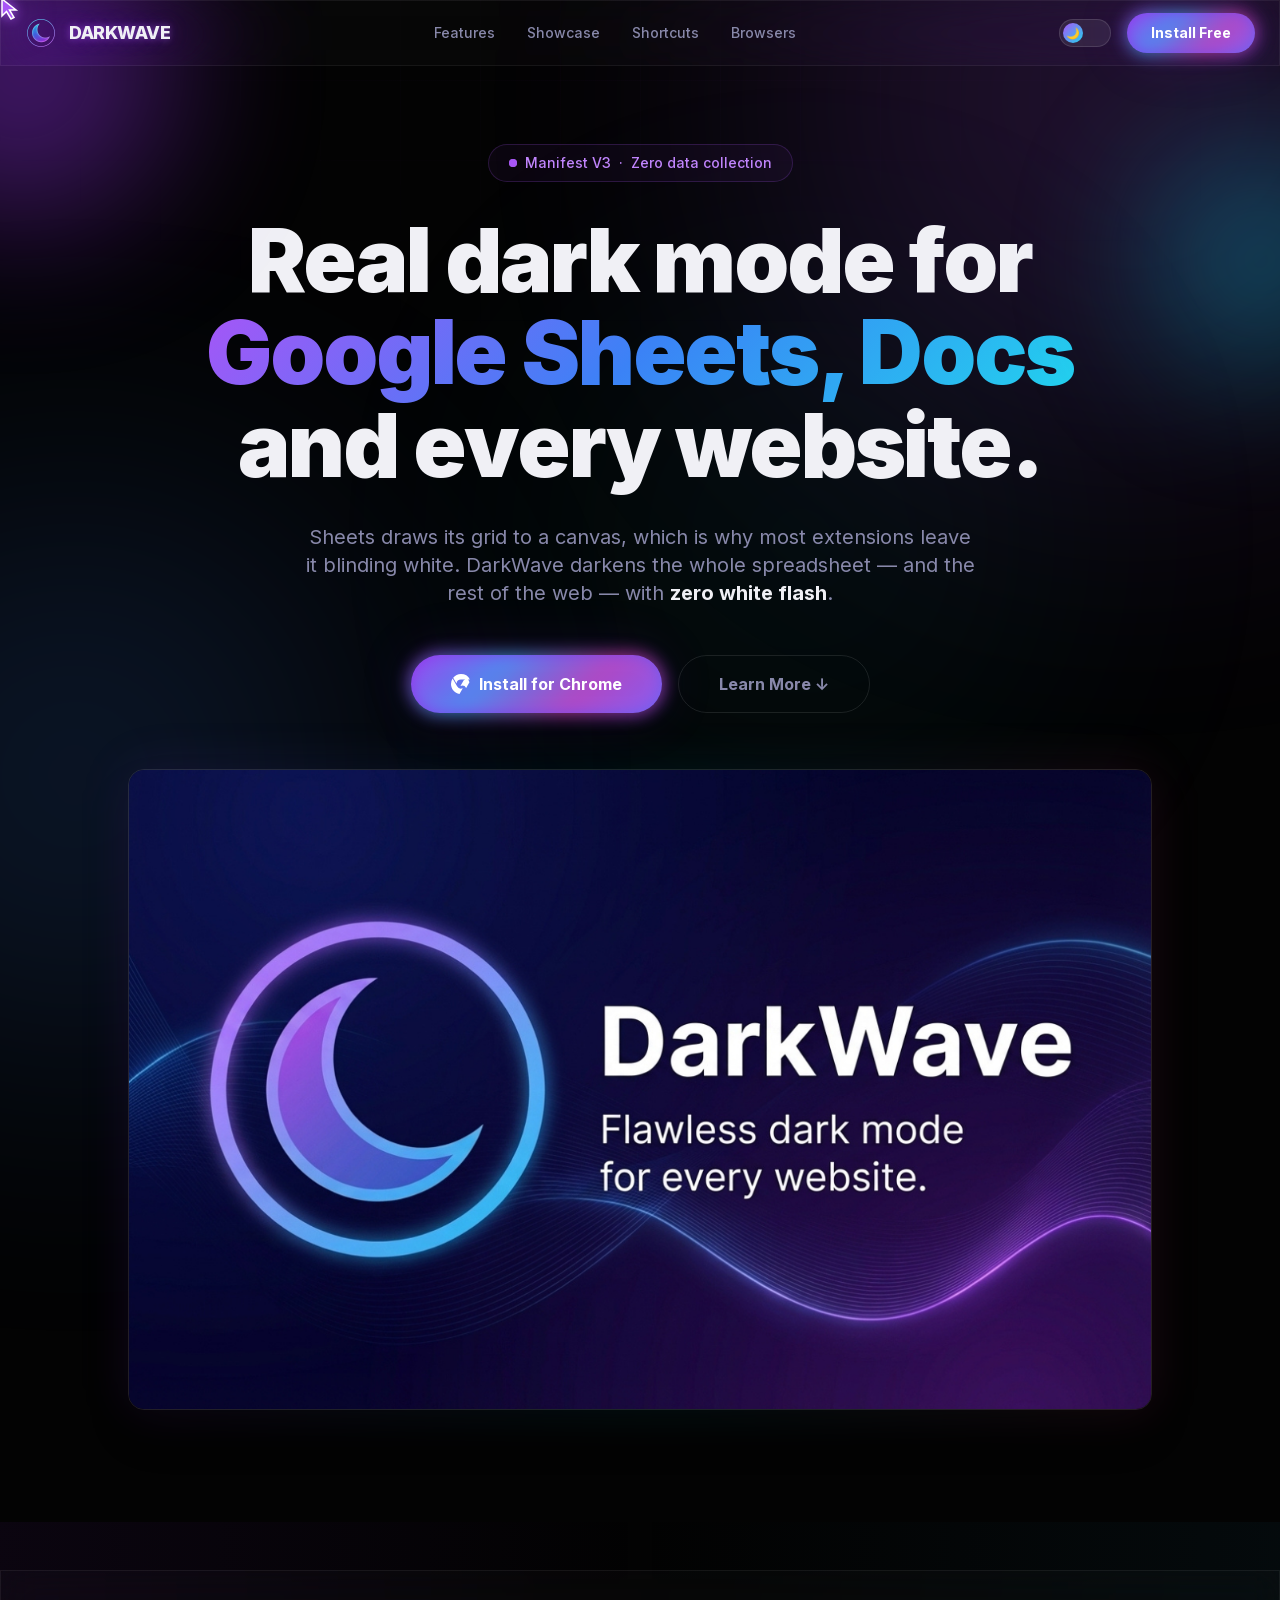
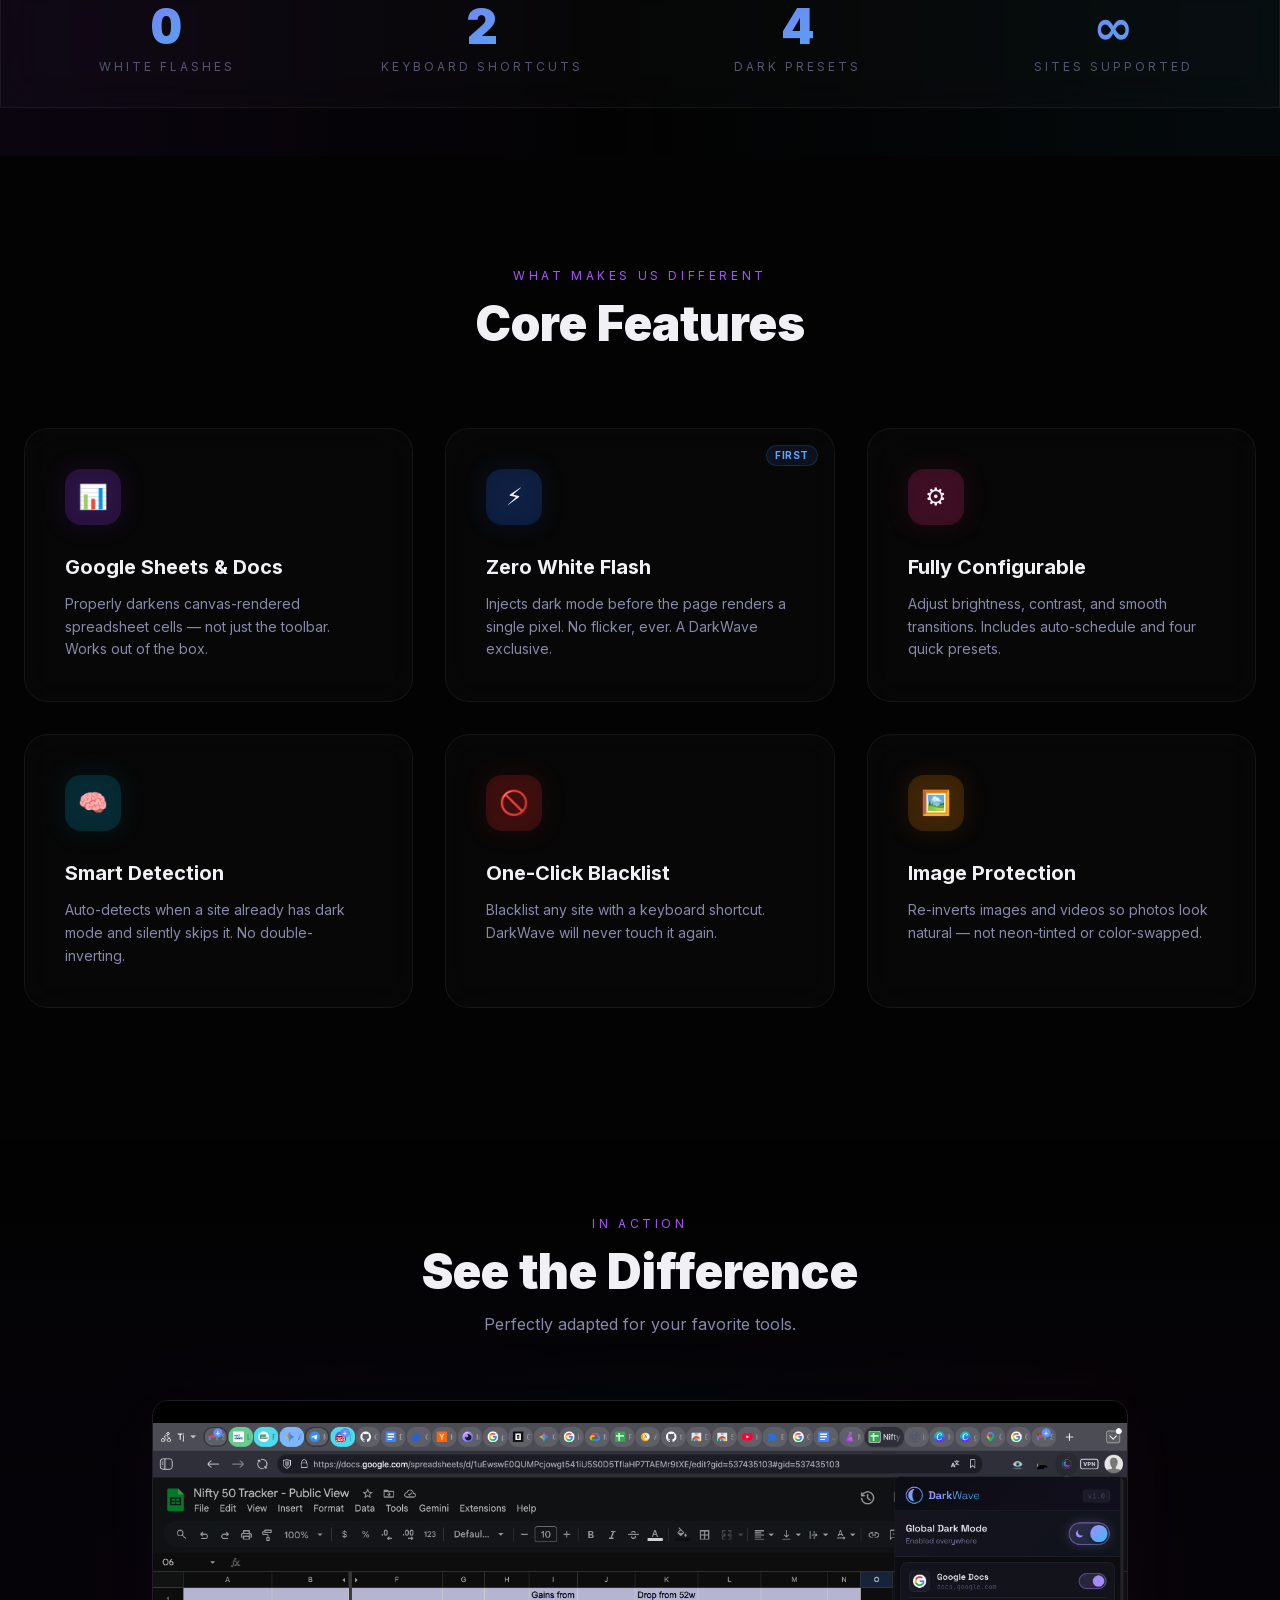
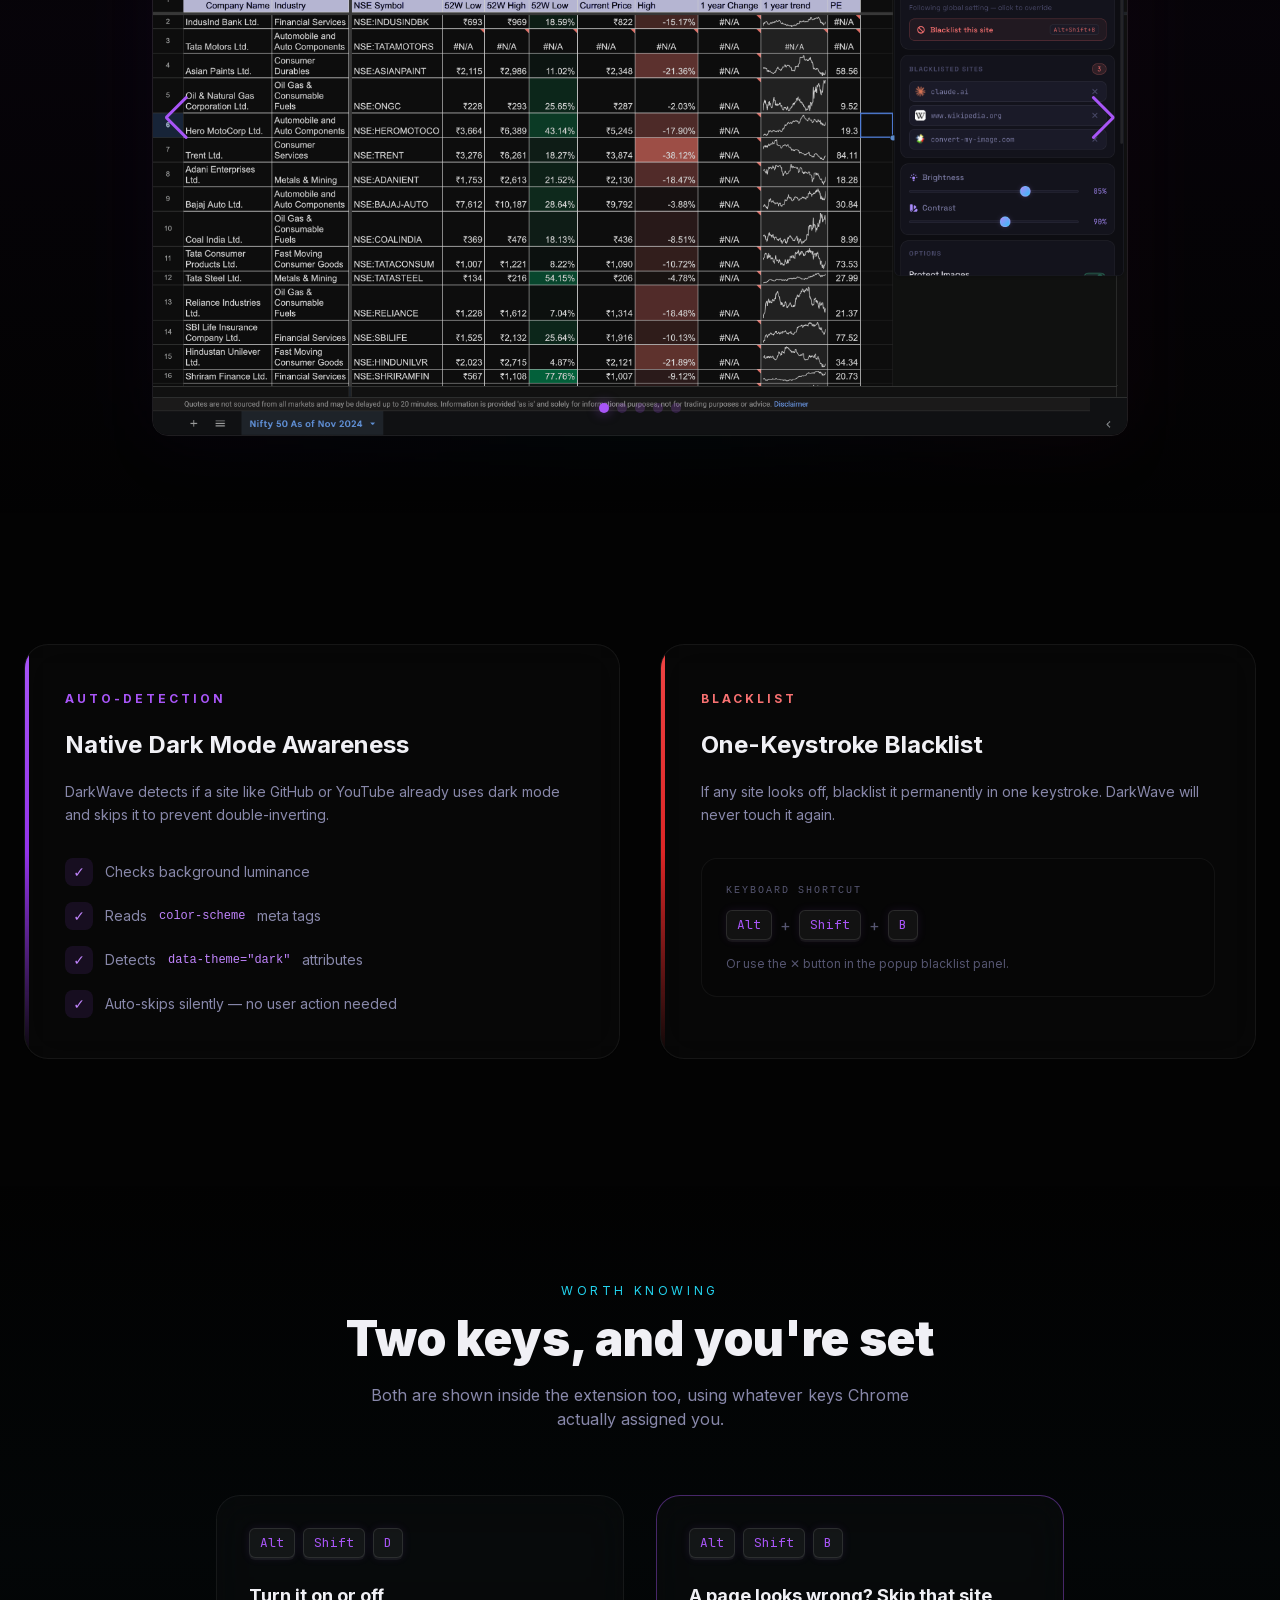
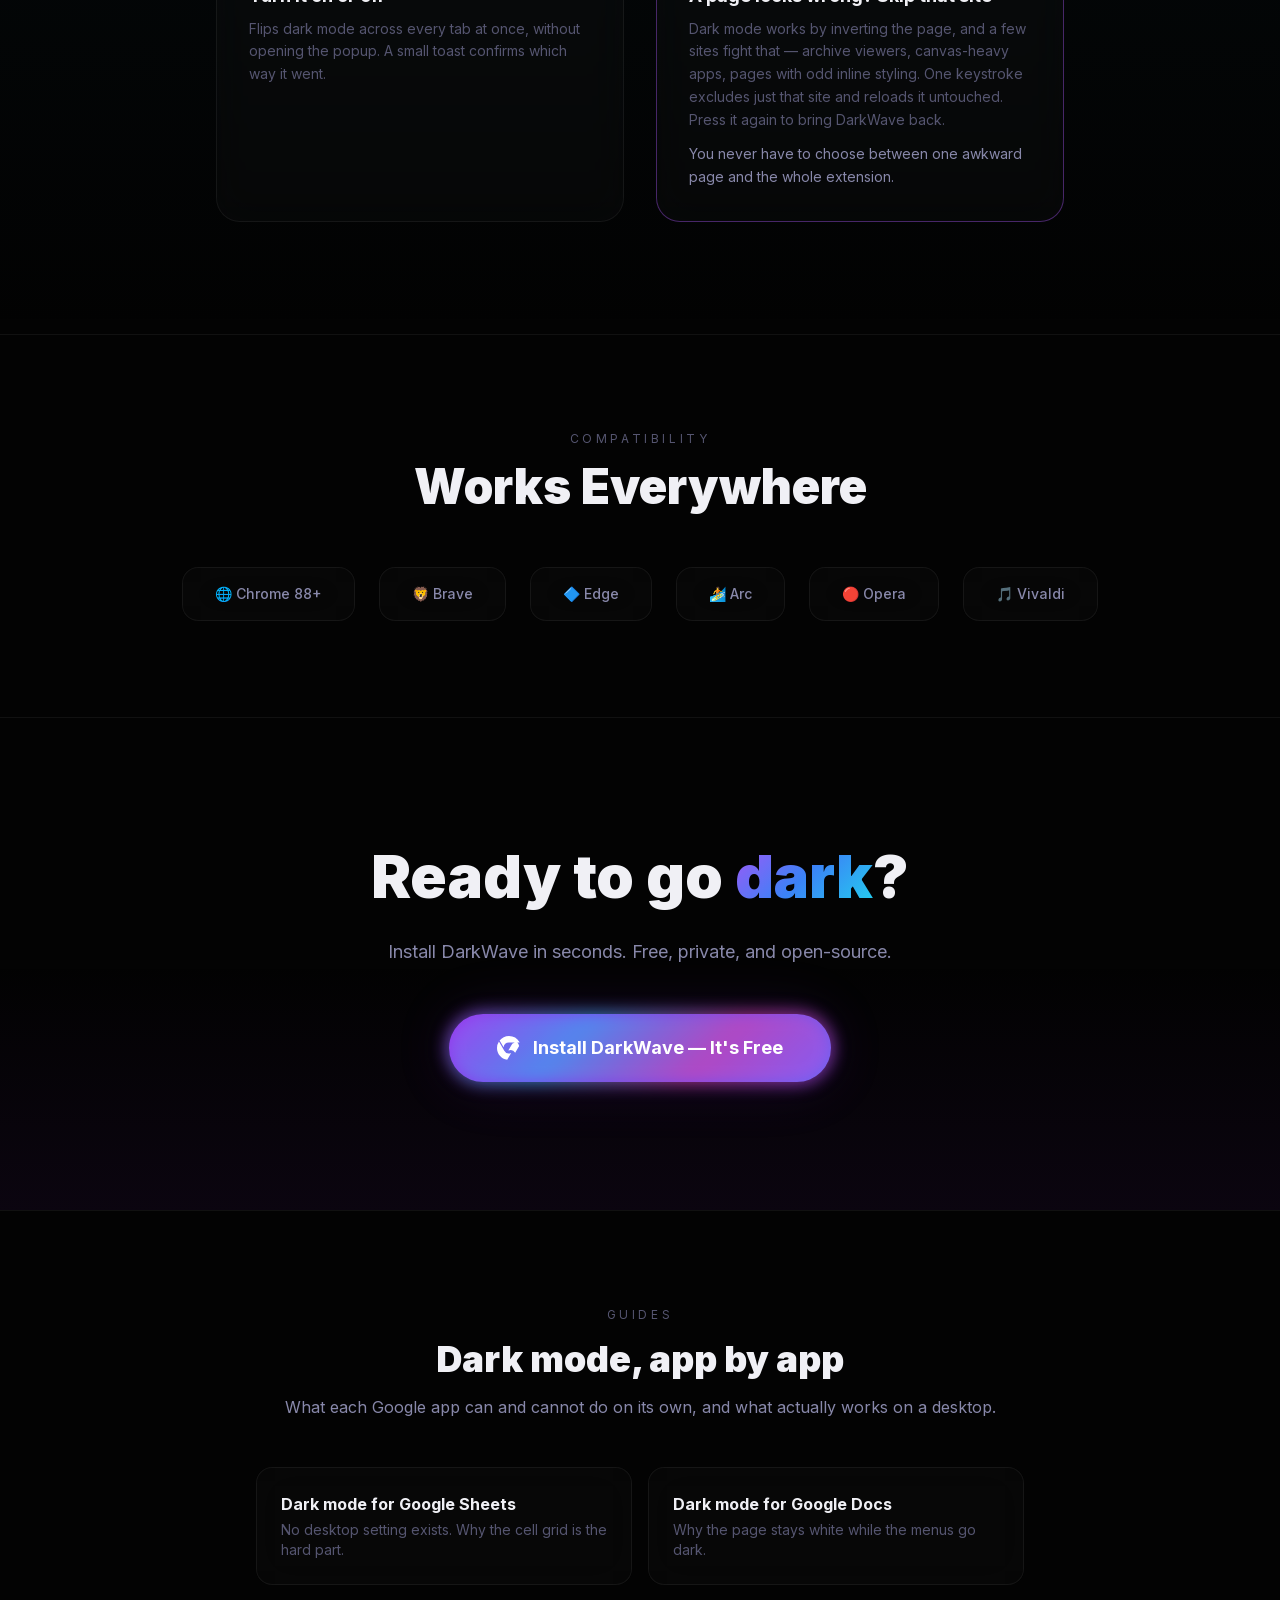
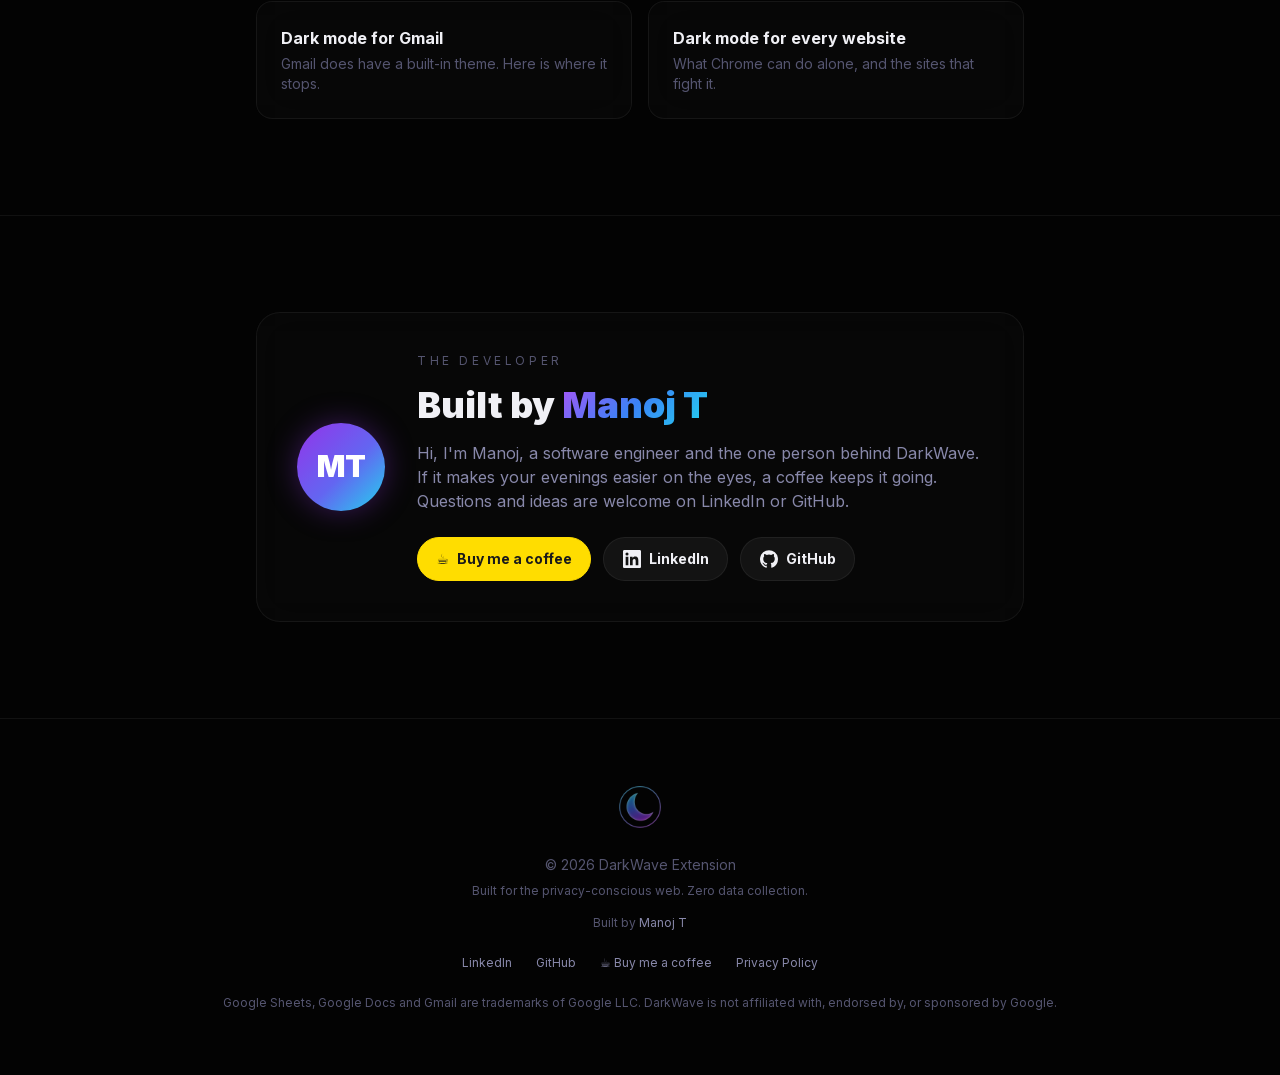
<file: index.html>
<!DOCTYPE html>
<html lang="en" data-theme="dark">
<head>
    <meta charset="UTF-8">
    <meta name="viewport" content="width=device-width, initial-scale=1.0, maximum-scale=1.0, user-scalable=no">
    <title>Dark Mode for Google Sheets &amp; Docs — DarkWave Extension</title>
    <meta name="description" content="Free dark mode for Google Sheets, Google Docs and every website. Darkens the whole spreadsheet grid, skips already-dark sites, never flashes white." />
    <link rel="canonical" href="https://tjmanoj.github.io/darkwave/" />

    <!-- Open Graph / Twitter — controls how the link renders when shared -->
    <meta property="og:type" content="website" />
    <meta property="og:url" content="https://tjmanoj.github.io/darkwave/" />
    <meta property="og:title" content="Dark Mode for Google Sheets &amp; Docs — DarkWave" />
    <meta property="og:description" content="True dark mode for Google Sheets, Google Docs and every website. Darkens the whole spreadsheet grid, skips already-dark sites, no white flash." />
    <meta property="og:image" content="https://tjmanoj.github.io/darkwave/images/hero-banner.png" />
    <meta property="og:image:alt" content="Google Sheets shown in dark mode with DarkWave" />
    <meta property="og:site_name" content="DarkWave" />
    <meta name="twitter:card" content="summary_large_image" />
    <meta name="twitter:title" content="Dark Mode for Google Sheets &amp; Docs — DarkWave" />
    <meta name="twitter:description" content="True dark mode for Google Sheets, Google Docs and every website. No white flash." />
    <meta name="twitter:image" content="https://tjmanoj.github.io/darkwave/images/hero-banner.png" />

    <link rel="icon" type="image/png" href="favicon/favicon-96x96.png" sizes="96x96" />
    <link rel="icon" type="image/svg+xml" href="favicon/favicon.svg" />
    <link rel="shortcut icon" href="favicon/favicon.ico" />
    <link rel="apple-touch-icon" sizes="180x180" href="favicon/apple-touch-icon.png" />
    <link rel="manifest" href="favicon/site.webmanifest" />
    <!-- All assets are local. This page previously pulled ~623 KB from three
         third-party hosts before it could render, the worst of it being
         cdn.tailwindcss.com: 407 KB of JavaScript that is not a stylesheet at
         all but an in-browser CSS compiler, generating the page's styles at
         load time. Tailwind's own documentation says that build is for
         development only. It was render-blocking, so until it downloaded AND
         executed there were no styles at all.

         css/tailwind.css is the same utilities compiled ahead of time by the
         Tailwind CLI scanning this file — 18 KB, ~4 KB gzipped, visually
         identical. Regenerate it after adding or removing classes:

           npx tailwindcss@3 -i input.css -o css/tailwind.css --minify \
             --content index.html

         Keep this link BEFORE the inline <style> below, which is written to
         override Tailwind and must stay later in the cascade. -->
    <link rel="stylesheet" href="css/tailwind.css" />
    <link rel="stylesheet" href="vendor/swiper-bundle.min.css" />

    <style>
        /* Bundled variable fonts — one file each covers the whole weight range.
           Replaces the Google Fonts stylesheet, which cost a third-party
           round-trip before first paint and leaked every visitor's IP. */
        @font-face {
            font-family: 'Inter';
            font-style: normal;
            font-weight: 100 900;
            font-display: swap;
            src: url('fonts/inter-latin.woff2') format('woff2');
        }
        @font-face {
            font-family: 'JetBrains Mono';
            font-style: normal;
            font-weight: 400 500;
            font-display: swap;
            src: url('fonts/jetbrains-mono-latin.woff2') format('woff2');
        }

        :root {
            --bg-primary: #030303;
            --bg-secondary: #0a0a0f;
            --bg-card: rgba(255,255,255,0.02);
            --bg-card-hover: rgba(255,255,255,0.05);
            --text-primary: #f0f0f5;
            --text-secondary: #8888aa;
            --text-muted: #555570;
            --border: rgba(255,255,255,0.06);
            --border-hover: rgba(168,85,247,0.4);
            --purple: #a855f7;
            --purple-glow: rgba(168,85,247,0.5);
            --blue: #3b82f6;
            --cyan: #22d3ee;
            --pink: #ec4899;
            --neon-glow: 0 0 15px var(--purple-glow), 0 0 60px rgba(168,85,247,0.15);
        }

        [data-theme="light"] {
            --bg-primary: #f8f8fc;
            --bg-secondary: #efeffa;
            --bg-card: rgba(0,0,0,0.02);
            --bg-card-hover: rgba(0,0,0,0.05);
            --text-primary: #111118;
            --text-secondary: #555570;
            --text-muted: #8888aa;
            --border: rgba(0,0,0,0.08);
            --border-hover: rgba(168,85,247,0.5);
        }

        * { margin: 0; padding: 0; box-sizing: border-box; }

        body {
            font-family: 'Inter', system-ui, sans-serif;
            background: var(--bg-primary);
            color: var(--text-primary);
            overflow-x: hidden;
            transition: background 0.6s ease, color 0.5s ease;
        }

        /* ─── Animated grid background ───────────────────────────── */
        .grid-bg {
            position: fixed;
            inset: 0;
            z-index: 0;
            background-image:
                linear-gradient(rgba(168,85,247,0.02) 1px, transparent 1px),
                linear-gradient(90deg, rgba(168,85,247,0.02) 1px, transparent 1px);
            background-size: 80px 80px;
            mask-image: radial-gradient(ellipse 60% 40% at 50% 0%, black 20%, transparent 100%);
            -webkit-mask-image: radial-gradient(ellipse 60% 40% at 50% 0%, black 20%, transparent 100%);
        }
        [data-theme="light"] .grid-bg { opacity: 0.4; }

        /* ─── Animated aurora blobs ──────────────────────────────── */
        .aurora {
            position: fixed;
            border-radius: 50%;
            filter: blur(140px);
            opacity: 0.18;
            z-index: 0;
            pointer-events: none;
        }
        .aurora-1 { width: 700px; height: 700px; background: var(--purple); top: -250px; right: -200px; }
        .aurora-2 { width: 550px; height: 550px; background: var(--blue); bottom: -150px; left: -200px; }
        .aurora-3 { width: 450px; height: 450px; background: var(--cyan); top: 35%; left: 45%; opacity: 0.08; }
        [data-theme="light"] .aurora { opacity: 0.08; }


        /* ─── Glass morphism ─────────────────────────────────────── */
        .glass {
            background: var(--bg-card);
            backdrop-filter: blur(20px) saturate(1.2);
            -webkit-backdrop-filter: blur(20px) saturate(1.2);
            border: 1px solid var(--border);
            transition: all 0.4s cubic-bezier(0.25, 0.8, 0.25, 1);
        }
        .glass:hover {
            background: var(--bg-card-hover);
            border-color: var(--border-hover);
            box-shadow: var(--neon-glow);
            transform: translateY(-4px);
        }

        /* ─── Neon text ──────────────────────────────────────────── */
        .neon-text {
            text-shadow:
                0 0 7px rgba(168,85,247,0.6),
                0 0 20px rgba(168,85,247,0.3),
                0 0 60px rgba(168,85,247,0.15);
        }
        [data-theme="light"] .neon-text {
            text-shadow: none;
            color: var(--purple);
        }

        /* ─── Gradient text ──────────────────────────────────────── */
        .gradient-text {
            background: linear-gradient(135deg, #a855f7 0%, #3b82f6 50%, #22d3ee 100%);
            -webkit-background-clip: text;
            background-clip: text;
            -webkit-text-fill-color: transparent;
            background-size: 100% 100%;
        }

        /* ─── Neon underline ─────────────────────────────────────── */
        .neon-link {
            position: relative;
            color: var(--text-secondary);
            transition: color 0.3s;
        }
        .neon-link::after {
            content: '';
            position: absolute;
            bottom: -4px;
            left: 0;
            width: 0;
            height: 2px;
            background: linear-gradient(90deg, var(--purple), var(--cyan));
            border-radius: 2px;
            transition: width 0.4s cubic-bezier(0.25, 0.8, 0.25, 1);
            box-shadow: 0 0 8px var(--purple-glow);
        }
        .neon-link:hover { color: var(--purple); }
        .neon-link:hover::after { width: 100%; }

        /* ─── Install button ─────────────────────────────────────── */
        .install-btn {
            position: relative;
            background: linear-gradient(135deg, #9333ea, #7c3aed, #6366f1);
            background-size: 100% 100%;
            box-shadow: 0 0 20px rgba(147,51,234,0.4), 0 0 60px rgba(147,51,234,0.15);
            transition: all 0.3s;
        }
        .install-btn:hover {
            transform: translateY(-2px) scale(1.03);
            box-shadow: 0 0 30px rgba(147,51,234,0.6), 0 0 80px rgba(147,51,234,0.25);
        }
        .install-btn::before {
            content: '';
            position: absolute;
            inset: -2px;
            border-radius: inherit;
            background: linear-gradient(135deg, var(--purple), var(--cyan), var(--pink), var(--purple));
            background-size: 100% 100%;
            z-index: -1;
            filter: blur(8px);
            opacity: 0.5;
        }

        /* ─── Theme toggle ───────────────────────────────────────── */
        .theme-toggle {
            width: 52px;
            height: 28px;
            border-radius: 28px;
            background: rgba(255,255,255,0.08);
            border: 1px solid rgba(255,255,255,0.12);
            cursor: pointer;
            position: relative;
            transition: all 0.4s;
            flex-shrink: 0;
        }
        .theme-toggle .knob {
            position: absolute;
            top: 3px;
            left: 3px;
            width: 20px;
            height: 20px;
            border-radius: 50%;
            background: linear-gradient(135deg, var(--purple), var(--cyan));
            transition: all 0.4s cubic-bezier(0.68, -0.55, 0.27, 1.55);
            display: flex;
            align-items: center;
            justify-content: center;
            font-size: 11px;
        }
        [data-theme="light"] .theme-toggle { background: rgba(0,0,0,0.06); border-color: rgba(0,0,0,0.12); }
        [data-theme="light"] .theme-toggle .knob {
            transform: translateX(24px);
            background: linear-gradient(135deg, #f59e0b, #f97316);
        }

        /* ─── Stat counter animation ─────────────────────────────── */
        .stat-value {
            font-variant-numeric: tabular-nums;
            background: linear-gradient(135deg, var(--purple), var(--cyan));
            -webkit-background-clip: text;
            background-clip: text;
            -webkit-text-fill-color: transparent;
        }

        /* ─── Feature cards special ──────────────────────────────── */
        .feature-card {
            position: relative;
            overflow: hidden;
        }
        .feature-card::before {
            content: '';
            position: absolute;
            top: 0; left: 0;
            width: 100%; height: 100%;
            background: radial-gradient(circle at var(--mouse-x, 50%) var(--mouse-y, 50%), rgba(168,85,247,0.08) 0%, transparent 60%);
            pointer-events: none;
            transition: opacity 0.3s;
            opacity: 0;
        }
        .feature-card:hover::before { opacity: 1; }

        /* ─── Glow icon containers ───────────────────────────────── */
        .glow-icon {
            position: relative;
        }
        .glow-icon::after {
            content: '';
            position: absolute;
            inset: -4px;
            border-radius: inherit;
            background: inherit;
            filter: blur(12px);
            opacity: 0.4;
            z-index: -1;
        }

        /* ─── Keyboard keys ──────────────────────────────────────── */
        kbd {
            background: rgba(255,255,255,0.05);
            border: 1px solid rgba(255,255,255,0.1);
            padding: 4px 10px;
            border-radius: 6px;
            font-family: 'JetBrains Mono', monospace;
            font-size: 0.8em;
            color: var(--purple);
            box-shadow: 0 2px 0 rgba(255,255,255,0.05), 0 0 10px rgba(168,85,247,0.1);
            transition: all 0.3s;
        }
        kbd:hover {
            box-shadow: 0 2px 0 rgba(255,255,255,0.1), 0 0 20px rgba(168,85,247,0.3);
            transform: translateY(-1px);
            border-color: var(--purple);
        }
        [data-theme="light"] kbd {
            background: rgba(0,0,0,0.04);
            border-color: rgba(0,0,0,0.1);
            box-shadow: 0 2px 0 rgba(0,0,0,0.05);
        }

        /* ─── Swiper overrides ───────────────────────────────────── */
        .swiper-pagination-bullet { background: var(--purple) !important; width: 10px; height: 10px; }
        .swiper-pagination-bullet-active { box-shadow: 0 0 12px var(--purple-glow); }
        .swiper-button-next, .swiper-button-prev { color: var(--purple) !important; }

        /* ─── Scroll progress bar ────────────────────────────────── */
        .scroll-progress {
            position: fixed;
            top: 0; left: 0;
            height: 3px;
            background: linear-gradient(90deg, var(--purple), var(--cyan), var(--pink));
            z-index: 9999;
            transition: width 0.1s;
            box-shadow: 0 0 10px var(--purple-glow);
        }

        /* ─── Pulse ring animation ───────────────────────────────── */

        /* ─── Reveal animations ──────────────────────────────────── */
        .reveal { opacity: 1; }
        

        /* ─── Hero glow orbs ─────────────────────────────────────── */
        .hero-orb {
            position: absolute;
            border-radius: 50%;
            filter: blur(80px);
            pointer-events: none;
            opacity: 0.45;
        }

        /* ─── Marquee ────────────────────────────────────────────── */
        .marquee-track {
            display: flex;
            flex-wrap: wrap;
            justify-content: center;
            row-gap: 12px;
        }

        /* ─── Smooth section transitions ─────────────────────────── */
        section { position: relative; z-index: 1; }

        /* ─── Custom neon cursor ─────────────────────────────────── */
        .cursor-icon {
            position: fixed;
            width: 24px;
            height: 24px;
            pointer-events: none;
            z-index: 99999;
            transform: translate(-2px, -2px);
            filter: drop-shadow(0 0 6px var(--purple)) drop-shadow(0 0 18px var(--purple-glow));
            transition: filter 0.3s;
        }
        .cursor-icon svg { width: 100%; height: 100%; }
        .cursor-icon.hover-purple { filter: drop-shadow(0 0 8px #a855f7) drop-shadow(0 0 24px rgba(168,85,247,0.6)); }
        .cursor-icon.hover-cyan   { filter: drop-shadow(0 0 8px #22d3ee) drop-shadow(0 0 24px rgba(34,211,238,0.6)); }
        .cursor-icon.hover-pink   { filter: drop-shadow(0 0 8px #ec4899) drop-shadow(0 0 24px rgba(236,72,153,0.6)); }
        .cursor-icon.hover-blue   { filter: drop-shadow(0 0 8px #3b82f6) drop-shadow(0 0 24px rgba(59,130,246,0.6)); }
        .cursor-icon.hover-red    { filter: drop-shadow(0 0 8px #ef4444) drop-shadow(0 0 24px rgba(239,68,68,0.6)); }
        .cursor-icon.hover-amber  { filter: drop-shadow(0 0 8px #f59e0b) drop-shadow(0 0 24px rgba(245,158,11,0.6)); }
        .cursor-icon.hover-link   { filter: drop-shadow(0 0 10px #22d3ee) drop-shadow(0 0 28px rgba(34,211,238,0.6)); }
        .cursor-icon .cursor-fill  { transition: fill 0.3s; fill: var(--purple); }
        .cursor-icon .cursor-stroke { transition: stroke 0.3s; stroke: #fff; stroke-width: 1.5; fill: none; }
        .cursor-icon.hover-purple .cursor-fill { fill: #a855f7; }
        .cursor-icon.hover-cyan   .cursor-fill { fill: #22d3ee; }
        .cursor-icon.hover-pink   .cursor-fill { fill: #ec4899; }
        .cursor-icon.hover-blue   .cursor-fill { fill: #3b82f6; }
        .cursor-icon.hover-red    .cursor-fill { fill: #ef4444; }
        .cursor-icon.hover-amber  .cursor-fill { fill: #f59e0b; }
        .cursor-icon.hover-link   .cursor-fill { fill: #22d3ee; }

        /* Hide custom cursor on touch devices */
        @media (hover: none), (pointer: coarse) {
            .cursor-icon { display: none !important; }
        }
        /* Use default cursor on interactive elements for accessibility */
        body { cursor: none; }
        a, button, input, select, textarea, [role="button"], .theme-toggle, .swiper-button-next, .swiper-button-prev {
            cursor: none !important;
        }
        @media (hover: none), (pointer: coarse) {
            body, a, button, input, select, textarea, [role="button"], .theme-toggle { cursor: auto !important; }
        }

        /* ─── The developer ──────────────────────────────────────── */
        /* Written here rather than as Tailwind utilities: css/tailwind.css is
           compiled ahead of time and only holds the classes this page used
           when it was built. */
        .maker-card {
            display: flex;
            align-items: center;
            gap: 2rem;
            padding: 2.5rem;
            border-radius: 1.5rem;
            text-align: left;
        }
        .maker-card:hover { transform: none; }
        .maker-avatar {
            flex-shrink: 0;
            width: 88px;
            height: 88px;
            border-radius: 50%;
            display: grid;
            place-items: center;
            font-size: 1.9rem;
            font-weight: 900;
            letter-spacing: -0.02em;
            color: #fff;
            background: linear-gradient(135deg, #9333ea, #6366f1 55%, #22d3ee);
            box-shadow: 0 0 30px rgba(147,51,234,0.35);
        }
        .maker-links {
            display: flex;
            flex-wrap: wrap;
            gap: 0.75rem;
            margin-top: 1.5rem;
        }
        .maker-btn {
            display: inline-flex;
            align-items: center;
            gap: 0.5rem;
            padding: 0.65rem 1.15rem;
            border-radius: 999px;
            font-size: 0.875rem;
            font-weight: 700;
            color: var(--text-primary);
            background: var(--bg-card-hover);
            border: 1px solid var(--border);
            transition: border-color 0.3s, box-shadow 0.3s, transform 0.3s;
        }
        .maker-btn:hover {
            border-color: var(--border-hover);
            box-shadow: var(--neon-glow);
            transform: translateY(-2px);
        }
        .maker-btn svg { width: 18px; height: 18px; flex-shrink: 0; }
        /* Buy Me a Coffee's own yellow, so the button reads as theirs. */
        .coffee-btn {
            color: #1a1a1a;
            background: #ffdd00;
            border-color: #ffdd00;
        }
        .coffee-btn:hover {
            border-color: #ffdd00;
            box-shadow: 0 0 20px rgba(255,221,0,0.35);
        }
        .footer-maker a { color: var(--text-secondary); }
        @media (max-width: 640px) {
            .maker-card { flex-direction: column; text-align: center; padding: 1.75rem 1.25rem; gap: 1.25rem; }
            .maker-links { justify-content: center; }
        }

        /* ─── Mobile hamburger ───────────────────────────────────── */
        .mobile-menu-btn {
            display: none;
            flex-direction: column;
            gap: 5px;
            background: none;
            border: none;
            cursor: none;
            padding: 4px;
            z-index: 60;
        }
        .mobile-menu-btn span {
            display: block;
            width: 22px;
            height: 2px;
            background: var(--text-primary);
            border-radius: 2px;
            transition: all 0.3s;
        }
        .mobile-menu-btn.active span:nth-child(1) { transform: rotate(45deg) translate(5px, 5px); }
        .mobile-menu-btn.active span:nth-child(2) { opacity: 0; }
        .mobile-menu-btn.active span:nth-child(3) { transform: rotate(-45deg) translate(5px, -5px); }

        .mobile-nav {
            display: none;
            position: fixed;
            top: 0; left: 0; right: 0; bottom: 0;
            background: rgba(3,3,3,0.95);
            backdrop-filter: blur(30px);
            -webkit-backdrop-filter: blur(30px);
            z-index: 55;
            flex-direction: column;
            align-items: center;
            justify-content: center;
            gap: 32px;
        }
        .mobile-nav.open { display: flex; }
        .mobile-nav a {
            font-size: 1.5rem;
            font-weight: 700;
            color: var(--text-primary);
            transition: color 0.3s;
        }
        .mobile-nav a:hover { color: var(--purple); }
        [data-theme="light"] .mobile-nav { background: rgba(248,248,252,0.95); }

        /* ── Mobile tweaks ───────────────────────────────────────── */
        @media (max-width: 768px) {
            .aurora { opacity: 0.10; }
            .aurora-1 { width: 320px; height: 320px; }
            .aurora-2 { width: 270px; height: 270px; }
            .aurora-3 { width: 220px; height: 220px; }

            .mobile-menu-btn { display: flex; }

            /* Nav */
            nav { padding: 12px 16px; }
            nav .text-lg { font-size: 0.9rem; }

            /* Hero */
            section.relative.pt-36 { padding-top: 6rem; padding-bottom: 4rem; }
            h1.text-5xl { font-size: 2.2rem !important; line-height: 1.15 !important; }
            .hero-orb { display: none; }
            .float-badge { font-size: 0.75rem; padding: 6px 14px; }

            /* CTA buttons stacked on mobile */
            .flex.flex-wrap.gap-4 { flex-direction: column; align-items: center; }
            .install-btn.px-10 { width: 100%; max-width: 320px; justify-content: center; padding: 14px 24px; }
            a[href="#features"].px-10 { width: 100%; max-width: 320px; text-align: center; padding: 14px 24px; }

            /* Stats */
            .stat-value { font-size: 2rem !important; }

            /* Feature cards */
            .feature-card { padding: 1.5rem !important; }
            .feature-card .glow-icon { width: 48px; height: 48px; margin-bottom: 1rem; }
            .grid.md\:grid-cols-3 { gap: 1rem; }

            /* Smart detection + blacklist */
            .grid.md\:grid-cols-2 { gap: 1rem; }
            .glass.p-10 { padding: 1.5rem; }

            /* Shortcuts */
            .glass.p-8 { padding: 1.5rem; }
            kbd { padding: 3px 8px; font-size: 0.75em; }
            h2.text-4xl { font-size: 1.75rem !important; }

            /* Swiper arrows smaller on mobile */
            .swiper-button-next, .swiper-button-prev { transform: scale(0.7); }
            .swiper-button-next { right: 2px !important; }
            .swiper-button-prev { left: 2px !important; }

            /* CTA bottom */
            h2.text-4xl.md\:text-6xl { font-size: 1.75rem !important; }
            .install-btn.px-12 { padding: 14px 28px; font-size: 1rem; }

            /* Footer */
            footer { padding: 2rem 1rem; }

            /* Browser marquee pills */
            .marquee-track .glass { padding: 10px 16px; font-size: 0.8rem; }
        }

        @media (max-width: 480px) {
            h1.text-5xl { font-size: 1.75rem !important; }
            .text-lg.md\:text-xl { font-size: 0.95rem; }
            .feature-card h3 { font-size: 1rem; }
            .feature-card p { font-size: 0.8rem; }
            .stat-value { font-size: 1.5rem !important; }
            .text-xs.uppercase { font-size: 0.6rem; }
        }
    </style>

    <!-- SoftwareApplication structured data. Still rich-result eligible per
         Google's software-app docs; `offers` plus either `aggregateRating` or
         `review` is the requirement.

         aggregateRating is deliberately OMITTED for now. With 3 ratings,
         publishing "4.0 from 3 reviews" advertises that almost nobody has
         reviewed the extension, which costs more clicks than the star markup
         wins. Add it back once the Web Store listing is past roughly 25
         ratings, and keep the numbers synced to the live figures — stale or
         inflated ratings are a manual-action risk. -->
    <script type="application/ld+json">
    {
      "@context": "https://schema.org",
      "@type": "SoftwareApplication",
      "name": "DarkWave — Dark Mode for Google Sheets, Docs & Every Website",
      "alternateName": "DarkWave",
      "url": "https://tjmanoj.github.io/darkwave/",
      "installUrl": "https://chromewebstore.google.com/detail/ngdneacppnmejcikcnkccpfdclclkioe",
      "downloadUrl": "https://chromewebstore.google.com/detail/ngdneacppnmejcikcnkccpfdclclkioe",
      "applicationCategory": "BrowserApplication",
      "applicationSubCategory": "Browser Extension",
      "operatingSystem": "Chrome, Edge, Brave, Vivaldi, Arc, Opera, Firefox",
      "browserRequirements": "Requires a browser with Manifest V3 extension support",
      "softwareVersion": "1.1.0",
      "description": "Dark mode for Google Sheets, Google Docs and every website. Darkens the whole spreadsheet grid, re-inverts images so photos keep their real colours, skips sites that already have a dark theme, and injects at document_start so there is no white flash. Adjustable brightness and contrast, per-site overrides, auto schedule. Makes no network requests.",
      "featureList": [
        "Dark mode for the Google Sheets canvas grid, frozen panes and formula bar",
        "Dark mode for Google Docs and Gmail",
        "Skips websites that already have their own dark theme",
        "Per-site dark mode override and a site exclusion list",
        "Brightness slider from 50 to 100 percent",
        "Contrast slider from 50 to 120 percent",
        "Image protection so photos and video keep their original colours",
        "Auto schedule from sunset to sunrise or any chosen hours",
        "Keyboard shortcuts to toggle dark mode and to skip a single site",
        "No white flash - styles are injected at document_start",
        "Four presets including a true-black option for OLED screens",
        "No network requests and no data collection"
      ],
      "screenshot": "https://tjmanoj.github.io/darkwave/images/slide1.png",
      "image": "https://tjmanoj.github.io/darkwave/images/logo.png",
      "offers": {
        "@type": "Offer",
        "price": "0",
        "priceCurrency": "USD",
        "availability": "https://schema.org/InStock"
      },
      "isAccessibleForFree": true,
      "author": {
        "@type": "Person",
        "name": "Manoj T",
        "url": "https://www.linkedin.com/in/tmanojofficial/",
        "sameAs": [
          "https://www.linkedin.com/in/tmanojofficial/",
          "https://github.com/tjmanoj"
        ]
      },
      "publisher": {
        "@type": "Organization",
        "name": "DarkWave",
        "url": "https://tjmanoj.github.io/darkwave/"
      }
    }
    </script>
</head>
<body>

    <!-- Custom cursor -->
    <div class="cursor-icon" id="cursorIcon">
        <svg viewBox="0 0 24 24" xmlns="http://www.w3.org/2000/svg">
            <path class="cursor-fill" d="M4 1L4 18L8.5 13.5L13 21L16 19.5L11.5 12H18L4 1Z"/>
            <path class="cursor-stroke" d="M4 1L4 18L8.5 13.5L13 21L16 19.5L11.5 12H18L4 1Z"/>
        </svg>
    </div>

    <!-- Background layers -->
    <div class="grid-bg"></div>
    <div class="aurora aurora-1"></div>
    <div class="aurora aurora-2"></div>
    <div class="aurora aurora-3"></div>
        <div class="scroll-progress" id="scrollProgress"></div>

    <!-- ═══ NAVIGATION ═══════════════════════════════════════════ -->
    <nav class="fixed w-full z-50 glass py-3 px-6 flex justify-between items-center" style="backdrop-filter: blur(30px) saturate(1.5);">
        <div class="flex items-center gap-3">
            <img src="images/logo.png" alt="DarkWave Logo" class="w-8 h-8 pulse-ring rounded-full">
            <span class="text-lg font-extrabold tracking-tight neon-text uppercase">DarkWave</span>
        </div>
        <div class="hidden md:flex gap-8 text-sm font-medium">
            <a href="#features" class="neon-link">Features</a>
            <a href="#showcase" class="neon-link">Showcase</a>
            <a href="#shortcuts" class="neon-link">Shortcuts</a>
            <a href="#compatibility" class="neon-link">Browsers</a>
        </div>
        <div class="flex items-center gap-4">
            <div class="theme-toggle" id="themeToggle" title="Toggle light/dark mode">
                <div class="knob">
                    <span id="themeIcon">🌙</span>
                </div>
            </div>
            <a href="https://chromewebstore.google.com/detail/ngdneacppnmejcikcnkccpfdclclkioe" target="_blank" rel="noopener" class="install-btn text-white px-6 py-2.5 rounded-full font-bold text-sm relative z-10 hidden sm:inline-flex">
                Install Free
            </a>
            <button class="mobile-menu-btn" id="mobileMenuBtn" aria-label="Toggle menu">
                <span></span><span></span><span></span>
            </button>
        </div>
    </nav>

    <!-- Mobile full-screen nav -->
    <div class="mobile-nav" id="mobileNav">
        <a href="#features" class="mobile-nav-link">Features</a>
        <a href="#showcase" class="mobile-nav-link">Showcase</a>
        <a href="#shortcuts" class="mobile-nav-link">Shortcuts</a>
        <a href="#compatibility" class="mobile-nav-link">Browsers</a>
        <a href="https://chromewebstore.google.com/detail/ngdneacppnmejcikcnkccpfdclclkioe" target="_blank" rel="noopener" class="install-btn text-white px-8 py-3 rounded-full font-bold text-base relative z-10 mt-4">
            Install Free
        </a>
    </div>

    <!-- ═══ HERO ═════════════════════════════════════════════════ -->
    <section class="relative pt-36 pb-28 px-6 max-w-7xl mx-auto flex flex-col items-center text-center">
        <!-- Decorative orbs -->
        <div class="hero-orb w-[300px] h-[300px] bg-purple-600 -top-20 -left-32"></div>
        <div class="hero-orb w-[200px] h-[200px] bg-cyan-500 top-40 -right-20" style="animation-delay:-2s;"></div>

        <div class="float-badge mb-8 inline-flex items-center gap-2 px-5 py-2 rounded-full border border-purple-500/20 bg-purple-500/5 text-purple-400 text-sm font-medium">
            <span class="relative flex h-2 w-2">
                <span class="animate-ping absolute inline-flex h-full w-full rounded-full bg-purple-400 opacity-75"></span>
                <span class="relative inline-flex rounded-full h-2 w-2 bg-purple-500"></span>
            </span>
            Manifest V3 &nbsp;·&nbsp; Zero data collection
        </div>

        <!-- The H1 carries the target query rather than a slogan. Both market
             leaders rank on long-tail, intent-shaped headings: Dark Reader's H1
             is literally "How to enable Dark Mode on Facebook, Amazon,
             YouTube…", and Night Eye's is "Dark Mode Extension for Any
             Website". Neither ranks on brand voice. -->
        <h1 class="text-5xl md:text-[5.5rem] font-black mb-8 leading-[1.05] tracking-tight">
            Real dark mode for<br>
            <span class="gradient-text">Google Sheets, Docs</span><br>
            and every website.
        </h1>

        <p class="text-lg md:text-xl max-w-2xl mb-12 leading-relaxed" style="color: var(--text-secondary);">
            Sheets draws its grid to a canvas, which is why most extensions leave it blinding white. DarkWave darkens the whole spreadsheet — and the rest of the web — with <strong style="color: var(--text-primary);">zero white flash</strong>.
        </p>

        <div class="flex flex-wrap gap-4 justify-center mb-14">
            <a href="https://chromewebstore.google.com/detail/ngdneacppnmejcikcnkccpfdclclkioe" target="_blank" rel="noopener" class="install-btn text-white px-10 py-4 rounded-full font-bold text-base relative z-10 flex items-center gap-2">
                <svg class="w-5 h-5" viewBox="0 0 24 24" fill="currentColor"><path d="M12 0C8.21 0 4.831 1.757 2.632 4.501l3.953 6.848A5.454 5.454 0 0 1 12 6.545h10.691A12 12 0 0 0 12 0zM1.931 5.47A11.943 11.943 0 0 0 0 12c0 6.012 4.42 10.991 10.189 11.864l3.953-6.847a5.45 5.45 0 0 1-6.865-2.29zm13.342 2.166-3.953 6.848a5.454 5.454 0 0 1 6.865 2.29l3.953-6.849A11.94 11.94 0 0 0 19.636 5.47z"/></svg>
                Install for Chrome
            </a>
            <a href="#features" class="px-10 py-4 rounded-full font-bold text-base border border-white/10 hover:border-purple-500/40 transition-all hover:shadow-[0_0_20px_rgba(168,85,247,0.2)]" style="color: var(--text-secondary);">
                Learn More ↓
            </a>
        </div>

        <!-- Hero image with glow frame -->
        <div class="w-full max-w-5xl relative group">
            <div class="absolute -inset-1 bg-gradient-to-r from-purple-600/20 via-cyan-500/20 to-pink-500/20 rounded-3xl blur-xl opacity-50 group-hover:opacity-80 transition duration-700"></div>
            <div class="relative rounded-2xl overflow-hidden border border-white/10 shadow-2xl">
                <img src="images/hero-banner.png" alt="DarkWave Dashboard" class="w-full">
            </div>
        </div>
    </section>

    <!-- ═══ STATS BAR ════════════════════════════════════════════ -->
    <section class="relative py-12 overflow-hidden">
        <div class="absolute inset-0 bg-gradient-to-r from-purple-900/10 via-transparent to-cyan-900/10"></div>
        <div class="relative glass border-y border-white/5">
            <div class="max-w-7xl mx-auto px-6 py-8 grid grid-cols-2 md:grid-cols-4 gap-8 text-center">
                <div>
                    <h3 class="text-4xl md:text-5xl font-black stat-value" data-count="0">0</h3>
                    <p class="text-xs uppercase tracking-[0.25em] mt-2" style="color: var(--text-muted);">White Flashes</p>
                </div>
                <div>
                    <h3 class="text-4xl md:text-5xl font-black stat-value" data-count="2">2</h3>
                    <p class="text-xs uppercase tracking-[0.25em] mt-2" style="color: var(--text-muted);">Keyboard Shortcuts</p>
                </div>
                <div>
                    <h3 class="text-4xl md:text-5xl font-black stat-value" data-count="4">4</h3>
                    <p class="text-xs uppercase tracking-[0.25em] mt-2" style="color: var(--text-muted);">Dark Presets</p>
                </div>
                <div>
                    <h3 class="text-4xl md:text-5xl font-black stat-value">∞</h3>
                    <p class="text-xs uppercase tracking-[0.25em] mt-2" style="color: var(--text-muted);">Sites Supported</p>
                </div>
            </div>
        </div>
    </section>

    <!-- ═══ FEATURES GRID ════════════════════════════════════════ -->
    <section id="features" class="py-28 px-6 max-w-7xl mx-auto">
        <div class="text-center mb-20">
            <p class="text-xs uppercase tracking-[0.3em] mb-4" style="color: var(--purple);">What makes us different</p>
            <h2 class="text-4xl md:text-5xl font-black">Core Features</h2>
        </div>
        <div class="grid md:grid-cols-3 gap-8">
            <!-- Card 1 -->
            <div class="glass feature-card p-10 rounded-3xl group">
                <div class="glow-icon bg-purple-600/20 w-14 h-14 rounded-2xl flex items-center justify-center mb-7 text-2xl group-hover:scale-110 transition-transform duration-300">📊</div>
                <h3 class="text-xl font-bold mb-3">Google Sheets & Docs</h3>
                <p class="leading-relaxed text-sm" style="color: var(--text-secondary);">Properly darkens canvas-rendered spreadsheet cells — not just the toolbar. Works out of the box.</p>
            </div>
            <!-- Card 2 -->
            <div class="glass feature-card p-10 rounded-3xl group relative">
                <div class="absolute top-4 right-4 px-2 py-0.5 rounded-full text-[10px] font-bold uppercase tracking-wider bg-blue-500/10 text-blue-400 border border-blue-500/20">First</div>
                <div class="glow-icon bg-blue-600/20 w-14 h-14 rounded-2xl flex items-center justify-center mb-7 text-2xl group-hover:scale-110 transition-transform duration-300">⚡</div>
                <h3 class="text-xl font-bold mb-3">Zero White Flash</h3>
                <p class="leading-relaxed text-sm" style="color: var(--text-secondary);">Injects dark mode before the page renders a single pixel. No flicker, ever. A DarkWave exclusive.</p>
            </div>
            <!-- Card 3 -->
            <div class="glass feature-card p-10 rounded-3xl group">
                <div class="glow-icon bg-pink-600/20 w-14 h-14 rounded-2xl flex items-center justify-center mb-7 text-2xl group-hover:scale-110 transition-transform duration-300">⚙️</div>
                <h3 class="text-xl font-bold mb-3">Fully Configurable</h3>
                <p class="leading-relaxed text-sm" style="color: var(--text-secondary);">Adjust brightness, contrast, and smooth transitions. Includes auto-schedule and four quick presets.</p>
            </div>
            <!-- Card 4 -->
            <div class="glass feature-card p-10 rounded-3xl group">
                <div class="glow-icon bg-cyan-600/20 w-14 h-14 rounded-2xl flex items-center justify-center mb-7 text-2xl group-hover:scale-110 transition-transform duration-300">🧠</div>
                <h3 class="text-xl font-bold mb-3">Smart Detection</h3>
                <p class="leading-relaxed text-sm" style="color: var(--text-secondary);">Auto-detects when a site already has dark mode and silently skips it. No double-inverting.</p>
            </div>
            <!-- Card 5 -->
            <div class="glass feature-card p-10 rounded-3xl group">
                <div class="glow-icon bg-red-600/20 w-14 h-14 rounded-2xl flex items-center justify-center mb-7 text-2xl group-hover:scale-110 transition-transform duration-300">🚫</div>
                <h3 class="text-xl font-bold mb-3">One-Click Blacklist</h3>
                <p class="leading-relaxed text-sm" style="color: var(--text-secondary);">Blacklist any site with a keyboard shortcut. DarkWave will never touch it again.</p>
            </div>
            <!-- Card 6 -->
            <div class="glass feature-card p-10 rounded-3xl group">
                <div class="glow-icon bg-amber-600/20 w-14 h-14 rounded-2xl flex items-center justify-center mb-7 text-2xl group-hover:scale-110 transition-transform duration-300">🖼️</div>
                <h3 class="text-xl font-bold mb-3">Image Protection</h3>
                <p class="leading-relaxed text-sm" style="color: var(--text-secondary);">Re-inverts images and videos so photos look natural — not neon-tinted or color-swapped.</p>
            </div>
        </div>
    </section>

    <!-- ═══ SHOWCASE CAROUSEL ════════════════════════════════════ -->
    <section id="showcase" class="py-24 relative overflow-hidden">
        <div class="absolute inset-0 bg-gradient-to-b from-transparent via-purple-900/5 to-transparent"></div>
        <div class="max-w-5xl mx-auto px-6 relative z-10">
            <div class="text-center mb-16">
                <p class="text-xs uppercase tracking-[0.3em] mb-4" style="color: var(--purple);">In Action</p>
                <h2 class="text-4xl md:text-5xl font-black mb-4">See the Difference</h2>
                <p style="color: var(--text-secondary);">Perfectly adapted for your favorite tools.</p>
            </div>
            <div class="relative group">
                <div class="absolute -inset-2 bg-gradient-to-r from-purple-600/10 via-cyan-500/10 to-pink-500/10 rounded-3xl blur-2xl opacity-40 group-hover:opacity-70 transition duration-700"></div>
                <div class="swiper mySwiper rounded-2xl border border-white/10 shadow-2xl relative overflow-hidden">
                    <div class="swiper-wrapper">
                        <div class="swiper-slide"><img src="images/slide1.png" alt="Google Sheets Dark Mode" class="w-full"></div>
                        <div class="swiper-slide"><img src="images/slide2.png" alt="Google Docs Dark Mode" class="w-full"></div>
                        <div class="swiper-slide"><img src="images/slide3.png" alt="GitHub Dark Mode" class="w-full"></div>
                        <div class="swiper-slide"><img src="images/slide4.png" alt="Notion Dark Mode" class="w-full"></div>
                        <div class="swiper-slide"><img src="images/slide5.png" alt="Wikipedia Dark Mode" class="w-full"></div>
                    </div>
                    <div class="swiper-pagination" style="bottom: 16px !important;"></div>
                    <div class="swiper-button-next"></div>
                    <div class="swiper-button-prev"></div>
                </div>
            </div>
        </div>
    </section>

    <!-- ═══ SMART DETECTION + BLACKLIST ══════════════════════════ -->
    <section class="py-28 px-6 max-w-7xl mx-auto grid md:grid-cols-2 gap-10">
        <div class="glass p-10 rounded-3xl relative overflow-hidden group">
            <div class="absolute top-0 left-0 w-1 h-full bg-gradient-to-b from-purple-500 via-purple-600 to-transparent"></div>
            <span class="text-xs font-bold uppercase tracking-[0.25em]" style="color: var(--purple);">Auto-Detection</span>
            <h3 class="text-2xl font-bold mt-5 mb-5">Native Dark Mode Awareness</h3>
            <p class="text-sm mb-8 leading-relaxed" style="color: var(--text-secondary);">DarkWave detects if a site like GitHub or YouTube already uses dark mode and skips it to prevent double-inverting.</p>
            <ul class="space-y-4 text-sm">
                <li class="flex items-center gap-3" style="color: var(--text-secondary);">
                    <span class="w-7 h-7 rounded-lg bg-purple-500/10 flex items-center justify-center text-purple-400 flex-shrink-0">✓</span>
                    Checks background luminance
                </li>
                <li class="flex items-center gap-3" style="color: var(--text-secondary);">
                    <span class="w-7 h-7 rounded-lg bg-purple-500/10 flex items-center justify-center text-purple-400 flex-shrink-0">✓</span>
                    Reads <code class="text-purple-400 text-xs">color-scheme</code> meta tags
                </li>
                <li class="flex items-center gap-3" style="color: var(--text-secondary);">
                    <span class="w-7 h-7 rounded-lg bg-purple-500/10 flex items-center justify-center text-purple-400 flex-shrink-0">✓</span>
                    Detects <code class="text-purple-400 text-xs">data-theme="dark"</code> attributes
                </li>
                <li class="flex items-center gap-3" style="color: var(--text-secondary);">
                    <span class="w-7 h-7 rounded-lg bg-purple-500/10 flex items-center justify-center text-purple-400 flex-shrink-0">✓</span>
                    Auto-skips silently — no user action needed
                </li>
            </ul>
        </div>
        <div class="glass p-10 rounded-3xl relative overflow-hidden group">
            <div class="absolute top-0 left-0 w-1 h-full bg-gradient-to-b from-red-500 via-red-600 to-transparent"></div>
            <span class="text-xs font-bold uppercase tracking-[0.25em] text-red-400">Blacklist</span>
            <h3 class="text-2xl font-bold mt-5 mb-5">One-Keystroke Blacklist</h3>
            <p class="text-sm mb-8 leading-relaxed" style="color: var(--text-secondary);">If any site looks off, blacklist it permanently in one keystroke. DarkWave will never touch it again.</p>
            <div class="bg-black/20 p-6 rounded-2xl border border-white/5">
                <p class="text-[10px] uppercase tracking-[0.2em] mb-3 font-mono" style="color: var(--text-muted);">Keyboard Shortcut</p>
                <div class="flex items-center gap-2">
                    <kbd>Alt</kbd> <span style="color: var(--text-muted);">+</span> <kbd>Shift</kbd> <span style="color: var(--text-muted);">+</span> <kbd>B</kbd>
                </div>
                <p class="text-xs mt-4" style="color: var(--text-muted);">Or use the ✕ button in the popup blacklist panel.</p>
            </div>
        </div>
    </section>

    <!-- ═══ SHORTCUTS ════════════════════════════════════════════ -->
    <section id="shortcuts" class="py-28 text-center relative overflow-hidden">
        <div class="absolute inset-0 bg-gradient-to-b from-transparent via-cyan-900/5 to-transparent"></div>
        <div class="relative z-10 max-w-4xl mx-auto px-6">
            <!-- Framed as "worth knowing", not "power user". The second shortcut
                 here is the difference between someone hitting one awkward page
                 and shrugging, versus hitting it and uninstalling — so it is not
                 an advanced extra, it is core instructions. -->
            <p class="text-xs uppercase tracking-[0.3em] mb-4" style="color: var(--cyan);">Worth knowing</p>
            <h2 class="text-4xl md:text-5xl font-black mb-5">Two keys, and you're set</h2>
            <p class="text-base max-w-xl mx-auto mb-16" style="color: var(--text-secondary);">
                Both are shown inside the extension too, using whatever keys Chrome actually assigned you.
            </p>
            <div class="grid md:grid-cols-2 gap-8 text-left">
                <div class="glass p-8 rounded-3xl group">
                    <div class="mb-6 flex gap-2">
                        <kbd>Alt</kbd> <kbd>Shift</kbd> <kbd>D</kbd>
                    </div>
                    <h4 class="font-bold text-lg mb-2">Turn it on or off</h4>
                    <p class="text-sm leading-relaxed" style="color: var(--text-muted);">
                        Flips dark mode across every tab at once, without opening the popup.
                        A small toast confirms which way it went.
                    </p>
                </div>
                <div class="glass p-8 rounded-3xl group" style="border-color: var(--border-hover);">
                    <div class="mb-6 flex gap-2">
                        <kbd>Alt</kbd> <kbd>Shift</kbd> <kbd>B</kbd>
                    </div>
                    <h4 class="font-bold text-lg mb-2">A page looks wrong? Skip that site</h4>
                    <p class="text-sm leading-relaxed" style="color: var(--text-muted);">
                        Dark mode works by inverting the page, and a few sites fight that —
                        archive viewers, canvas-heavy apps, pages with odd inline styling.
                        One keystroke excludes just that site and reloads it untouched.
                        Press it again to bring DarkWave back.
                    </p>
                    <p class="text-sm leading-relaxed mt-3" style="color: var(--text-secondary);">
                        You never have to choose between one awkward page and the whole extension.
                    </p>
                </div>
            </div>
        </div>
    </section>

    <!-- ═══ BROWSER MARQUEE ══════════════════════════════════════ -->
    <section id="compatibility" class="py-24 border-t border-b" style="border-color: var(--border);">
        <div class="text-center mb-14">
            <p class="text-xs uppercase tracking-[0.3em] mb-4" style="color: var(--text-muted);">Compatibility</p>
            <h2 class="text-4xl md:text-5xl font-black">Works Everywhere</h2>
        </div>
        <div class="overflow-hidden">
            <div class="marquee-track">
                <div class="flex flex-wrap justify-center gap-6 px-3">
                    <span class="glass px-8 py-4 rounded-2xl text-sm font-medium whitespace-nowrap" style="color: var(--text-secondary);">🌐 Chrome 88+</span>
                    <span class="glass px-8 py-4 rounded-2xl text-sm font-medium whitespace-nowrap" style="color: var(--text-secondary);">🦁 Brave</span>
                    <span class="glass px-8 py-4 rounded-2xl text-sm font-medium whitespace-nowrap" style="color: var(--text-secondary);">🔷 Edge</span>
                    <span class="glass px-8 py-4 rounded-2xl text-sm font-medium whitespace-nowrap" style="color: var(--text-secondary);">🏄 Arc</span>
                    <span class="glass px-8 py-4 rounded-2xl text-sm font-medium whitespace-nowrap" style="color: var(--text-secondary);">🔴 Opera</span>
                    <span class="glass px-8 py-4 rounded-2xl text-sm font-medium whitespace-nowrap" style="color: var(--text-secondary);">🎵 Vivaldi</span>
                </div>
            </div>
        </div>
    </section>

    <!-- ═══ CTA ══════════════════════════════════════════════════ -->
    <section class="py-32 px-6 text-center relative overflow-hidden">
        <div class="absolute inset-0 bg-gradient-to-t from-purple-900/10 via-transparent to-transparent"></div>
        <div class="relative z-10 max-w-3xl mx-auto">
            <h2 class="text-4xl md:text-6xl font-black mb-8 leading-tight">Ready to go <span class="gradient-text">dark</span>?</h2>
            <p class="text-lg mb-12" style="color: var(--text-secondary);">Install DarkWave in seconds. Free, private, and open-source.</p>
            <a href="https://chromewebstore.google.com/detail/ngdneacppnmejcikcnkccpfdclclkioe" target="_blank" rel="noopener" class="install-btn inline-flex items-center gap-3 text-white px-12 py-5 rounded-full font-bold text-lg relative z-10">
                <svg class="w-6 h-6" viewBox="0 0 24 24" fill="currentColor"><path d="M12 0C8.21 0 4.831 1.757 2.632 4.501l3.953 6.848A5.454 5.454 0 0 1 12 6.545h10.691A12 12 0 0 0 12 0zM1.931 5.47A11.943 11.943 0 0 0 0 12c0 6.012 4.42 10.991 10.189 11.864l3.953-6.847a5.45 5.45 0 0 1-6.865-2.29zm13.342 2.166-3.953 6.848a5.454 5.454 0 0 1 6.865 2.29l3.953-6.849A11.94 11.94 0 0 0 19.636 5.47z"/></svg>
                Install DarkWave — It's Free
            </a>
        </div>
    </section>

    <!-- ═══ FOOTER ═══════════════════════════════════════════════ -->
    <!-- ═══ GUIDES ═══════════════════════════════════════════════
         Internal links with descriptive anchors. The Google results for these
         queries are owned by how-to content rather than product pages, so these
         guides are the realistic route to organic traffic — and they need to be
         reachable from here to get crawled. -->
    <section id="guides" class="py-24 px-6 border-t" style="border-color: var(--border);">
        <div class="max-w-3xl mx-auto">
            <p class="text-xs uppercase tracking-[0.3em] mb-4 text-center" style="color: var(--text-muted);">Guides</p>
            <h2 class="text-3xl md:text-4xl font-black mb-4 text-center">Dark mode, app by app</h2>
            <p class="text-base mb-12 text-center" style="color: var(--text-secondary);">
                What each Google app can and cannot do on its own, and what actually works on a desktop.
            </p>
            <div class="grid sm:grid-cols-2 gap-4">
                <a href="google-sheets-dark-mode/" class="glass p-6 rounded-2xl block">
                    <h3 class="font-bold mb-1">Dark mode for Google Sheets</h3>
                    <p class="text-sm" style="color: var(--text-muted);">No desktop setting exists. Why the cell grid is the hard part.</p>
                </a>
                <a href="google-docs-dark-mode/" class="glass p-6 rounded-2xl block">
                    <h3 class="font-bold mb-1">Dark mode for Google Docs</h3>
                    <p class="text-sm" style="color: var(--text-muted);">Why the page stays white while the menus go dark.</p>
                </a>
                <a href="gmail-dark-mode/" class="glass p-6 rounded-2xl block">
                    <h3 class="font-bold mb-1">Dark mode for Gmail</h3>
                    <p class="text-sm" style="color: var(--text-muted);">Gmail does have a built-in theme. Here is where it stops.</p>
                </a>
                <a href="dark-mode-every-website/" class="glass p-6 rounded-2xl block">
                    <h3 class="font-bold mb-1">Dark mode for every website</h3>
                    <p class="text-sm" style="color: var(--text-muted);">What Chrome can do alone, and the sites that fight it.</p>
                </a>
            </div>
        </div>
    </section>

    <!-- ═══ THE DEVELOPER ════════════════════════════════════════
         Buy Me a Coffee is a plain link: its widget script would be a
         third-party request from a page that keeps every asset local. -->
    <section id="developer" class="py-24 px-6 border-t" style="border-color: var(--border);">
        <div class="max-w-3xl mx-auto">
            <div class="glass maker-card">
                <div class="maker-avatar" aria-hidden="true">MT</div>
                <div>
                    <p class="text-xs uppercase tracking-[0.3em] mb-4" style="color: var(--text-muted);">The developer</p>
                    <h2 class="text-3xl md:text-4xl font-black mb-4">Built by <span class="gradient-text">Manoj T</span></h2>
                    <p class="text-base" style="color: var(--text-secondary);">
                        Hi, I'm Manoj, a software engineer and the one person behind DarkWave. If it
                        makes your evenings easier on the eyes, a coffee keeps it going. Questions and
                        ideas are welcome on LinkedIn or GitHub.
                    </p>
                    <div class="maker-links">
                        <a href="https://buymeacoffee.com/tjmanoj" target="_blank" rel="noopener" class="maker-btn coffee-btn">
                            <span aria-hidden="true">☕</span> Buy me a coffee
                        </a>
                        <a href="https://www.linkedin.com/in/tmanojofficial/" target="_blank" rel="noopener me" class="maker-btn">
                            <svg viewBox="0 0 24 24" fill="currentColor" aria-hidden="true"><path d="M20.45 20.45h-3.55v-5.57c0-1.33-.03-3.04-1.85-3.04-1.85 0-2.14 1.45-2.14 2.94v5.67H9.35V9h3.41v1.56h.05c.48-.9 1.64-1.85 3.37-1.85 3.6 0 4.27 2.37 4.27 5.46v6.28zM5.34 7.43a2.06 2.06 0 1 1 0-4.12 2.06 2.06 0 0 1 0 4.12zM7.12 20.45H3.56V9h3.56v11.45zM22.22 0H1.77C.79 0 0 .77 0 1.73v20.54C0 23.23.79 24 1.77 24h20.45c.98 0 1.78-.77 1.78-1.73V1.73C24 .77 23.2 0 22.22 0z"/></svg> LinkedIn
                        </a>
                        <a href="https://github.com/tjmanoj" target="_blank" rel="noopener me" class="maker-btn">
                            <svg viewBox="0 0 24 24" fill="currentColor" aria-hidden="true"><path d="M12 .3a12 12 0 0 0-3.8 23.38c.6.12.83-.26.83-.58v-2.03c-3.34.73-4.04-1.61-4.04-1.61-.55-1.39-1.34-1.76-1.34-1.76-1.09-.75.08-.73.08-.73 1.2.08 1.84 1.24 1.84 1.24 1.07 1.83 2.81 1.3 3.5 1 .1-.78.42-1.31.76-1.61-2.67-.3-5.47-1.33-5.47-5.93 0-1.31.47-2.38 1.24-3.22-.14-.3-.54-1.52.1-3.18 0 0 1-.32 3.3 1.23a11.5 11.5 0 0 1 6 0c2.28-1.55 3.29-1.23 3.29-1.23.64 1.66.24 2.88.12 3.18a4.65 4.65 0 0 1 1.23 3.22c0 4.61-2.8 5.63-5.48 5.92.42.36.81 1.1.81 2.22v3.29c0 .32.21.7.82.58A12 12 0 0 0 12 .3"/></svg> GitHub
                        </a>
                    </div>
                </div>
            </div>
        </div>
    </section>

    <footer class="py-16 px-6 border-t text-center" style="border-color: var(--border);">
        <img src="images/logo.png" alt="DarkWave logo" class="w-12 h-12 mx-auto mb-6 opacity-60">
        <p class="text-sm mb-2" style="color: var(--text-muted);">© 2026 DarkWave Extension</p>
        <p class="text-xs" style="color: var(--text-muted);">Built for the privacy-conscious web. Zero data collection.</p>
        <p class="footer-maker text-xs mt-4" style="color: var(--text-muted);">
            Built by <a href="https://www.linkedin.com/in/tmanojofficial/" target="_blank" rel="noopener me" class="neon-link">Manoj T</a>
        </p>
        <div class="flex flex-wrap justify-center gap-6 mt-6">
            <a href="https://www.linkedin.com/in/tmanojofficial/" target="_blank" rel="noopener me" class="neon-link text-xs">LinkedIn</a>
            <a href="https://github.com/tjmanoj" target="_blank" rel="noopener me" class="neon-link text-xs">GitHub</a>
            <a href="https://buymeacoffee.com/tjmanoj" target="_blank" rel="noopener" class="neon-link text-xs">☕ Buy me a coffee</a>
            <a href="PRIVACY.md" class="neon-link text-xs">Privacy Policy</a>
        </div>
        <p class="text-xs mt-6" style="color: var(--text-muted);">Google Sheets, Google Docs and Gmail are trademarks of Google LLC. DarkWave is not affiliated with, endorsed by, or sponsored by Google.</p>
    </footer>

    <!-- ═══ SCRIPTS ══════════════════════════════════════════════ -->
    <script src="vendor/swiper-bundle.min.js"></script>
    <script>

    // ── Swiper ──────────────────────────────────────────────────
    new Swiper('.mySwiper', {
        loop: true,
        grabCursor: true,
        pagination: { el: '.swiper-pagination', clickable: true },
        navigation: { nextEl: '.swiper-button-next', prevEl: '.swiper-button-prev' },
        effect: 'slide',
        speed: 0,
    });

    // ── Theme toggle ────────────────────────────────────────────
    const html = document.documentElement;
    const toggle = document.getElementById('themeToggle');
    const icon = document.getElementById('themeIcon');
    // Always start in dark mode; toggle persists only within the session

    toggle.addEventListener('click', () => {
        const next = html.dataset.theme === 'dark' ? 'light' : 'dark';
        html.dataset.theme = next;
        icon.textContent = next === 'light' ? '☀️' : '🌙';
    });

    // ── Scroll progress bar ─────────────────────────────────────
    const bar = document.getElementById('scrollProgress');
    window.addEventListener('scroll', () => {
        const h = document.documentElement.scrollHeight - window.innerHeight;
        bar.style.width = (window.scrollY / h * 100) + '%';
    }, { passive: true });


    // ── Mouse-follow radial glow on feature cards ───────────────
    document.querySelectorAll('.feature-card').forEach(card => {
        card.addEventListener('mousemove', e => {
            const rect = card.getBoundingClientRect();
            card.style.setProperty('--mouse-x', ((e.clientX - rect.left) / rect.width * 100) + '%');
            card.style.setProperty('--mouse-y', ((e.clientY - rect.top) / rect.height * 100) + '%');
        });
    });

    // ── Smooth scroll for anchor links ──────────────────────────
    document.querySelectorAll('a[href^="#"]').forEach(a => {
        a.addEventListener('click', e => {
            const target = document.querySelector(a.getAttribute('href'));
            if (target) { e.preventDefault(); target.scrollIntoView({ behavior: 'smooth', block: 'start' }); }
        });
    });

    // ── Mobile hamburger menu ───────────────────────────────────
    (function() {
        const btn = document.getElementById('mobileMenuBtn');
        const nav = document.getElementById('mobileNav');
        btn.addEventListener('click', () => {
            btn.classList.toggle('active');
            nav.classList.toggle('open');
            document.body.style.overflow = nav.classList.contains('open') ? 'hidden' : '';
        });
        nav.querySelectorAll('a').forEach(a => {
            a.addEventListener('click', () => {
                btn.classList.remove('active');
                nav.classList.remove('open');
                document.body.style.overflow = '';
            });
        });
    })();

    // ── Neon cursor ─────────────────────────────────────────────
    (function() {
        const isTouchDevice = window.matchMedia('(hover: none)').matches || window.matchMedia('(pointer: coarse)').matches;
        if (isTouchDevice) return;

        const cursor = document.getElementById('cursorIcon');

        // Colour map for hoverable elements
        const colorMap = [
            { selector: '.install-btn', cls: 'hover-pink' },
            { selector: '.neon-link, a[href^="#"], .mobile-nav a', cls: 'hover-link' },
            { selector: '.theme-toggle', cls: 'hover-amber' },
            { selector: 'kbd', cls: 'hover-cyan' },
            { selector: '.feature-card:nth-child(1), .feature-card:nth-child(4)', cls: 'hover-purple' },
            { selector: '.feature-card:nth-child(2)', cls: 'hover-blue' },
            { selector: '.feature-card:nth-child(3)', cls: 'hover-pink' },
            { selector: '.feature-card:nth-child(5)', cls: 'hover-red' },
            { selector: '.feature-card:nth-child(6)', cls: 'hover-amber' },
        ];
        const allClasses = ['hover-purple','hover-cyan','hover-pink','hover-blue','hover-red','hover-amber','hover-link'];

        document.addEventListener('mousemove', e => {
            cursor.style.left = e.clientX + 'px';
            cursor.style.top = e.clientY + 'px';

            // Check hover color
            let matched = false;
            for (const { selector, cls } of colorMap) {
                if (e.target.closest(selector)) {
                    cursor.className = 'cursor-icon ' + cls;
                    matched = true;
                    break;
                }
            }
            if (!matched) {
                cursor.className = 'cursor-icon';
            }
        });

        document.addEventListener('mouseenter', () => {
            cursor.style.opacity = '1';
        });
        document.addEventListener('mouseleave', () => {
            cursor.style.opacity = '0';
        });
    })();
    </script>
</body>
</html>
</file>
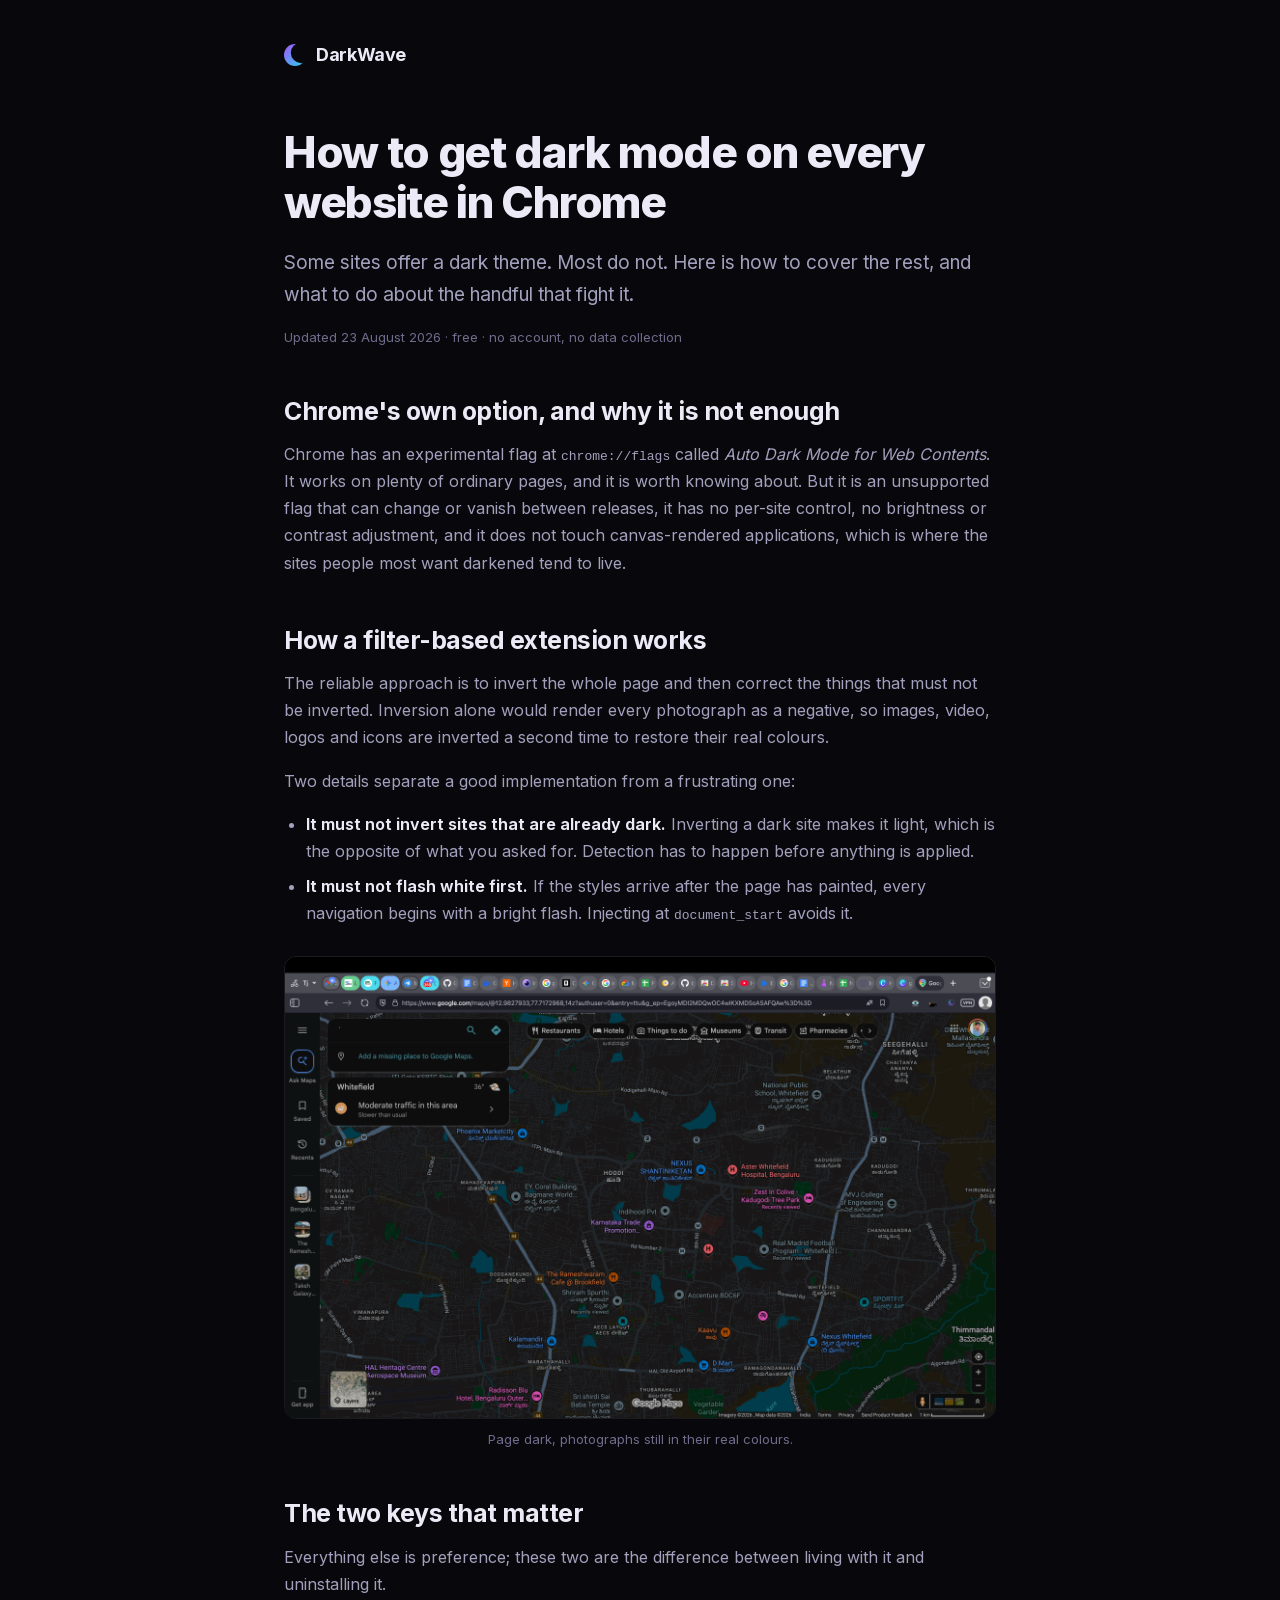
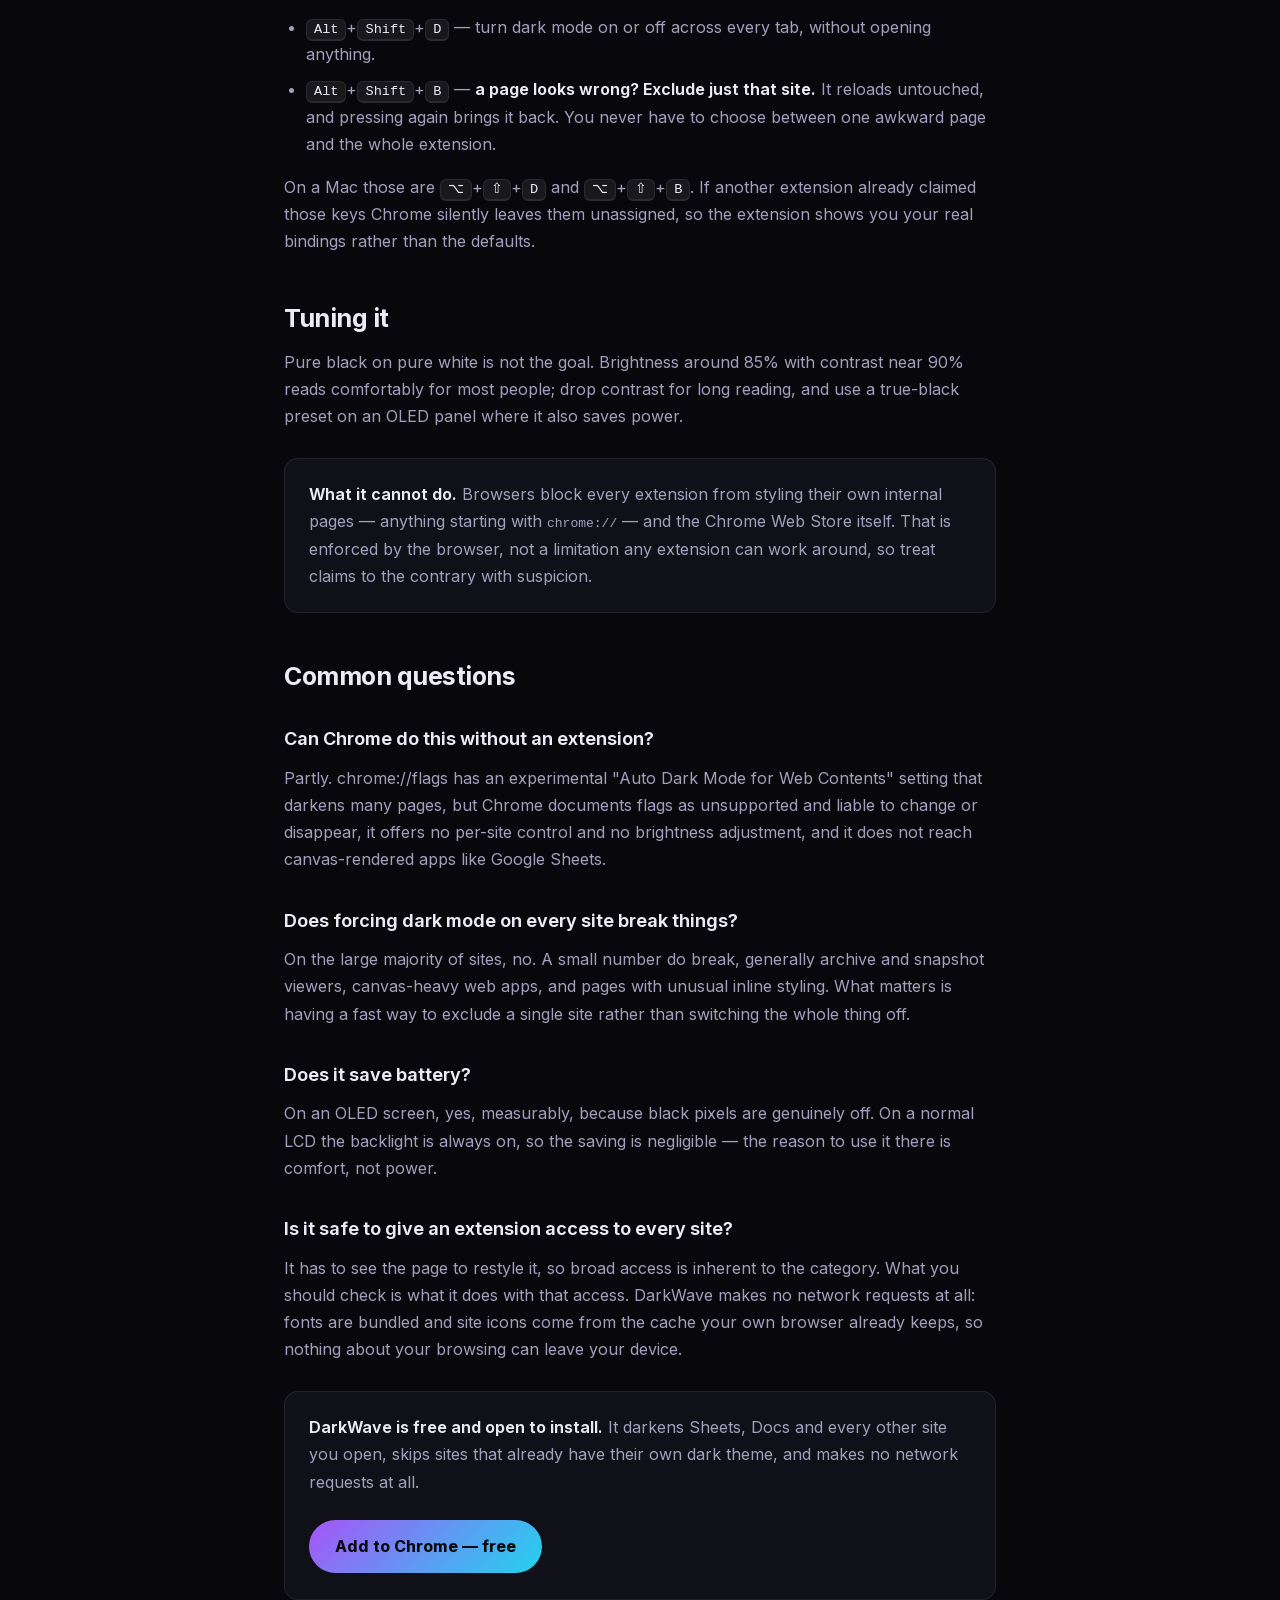
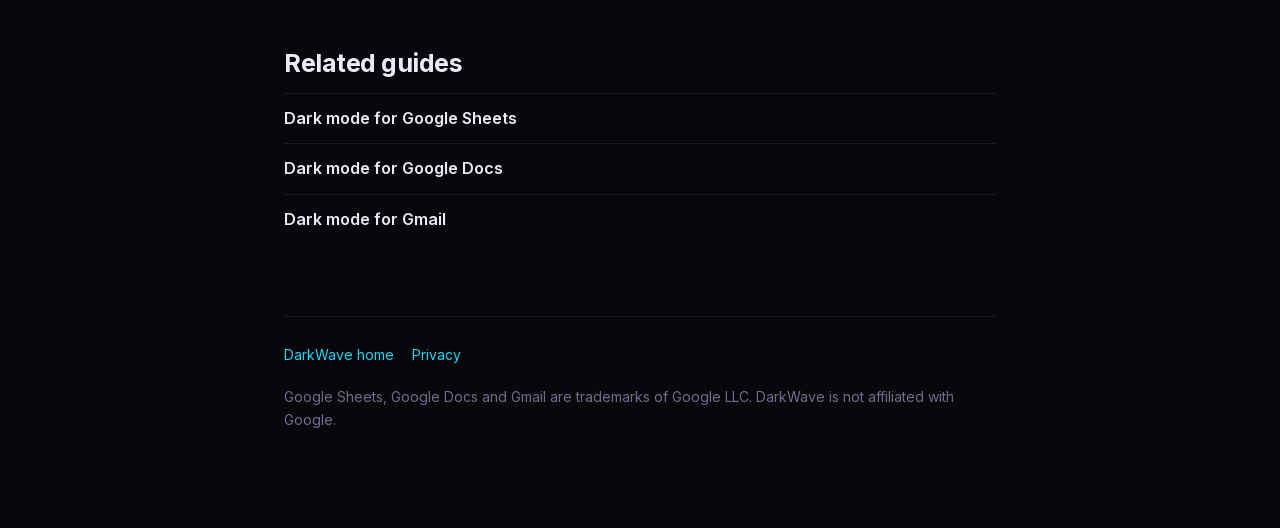
<file: dark-mode-every-website/index.html>
<!DOCTYPE html>
<html lang="en">
<head>
<meta charset="UTF-8">
<meta name="viewport" content="width=device-width, initial-scale=1">
<title>How to Get Dark Mode on Every Website in Chrome</title>
<meta name="description" content="A practical guide to browser-wide dark mode: what Chrome can do on its own, what an extension adds, and how to handle the sites it gets wrong.">
<link rel="canonical" href="https://tjmanoj.github.io/darkwave/dark-mode-every-website/">
<meta property="og:type" content="article">
<meta property="og:url" content="https://tjmanoj.github.io/darkwave/dark-mode-every-website/">
<meta property="og:title" content="How to Get Dark Mode on Every Website in Chrome">
<meta property="og:description" content="A practical guide to browser-wide dark mode: what Chrome can do on its own, what an extension adds, and how to handle the sites it gets wrong.">
<meta property="og:image" content="https://tjmanoj.github.io/darkwave/images/hero-banner.png">
<meta property="og:site_name" content="DarkWave">
<meta name="twitter:card" content="summary_large_image">
<link rel="icon" type="image/png" href="../favicon/favicon-96x96.png" sizes="96x96">
<link rel="icon" type="image/svg+xml" href="../favicon/favicon.svg">
<style>*,*::before,*::after{box-sizing:border-box;margin:0;padding:0}
:root{--bg:#08080c;--bg2:#101018;--bd:#ffffff14;--tx:#eceaf6;--dim:#a3a0bd;--dimmer:#6f6c8c;--pu:#a855f7;--cy:#22d3ee}
@font-face{font-family:'Inter';font-style:normal;font-weight:100 900;font-display:swap;src:url('../fonts/inter-latin.woff2') format('woff2')}
html{background:var(--bg);-webkit-text-size-adjust:100%}
body{font-family:'Inter',system-ui,-apple-system,sans-serif;background:var(--bg);color:var(--tx);line-height:1.7;-webkit-font-smoothing:antialiased}
.wrap{max-width:760px;margin:0 auto;padding:40px 24px 96px}
a{color:var(--cy);text-decoration:none}a:hover{text-decoration:underline}
nav.top{display:flex;align-items:center;gap:10px;margin-bottom:56px;font-weight:700;font-size:18px;letter-spacing:-.02em}
nav.top .mk{width:22px;height:22px;border-radius:50%;background:linear-gradient(135deg,var(--pu),var(--cy));position:relative;flex:none}
nav.top .mk::after{content:'';position:absolute;inset:0;border-radius:50%;background:var(--bg);transform:translate(28%,-10%) scale(.94)}
nav.top a{color:var(--tx)}
h1{font-size:clamp(30px,5vw,44px);line-height:1.14;letter-spacing:-.03em;font-weight:800;margin-bottom:20px}
.lede{font-size:19px;color:var(--dim);margin-bottom:14px}
.meta{font-size:13px;color:var(--dimmer);margin-bottom:40px}
h2{font-size:25px;line-height:1.25;letter-spacing:-.02em;font-weight:700;margin:48px 0 14px}
h3{font-size:18px;font-weight:650;margin:32px 0 10px}
p,ul,ol{margin-bottom:16px;color:var(--dim)}
li{margin-bottom:8px}ul,ol{padding-left:22px}
strong{color:var(--tx);font-weight:650}
kbd{font-family:ui-monospace,monospace;font-size:.85em;background:#ffffff12;border:1px solid var(--bd);border-bottom-width:2px;border-radius:6px;padding:2px 7px;color:var(--tx);white-space:nowrap}
.card{background:var(--bg2);border:1px solid var(--bd);border-radius:14px;padding:22px 24px;margin:28px 0}
.card p:last-child{margin-bottom:0}
.cta{display:inline-block;background:linear-gradient(135deg,var(--pu),var(--cy));color:#0b0b10;font-weight:750;padding:13px 26px;border-radius:999px;margin:8px 0 4px}
.cta:hover{text-decoration:none;opacity:.9}
.note{font-size:14px;color:var(--dimmer)}
figure{margin:28px 0}figure img{width:100%;height:auto;border-radius:12px;border:1px solid var(--bd);display:block}
figcaption{font-size:13px;color:var(--dimmer);margin-top:9px;text-align:center}
table{width:100%;border-collapse:collapse;margin:22px 0;font-size:15px;display:block;overflow-x:auto}
th,td{border:1px solid var(--bd);padding:9px 12px;text-align:left;color:var(--dim)}
th{color:var(--tx);font-weight:650;background:#ffffff08}
footer{margin-top:72px;padding-top:26px;border-top:1px solid var(--bd);font-size:14px;color:var(--dimmer);display:flex;gap:18px;flex-wrap:wrap}
.rel{margin-top:44px}.rel a{display:block;padding:11px 0;border-top:1px solid var(--bd);color:var(--tx);font-weight:600}
</style>
<script type="application/ld+json">[
 {
  "@context": "https://schema.org",
  "@type": "TechArticle",
  "headline": "How to get dark mode on every website in Chrome",
  "description": "A practical guide to browser-wide dark mode: what Chrome can do on its own, what an extension adds, and how to handle the sites it gets wrong.",
  "url": "https://tjmanoj.github.io/darkwave/dark-mode-every-website/",
  "dateModified": "23 August 2026",
  "author": {
   "@type": "Organization",
   "name": "DarkWave",
   "url": "https://tjmanoj.github.io/darkwave/"
  },
  "publisher": {
   "@type": "Organization",
   "name": "DarkWave",
   "url": "https://tjmanoj.github.io/darkwave/"
  },
  "mainEntityOfPage": {
   "@type": "WebPage",
   "@id": "https://tjmanoj.github.io/darkwave/dark-mode-every-website/"
  }
 },
 {
  "@context": "https://schema.org",
  "@type": "FAQPage",
  "mainEntity": [
   {
    "@type": "Question",
    "name": "Can Chrome do this without an extension?",
    "acceptedAnswer": {
     "@type": "Answer",
     "text": "Partly. chrome://flags has an experimental \"Auto Dark Mode for Web Contents\" setting that darkens many pages, but Chrome documents flags as unsupported and liable to change or disappear, it offers no per-site control and no brightness adjustment, and it does not reach canvas-rendered apps like Google Sheets."
    }
   },
   {
    "@type": "Question",
    "name": "Does forcing dark mode on every site break things?",
    "acceptedAnswer": {
     "@type": "Answer",
     "text": "On the large majority of sites, no. A small number do break, generally archive and snapshot viewers, canvas-heavy web apps, and pages with unusual inline styling. What matters is having a fast way to exclude a single site rather than switching the whole thing off."
    }
   },
   {
    "@type": "Question",
    "name": "Does it save battery?",
    "acceptedAnswer": {
     "@type": "Answer",
     "text": "On an OLED screen, yes, measurably, because black pixels are genuinely off. On a normal LCD the backlight is always on, so the saving is negligible \u2014 the reason to use it there is comfort, not power."
    }
   },
   {
    "@type": "Question",
    "name": "Is it safe to give an extension access to every site?",
    "acceptedAnswer": {
     "@type": "Answer",
     "text": "It has to see the page to restyle it, so broad access is inherent to the category. What you should check is what it does with that access. DarkWave makes no network requests at all: fonts are bundled and site icons come from the cache your own browser already keeps, so nothing about your browsing can leave your device."
    }
   }
  ]
 }
]</script>
</head>
<body>
<div class="wrap">
<nav class="top"><span class="mk"></span><a href="../">DarkWave</a></nav>
<h1>How to get dark mode on every website in Chrome</h1>
<p class="lede">Some sites offer a dark theme. Most do not. Here is how to cover the rest, and what to do about the handful that fight it.</p>
<p class="meta">Updated 23 August 2026 &middot; free &middot; no account, no data collection</p>

<h2>Chrome's own option, and why it is not enough</h2>
<p>Chrome has an experimental flag at <code>chrome://flags</code> called
<em>Auto Dark Mode for Web Contents</em>. It works on plenty of ordinary pages, and it is
worth knowing about. But it is an unsupported flag that can change or vanish between
releases, it has no per-site control, no brightness or contrast adjustment, and it does
not touch canvas-rendered applications, which is where the sites people most want darkened
tend to live.</p>

<h2>How a filter-based extension works</h2>
<p>The reliable approach is to invert the whole page and then correct the things that must
not be inverted. Inversion alone would render every photograph as a negative, so images,
video, logos and icons are inverted a second time to restore their real colours.</p>
<p>Two details separate a good implementation from a frustrating one:</p>
<ul>
<li><strong>It must not invert sites that are already dark.</strong> Inverting a dark site
makes it light, which is the opposite of what you asked for. Detection has to happen before
anything is applied.</li>
<li><strong>It must not flash white first.</strong> If the styles arrive after the page has
painted, every navigation begins with a bright flash. Injecting at
<code>document_start</code> avoids it.</li>
</ul>

<figure>
<img src="../images/slide4.png" alt="An ordinary website shown in dark mode" loading="lazy" width="1280" height="800">
<figcaption>Page dark, photographs still in their real colours.</figcaption>
</figure>

<h2>The two keys that matter</h2>
<p>Everything else is preference; these two are the difference between living with it and
uninstalling it.</p>
<ul>
<li><kbd>Alt</kbd>+<kbd>Shift</kbd>+<kbd>D</kbd> &mdash; turn dark mode on or off across every tab, without opening anything.</li>
<li><kbd>Alt</kbd>+<kbd>Shift</kbd>+<kbd>B</kbd> &mdash; <strong>a page looks wrong? Exclude just that site.</strong> It reloads untouched, and pressing again brings it back. You never have to choose between one awkward page and the whole extension.</li>
</ul>
<p>On a Mac those are <kbd>&#8997;</kbd>+<kbd>&#8679;</kbd>+<kbd>D</kbd> and
<kbd>&#8997;</kbd>+<kbd>&#8679;</kbd>+<kbd>B</kbd>. If another extension already claimed
those keys Chrome silently leaves them unassigned, so the extension shows you your real
bindings rather than the defaults.</p>

<h2>Tuning it</h2>
<p>Pure black on pure white is not the goal. Brightness around 85% with contrast near 90%
reads comfortably for most people; drop contrast for long reading, and use a true-black
preset on an OLED panel where it also saves power.</p>

<div class="card">
<p><strong>What it cannot do.</strong> Browsers block every extension from styling their own
internal pages &mdash; anything starting with <code>chrome://</code> &mdash; and the Chrome
Web Store itself. That is enforced by the browser, not a limitation any extension can work
around, so treat claims to the contrary with suspicion.</p>
</div>

<h2>Common questions</h2>
<h3>Can Chrome do this without an extension?</h3>
<p>Partly. chrome://flags has an experimental "Auto Dark Mode for Web Contents" setting that darkens many pages, but Chrome documents flags as unsupported and liable to change or disappear, it offers no per-site control and no brightness adjustment, and it does not reach canvas-rendered apps like Google Sheets.</p>
<h3>Does forcing dark mode on every site break things?</h3>
<p>On the large majority of sites, no. A small number do break, generally archive and snapshot viewers, canvas-heavy web apps, and pages with unusual inline styling. What matters is having a fast way to exclude a single site rather than switching the whole thing off.</p>
<h3>Does it save battery?</h3>
<p>On an OLED screen, yes, measurably, because black pixels are genuinely off. On a normal LCD the backlight is always on, so the saving is negligible — the reason to use it there is comfort, not power.</p>
<h3>Is it safe to give an extension access to every site?</h3>
<p>It has to see the page to restyle it, so broad access is inherent to the category. What you should check is what it does with that access. DarkWave makes no network requests at all: fonts are bundled and site icons come from the cache your own browser already keeps, so nothing about your browsing can leave your device.</p>
<div class="card">
<p><strong>DarkWave is free and open to install.</strong> It darkens Sheets, Docs and every
other site you open, skips sites that already have their own dark theme, and makes no
network requests at all.</p>
<p><a class="cta" href="https://chromewebstore.google.com/detail/ngdneacppnmejcikcnkccpfdclclkioe" target="_blank" rel="noopener">Add to Chrome &mdash; free</a></p>
</div>
<div class="rel"><h2>Related guides</h2><a href="../google-sheets-dark-mode/">Dark mode for Google Sheets</a><a href="../google-docs-dark-mode/">Dark mode for Google Docs</a><a href="../gmail-dark-mode/">Dark mode for Gmail</a></div>
<footer>
<a href="../">DarkWave home</a><a href="../PRIVACY.md">Privacy</a>
<span>Google Sheets, Google Docs and Gmail are trademarks of Google LLC. DarkWave is not affiliated with Google.</span>
</footer>
</div>
</body>
</html>
</file>
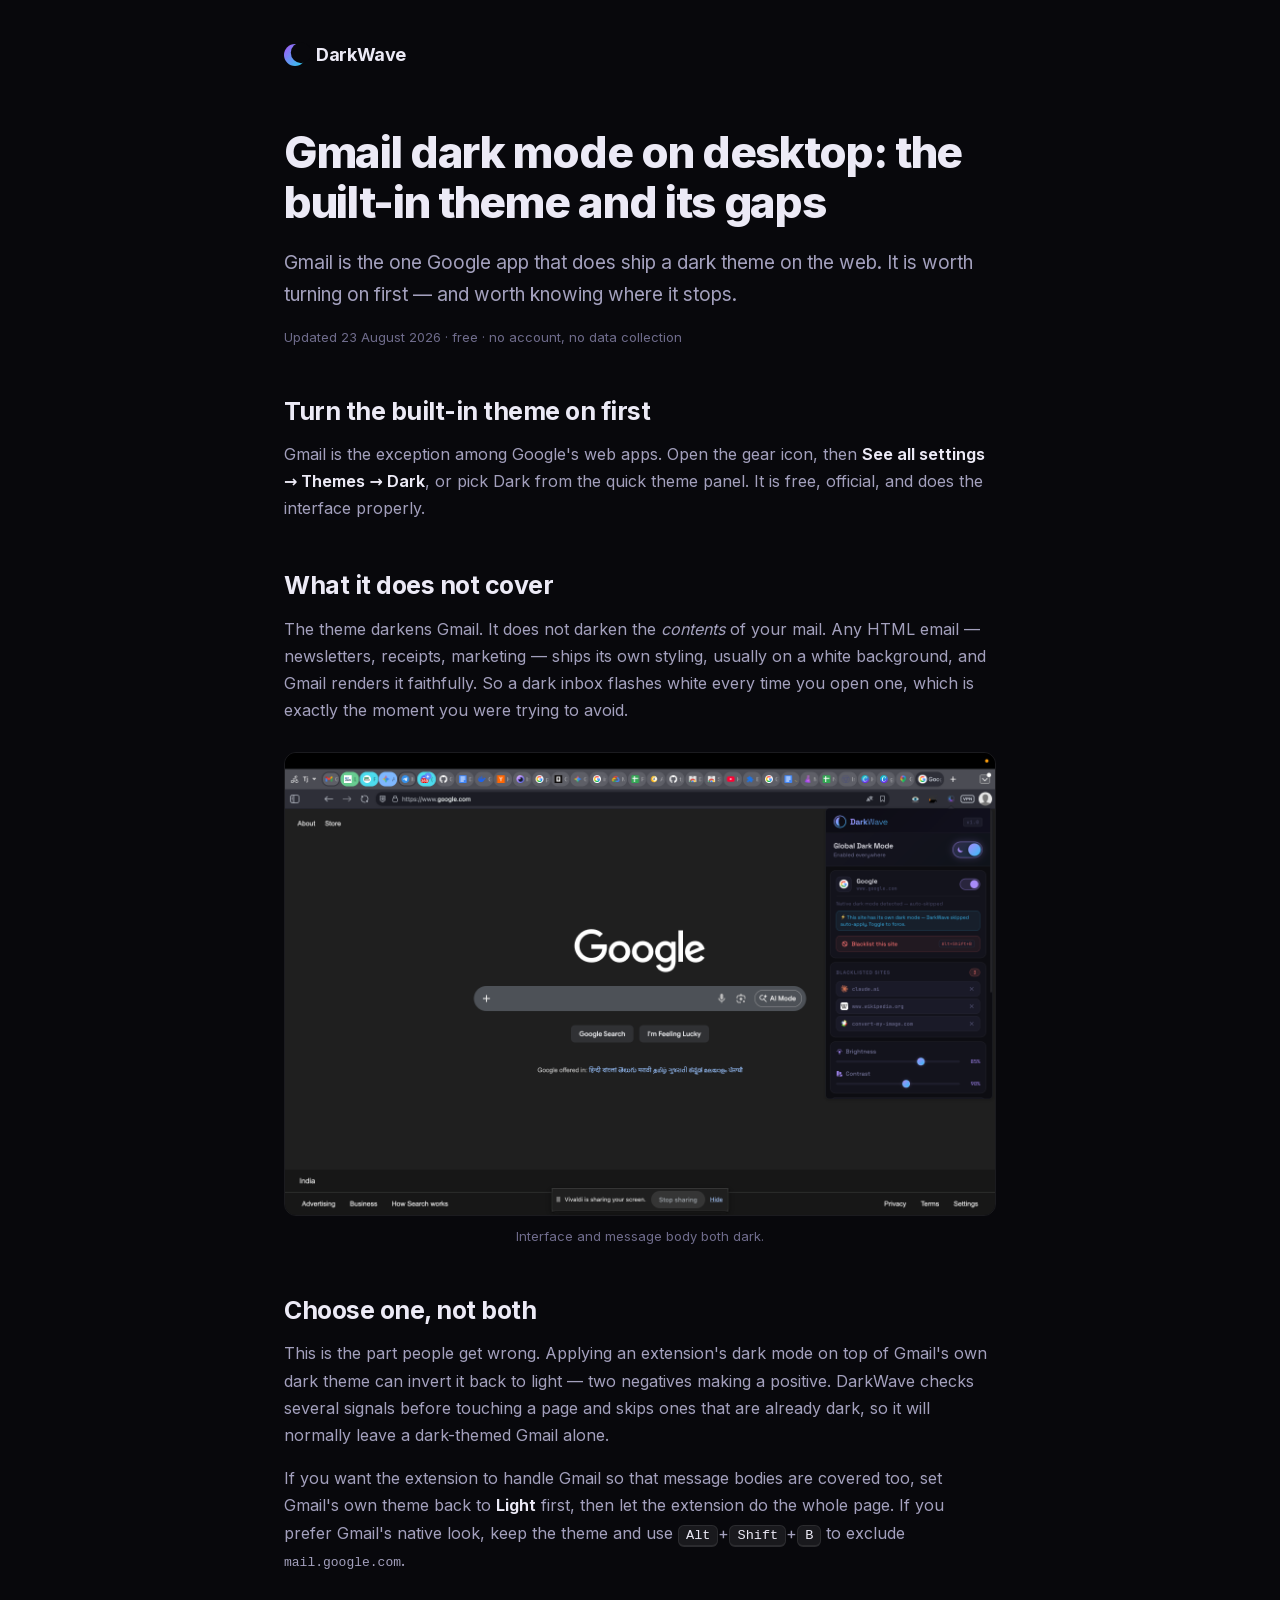
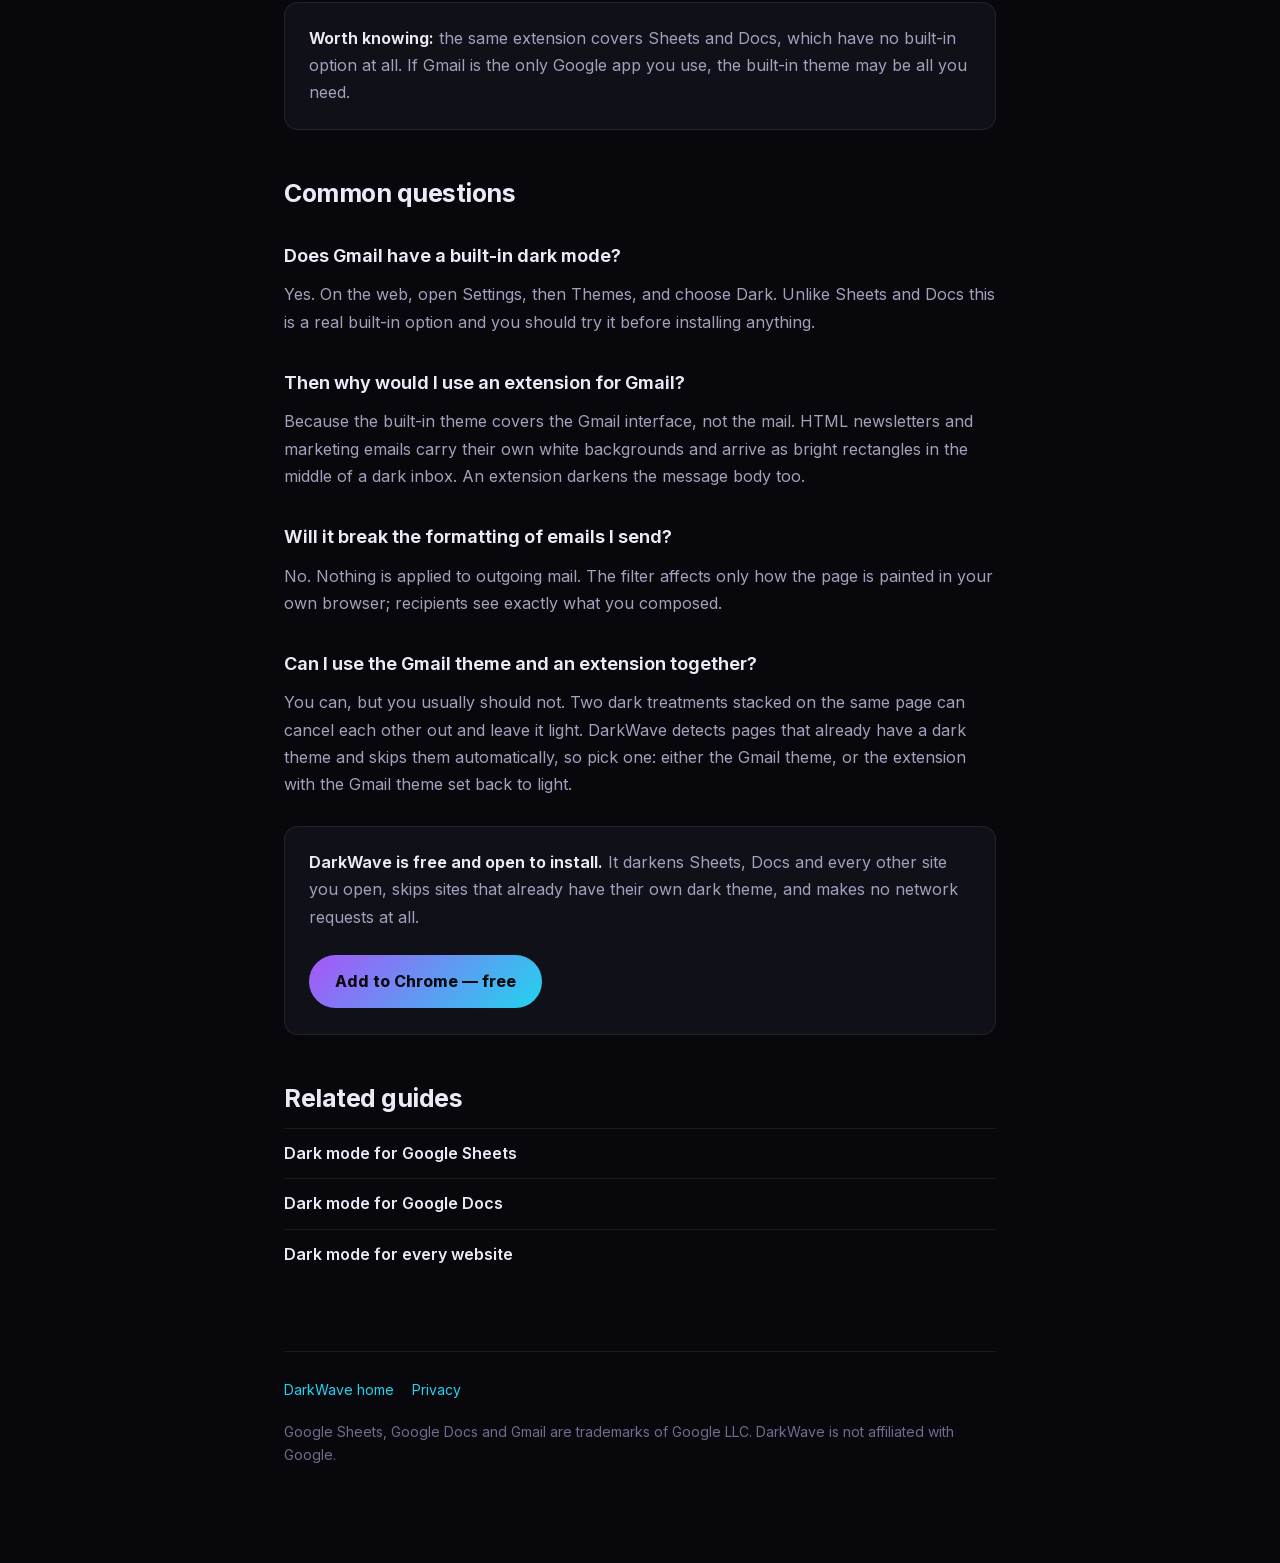
<file: gmail-dark-mode/index.html>
<!DOCTYPE html>
<html lang="en">
<head>
<meta charset="UTF-8">
<meta name="viewport" content="width=device-width, initial-scale=1">
<title>Gmail Dark Mode on Desktop — Built-in vs Extension</title>
<meta name="description" content="Gmail has a built-in dark theme on the web, but it does not cover everything. Here is what it misses and when an extension is the better answer.">
<link rel="canonical" href="https://tjmanoj.github.io/darkwave/gmail-dark-mode/">
<meta property="og:type" content="article">
<meta property="og:url" content="https://tjmanoj.github.io/darkwave/gmail-dark-mode/">
<meta property="og:title" content="Gmail Dark Mode on Desktop — Built-in vs Extension">
<meta property="og:description" content="Gmail has a built-in dark theme on the web, but it does not cover everything. Here is what it misses and when an extension is the better answer.">
<meta property="og:image" content="https://tjmanoj.github.io/darkwave/images/hero-banner.png">
<meta property="og:site_name" content="DarkWave">
<meta name="twitter:card" content="summary_large_image">
<link rel="icon" type="image/png" href="../favicon/favicon-96x96.png" sizes="96x96">
<link rel="icon" type="image/svg+xml" href="../favicon/favicon.svg">
<style>*,*::before,*::after{box-sizing:border-box;margin:0;padding:0}
:root{--bg:#08080c;--bg2:#101018;--bd:#ffffff14;--tx:#eceaf6;--dim:#a3a0bd;--dimmer:#6f6c8c;--pu:#a855f7;--cy:#22d3ee}
@font-face{font-family:'Inter';font-style:normal;font-weight:100 900;font-display:swap;src:url('../fonts/inter-latin.woff2') format('woff2')}
html{background:var(--bg);-webkit-text-size-adjust:100%}
body{font-family:'Inter',system-ui,-apple-system,sans-serif;background:var(--bg);color:var(--tx);line-height:1.7;-webkit-font-smoothing:antialiased}
.wrap{max-width:760px;margin:0 auto;padding:40px 24px 96px}
a{color:var(--cy);text-decoration:none}a:hover{text-decoration:underline}
nav.top{display:flex;align-items:center;gap:10px;margin-bottom:56px;font-weight:700;font-size:18px;letter-spacing:-.02em}
nav.top .mk{width:22px;height:22px;border-radius:50%;background:linear-gradient(135deg,var(--pu),var(--cy));position:relative;flex:none}
nav.top .mk::after{content:'';position:absolute;inset:0;border-radius:50%;background:var(--bg);transform:translate(28%,-10%) scale(.94)}
nav.top a{color:var(--tx)}
h1{font-size:clamp(30px,5vw,44px);line-height:1.14;letter-spacing:-.03em;font-weight:800;margin-bottom:20px}
.lede{font-size:19px;color:var(--dim);margin-bottom:14px}
.meta{font-size:13px;color:var(--dimmer);margin-bottom:40px}
h2{font-size:25px;line-height:1.25;letter-spacing:-.02em;font-weight:700;margin:48px 0 14px}
h3{font-size:18px;font-weight:650;margin:32px 0 10px}
p,ul,ol{margin-bottom:16px;color:var(--dim)}
li{margin-bottom:8px}ul,ol{padding-left:22px}
strong{color:var(--tx);font-weight:650}
kbd{font-family:ui-monospace,monospace;font-size:.85em;background:#ffffff12;border:1px solid var(--bd);border-bottom-width:2px;border-radius:6px;padding:2px 7px;color:var(--tx);white-space:nowrap}
.card{background:var(--bg2);border:1px solid var(--bd);border-radius:14px;padding:22px 24px;margin:28px 0}
.card p:last-child{margin-bottom:0}
.cta{display:inline-block;background:linear-gradient(135deg,var(--pu),var(--cy));color:#0b0b10;font-weight:750;padding:13px 26px;border-radius:999px;margin:8px 0 4px}
.cta:hover{text-decoration:none;opacity:.9}
.note{font-size:14px;color:var(--dimmer)}
figure{margin:28px 0}figure img{width:100%;height:auto;border-radius:12px;border:1px solid var(--bd);display:block}
figcaption{font-size:13px;color:var(--dimmer);margin-top:9px;text-align:center}
table{width:100%;border-collapse:collapse;margin:22px 0;font-size:15px;display:block;overflow-x:auto}
th,td{border:1px solid var(--bd);padding:9px 12px;text-align:left;color:var(--dim)}
th{color:var(--tx);font-weight:650;background:#ffffff08}
footer{margin-top:72px;padding-top:26px;border-top:1px solid var(--bd);font-size:14px;color:var(--dimmer);display:flex;gap:18px;flex-wrap:wrap}
.rel{margin-top:44px}.rel a{display:block;padding:11px 0;border-top:1px solid var(--bd);color:var(--tx);font-weight:600}
</style>
<script type="application/ld+json">[
 {
  "@context": "https://schema.org",
  "@type": "TechArticle",
  "headline": "Gmail dark mode on desktop: the built-in theme and its gaps",
  "description": "Gmail has a built-in dark theme on the web, but it does not cover everything. Here is what it misses and when an extension is the better answer.",
  "url": "https://tjmanoj.github.io/darkwave/gmail-dark-mode/",
  "dateModified": "23 August 2026",
  "author": {
   "@type": "Organization",
   "name": "DarkWave",
   "url": "https://tjmanoj.github.io/darkwave/"
  },
  "publisher": {
   "@type": "Organization",
   "name": "DarkWave",
   "url": "https://tjmanoj.github.io/darkwave/"
  },
  "mainEntityOfPage": {
   "@type": "WebPage",
   "@id": "https://tjmanoj.github.io/darkwave/gmail-dark-mode/"
  }
 },
 {
  "@context": "https://schema.org",
  "@type": "FAQPage",
  "mainEntity": [
   {
    "@type": "Question",
    "name": "Does Gmail have a built-in dark mode?",
    "acceptedAnswer": {
     "@type": "Answer",
     "text": "Yes. On the web, open Settings, then Themes, and choose Dark. Unlike Sheets and Docs this is a real built-in option and you should try it before installing anything."
    }
   },
   {
    "@type": "Question",
    "name": "Then why would I use an extension for Gmail?",
    "acceptedAnswer": {
     "@type": "Answer",
     "text": "Because the built-in theme covers the Gmail interface, not the mail. HTML newsletters and marketing emails carry their own white backgrounds and arrive as bright rectangles in the middle of a dark inbox. An extension darkens the message body too."
    }
   },
   {
    "@type": "Question",
    "name": "Will it break the formatting of emails I send?",
    "acceptedAnswer": {
     "@type": "Answer",
     "text": "No. Nothing is applied to outgoing mail. The filter affects only how the page is painted in your own browser; recipients see exactly what you composed."
    }
   },
   {
    "@type": "Question",
    "name": "Can I use the Gmail theme and an extension together?",
    "acceptedAnswer": {
     "@type": "Answer",
     "text": "You can, but you usually should not. Two dark treatments stacked on the same page can cancel each other out and leave it light. DarkWave detects pages that already have a dark theme and skips them automatically, so pick one: either the Gmail theme, or the extension with the Gmail theme set back to light."
    }
   }
  ]
 }
]</script>
</head>
<body>
<div class="wrap">
<nav class="top"><span class="mk"></span><a href="../">DarkWave</a></nav>
<h1>Gmail dark mode on desktop: the built-in theme and its gaps</h1>
<p class="lede">Gmail is the one Google app that does ship a dark theme on the web. It is worth turning on first &mdash; and worth knowing where it stops.</p>
<p class="meta">Updated 23 August 2026 &middot; free &middot; no account, no data collection</p>

<h2>Turn the built-in theme on first</h2>
<p>Gmail is the exception among Google's web apps. Open the gear icon, then
<strong>See all settings &rarr; Themes &rarr; Dark</strong>, or pick Dark from the quick
theme panel. It is free, official, and does the interface properly.</p>

<h2>What it does not cover</h2>
<p>The theme darkens Gmail. It does not darken the <em>contents</em> of your mail. Any
HTML email &mdash; newsletters, receipts, marketing &mdash; ships its own styling, usually on a
white background, and Gmail renders it faithfully. So a dark inbox flashes white every
time you open one, which is exactly the moment you were trying to avoid.</p>

<figure>
<img src="../images/slide3.png" alt="Gmail with both the interface and the message body darkened" loading="lazy" width="1280" height="800">
<figcaption>Interface and message body both dark.</figcaption>
</figure>

<h2>Choose one, not both</h2>
<p>This is the part people get wrong. Applying an extension's dark mode on top of Gmail's
own dark theme can invert it back to light &mdash; two negatives making a positive. DarkWave
checks several signals before touching a page and skips ones that are already dark, so it
will normally leave a dark-themed Gmail alone.</p>
<p>If you want the extension to handle Gmail so that message bodies are covered too, set
Gmail's own theme back to <strong>Light</strong> first, then let the extension do the whole
page. If you prefer Gmail's native look, keep the theme and use
<kbd>Alt</kbd>+<kbd>Shift</kbd>+<kbd>B</kbd> to exclude <code>mail.google.com</code>.</p>

<div class="card">
<p><strong>Worth knowing:</strong> the same extension covers Sheets and Docs, which have no
built-in option at all. If Gmail is the only Google app you use, the built-in theme may be
all you need.</p>
</div>

<h2>Common questions</h2>
<h3>Does Gmail have a built-in dark mode?</h3>
<p>Yes. On the web, open Settings, then Themes, and choose Dark. Unlike Sheets and Docs this is a real built-in option and you should try it before installing anything.</p>
<h3>Then why would I use an extension for Gmail?</h3>
<p>Because the built-in theme covers the Gmail interface, not the mail. HTML newsletters and marketing emails carry their own white backgrounds and arrive as bright rectangles in the middle of a dark inbox. An extension darkens the message body too.</p>
<h3>Will it break the formatting of emails I send?</h3>
<p>No. Nothing is applied to outgoing mail. The filter affects only how the page is painted in your own browser; recipients see exactly what you composed.</p>
<h3>Can I use the Gmail theme and an extension together?</h3>
<p>You can, but you usually should not. Two dark treatments stacked on the same page can cancel each other out and leave it light. DarkWave detects pages that already have a dark theme and skips them automatically, so pick one: either the Gmail theme, or the extension with the Gmail theme set back to light.</p>
<div class="card">
<p><strong>DarkWave is free and open to install.</strong> It darkens Sheets, Docs and every
other site you open, skips sites that already have their own dark theme, and makes no
network requests at all.</p>
<p><a class="cta" href="https://chromewebstore.google.com/detail/ngdneacppnmejcikcnkccpfdclclkioe" target="_blank" rel="noopener">Add to Chrome &mdash; free</a></p>
</div>
<div class="rel"><h2>Related guides</h2><a href="../google-sheets-dark-mode/">Dark mode for Google Sheets</a><a href="../google-docs-dark-mode/">Dark mode for Google Docs</a><a href="../dark-mode-every-website/">Dark mode for every website</a></div>
<footer>
<a href="../">DarkWave home</a><a href="../PRIVACY.md">Privacy</a>
<span>Google Sheets, Google Docs and Gmail are trademarks of Google LLC. DarkWave is not affiliated with Google.</span>
</footer>
</div>
</body>
</html>
</file>
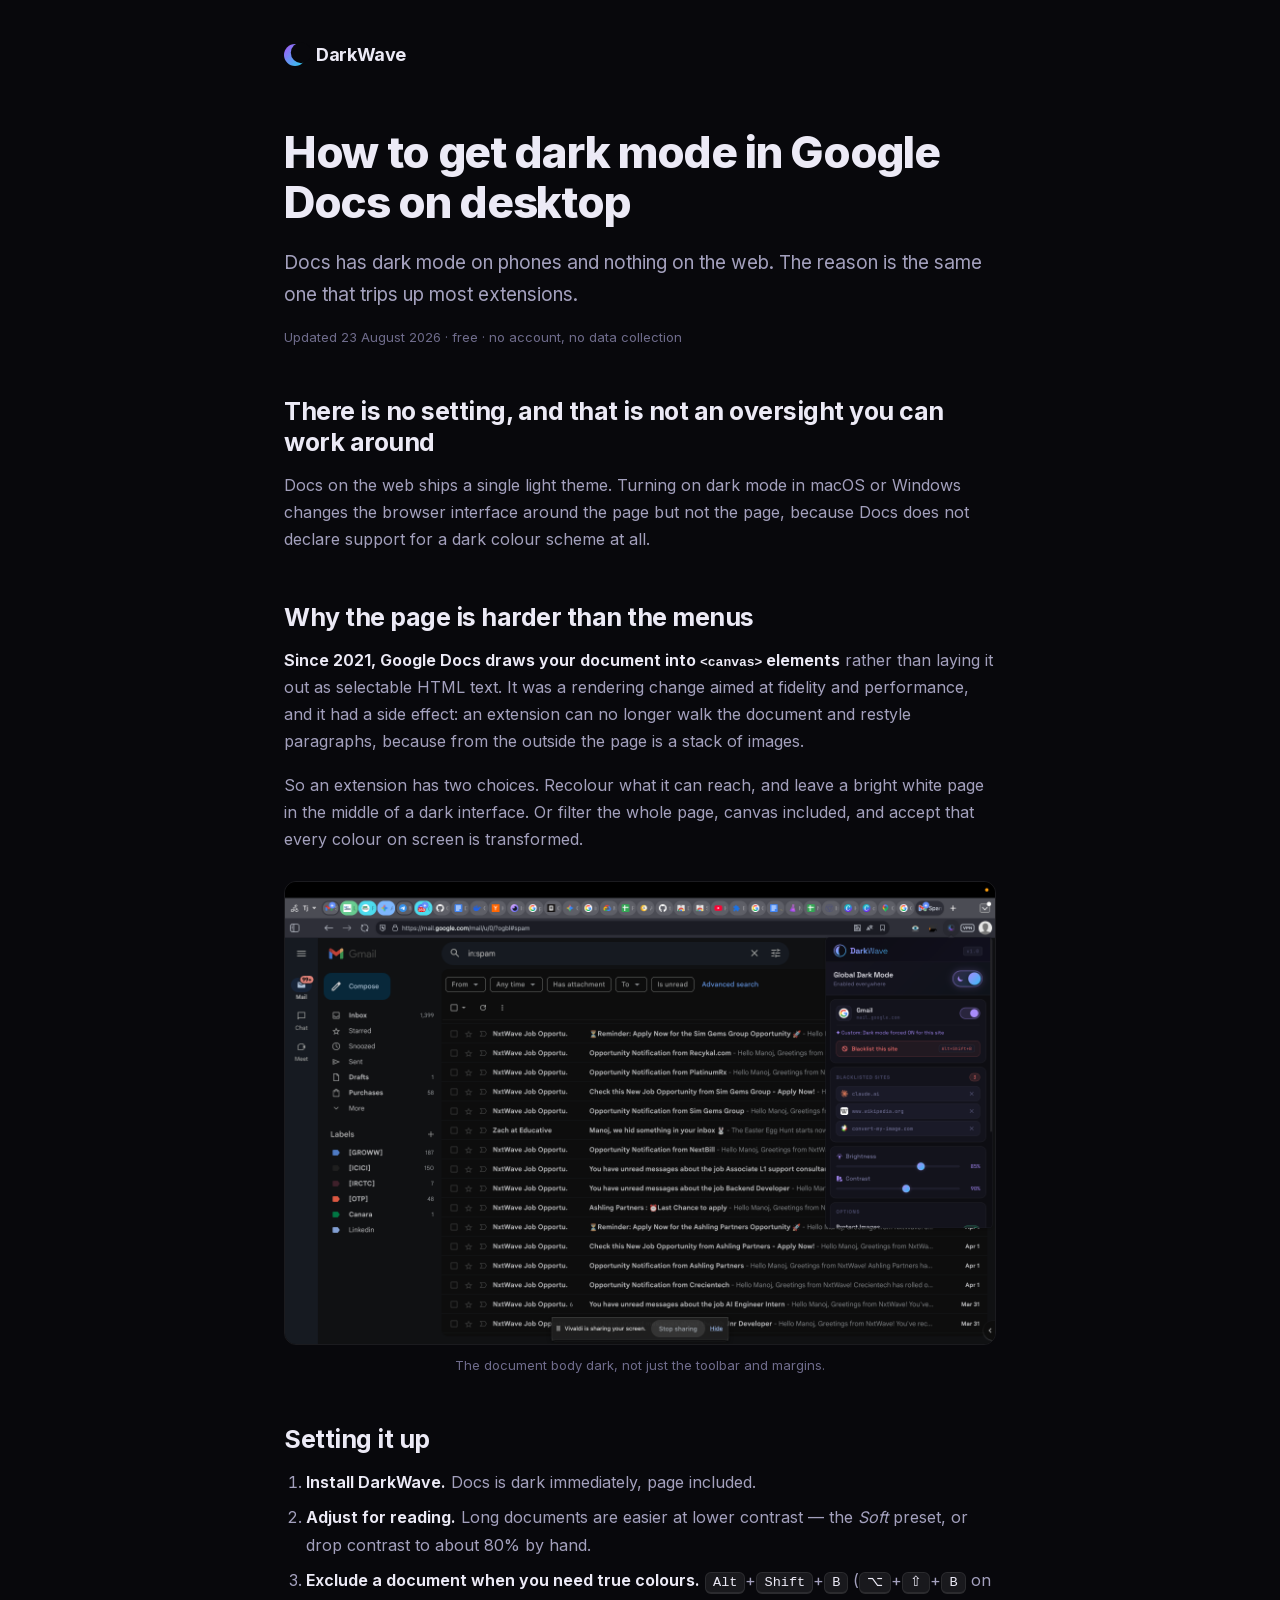
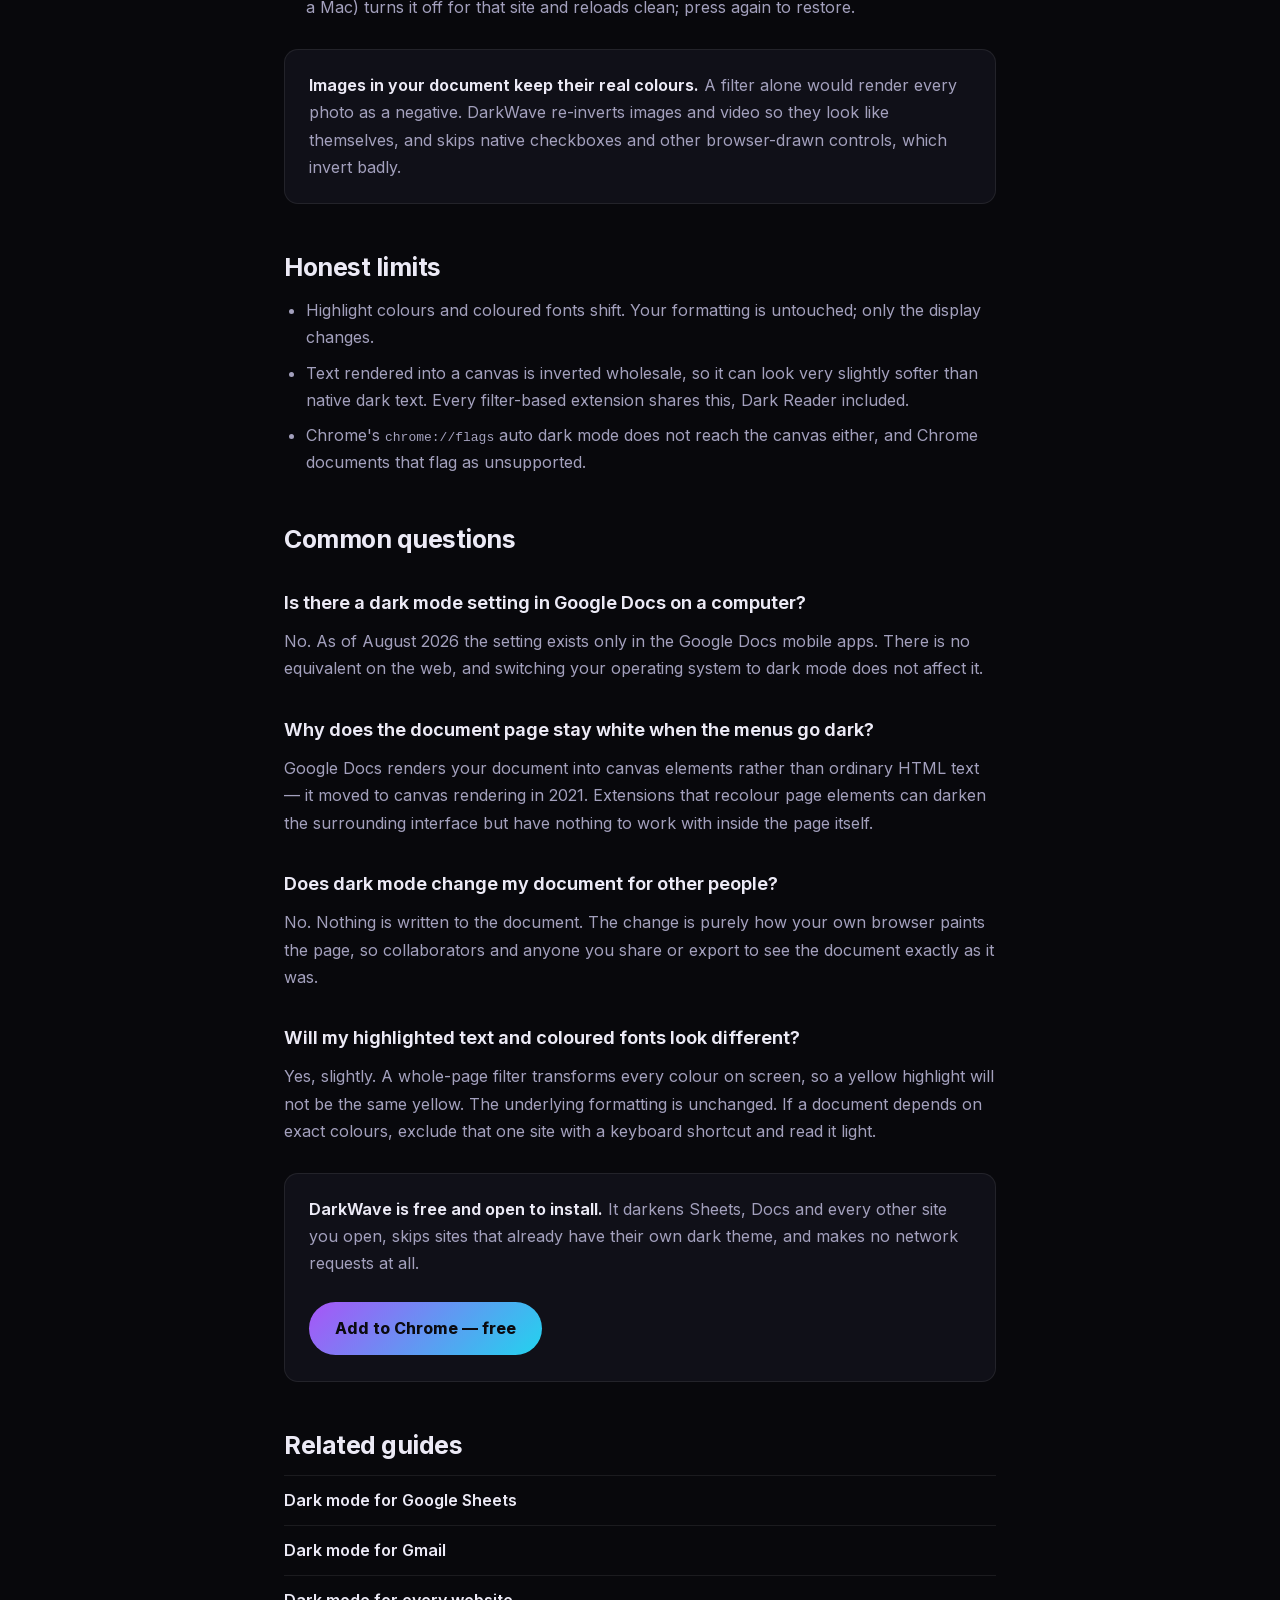
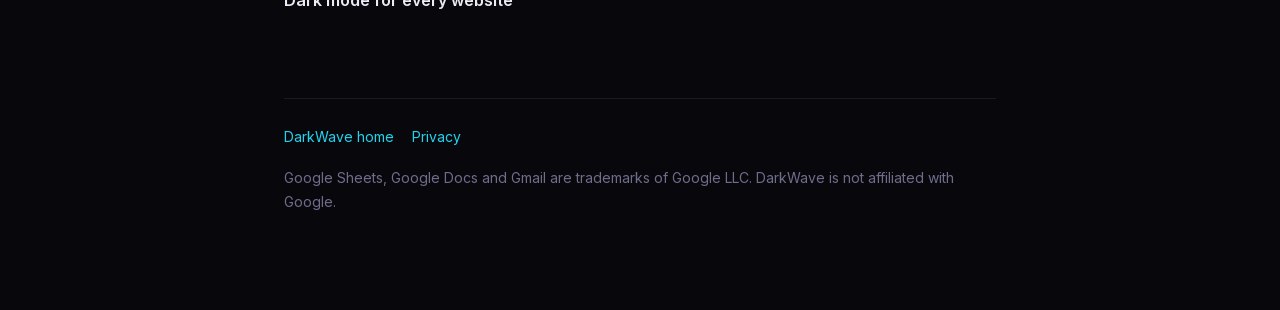
<file: google-docs-dark-mode/index.html>
<!DOCTYPE html>
<html lang="en">
<head>
<meta charset="UTF-8">
<meta name="viewport" content="width=device-width, initial-scale=1">
<title>Google Docs Dark Mode on Desktop — What Works in 2026</title>
<meta name="description" content="Google Docs has no dark mode setting on the web. Here is why the page stays white, what each workaround really does, and how to darken the document itself.">
<link rel="canonical" href="https://tjmanoj.github.io/darkwave/google-docs-dark-mode/">
<meta property="og:type" content="article">
<meta property="og:url" content="https://tjmanoj.github.io/darkwave/google-docs-dark-mode/">
<meta property="og:title" content="Google Docs Dark Mode on Desktop — What Works in 2026">
<meta property="og:description" content="Google Docs has no dark mode setting on the web. Here is why the page stays white, what each workaround really does, and how to darken the document itself.">
<meta property="og:image" content="https://tjmanoj.github.io/darkwave/images/hero-banner.png">
<meta property="og:site_name" content="DarkWave">
<meta name="twitter:card" content="summary_large_image">
<link rel="icon" type="image/png" href="../favicon/favicon-96x96.png" sizes="96x96">
<link rel="icon" type="image/svg+xml" href="../favicon/favicon.svg">
<style>*,*::before,*::after{box-sizing:border-box;margin:0;padding:0}
:root{--bg:#08080c;--bg2:#101018;--bd:#ffffff14;--tx:#eceaf6;--dim:#a3a0bd;--dimmer:#6f6c8c;--pu:#a855f7;--cy:#22d3ee}
@font-face{font-family:'Inter';font-style:normal;font-weight:100 900;font-display:swap;src:url('../fonts/inter-latin.woff2') format('woff2')}
html{background:var(--bg);-webkit-text-size-adjust:100%}
body{font-family:'Inter',system-ui,-apple-system,sans-serif;background:var(--bg);color:var(--tx);line-height:1.7;-webkit-font-smoothing:antialiased}
.wrap{max-width:760px;margin:0 auto;padding:40px 24px 96px}
a{color:var(--cy);text-decoration:none}a:hover{text-decoration:underline}
nav.top{display:flex;align-items:center;gap:10px;margin-bottom:56px;font-weight:700;font-size:18px;letter-spacing:-.02em}
nav.top .mk{width:22px;height:22px;border-radius:50%;background:linear-gradient(135deg,var(--pu),var(--cy));position:relative;flex:none}
nav.top .mk::after{content:'';position:absolute;inset:0;border-radius:50%;background:var(--bg);transform:translate(28%,-10%) scale(.94)}
nav.top a{color:var(--tx)}
h1{font-size:clamp(30px,5vw,44px);line-height:1.14;letter-spacing:-.03em;font-weight:800;margin-bottom:20px}
.lede{font-size:19px;color:var(--dim);margin-bottom:14px}
.meta{font-size:13px;color:var(--dimmer);margin-bottom:40px}
h2{font-size:25px;line-height:1.25;letter-spacing:-.02em;font-weight:700;margin:48px 0 14px}
h3{font-size:18px;font-weight:650;margin:32px 0 10px}
p,ul,ol{margin-bottom:16px;color:var(--dim)}
li{margin-bottom:8px}ul,ol{padding-left:22px}
strong{color:var(--tx);font-weight:650}
kbd{font-family:ui-monospace,monospace;font-size:.85em;background:#ffffff12;border:1px solid var(--bd);border-bottom-width:2px;border-radius:6px;padding:2px 7px;color:var(--tx);white-space:nowrap}
.card{background:var(--bg2);border:1px solid var(--bd);border-radius:14px;padding:22px 24px;margin:28px 0}
.card p:last-child{margin-bottom:0}
.cta{display:inline-block;background:linear-gradient(135deg,var(--pu),var(--cy));color:#0b0b10;font-weight:750;padding:13px 26px;border-radius:999px;margin:8px 0 4px}
.cta:hover{text-decoration:none;opacity:.9}
.note{font-size:14px;color:var(--dimmer)}
figure{margin:28px 0}figure img{width:100%;height:auto;border-radius:12px;border:1px solid var(--bd);display:block}
figcaption{font-size:13px;color:var(--dimmer);margin-top:9px;text-align:center}
table{width:100%;border-collapse:collapse;margin:22px 0;font-size:15px;display:block;overflow-x:auto}
th,td{border:1px solid var(--bd);padding:9px 12px;text-align:left;color:var(--dim)}
th{color:var(--tx);font-weight:650;background:#ffffff08}
footer{margin-top:72px;padding-top:26px;border-top:1px solid var(--bd);font-size:14px;color:var(--dimmer);display:flex;gap:18px;flex-wrap:wrap}
.rel{margin-top:44px}.rel a{display:block;padding:11px 0;border-top:1px solid var(--bd);color:var(--tx);font-weight:600}
</style>
<script type="application/ld+json">[
 {
  "@context": "https://schema.org",
  "@type": "TechArticle",
  "headline": "How to get dark mode in Google Docs on desktop",
  "description": "Google Docs has no dark mode setting on the web. Here is why the page stays white, what each workaround really does, and how to darken the document itself.",
  "url": "https://tjmanoj.github.io/darkwave/google-docs-dark-mode/",
  "dateModified": "23 August 2026",
  "author": {
   "@type": "Organization",
   "name": "DarkWave",
   "url": "https://tjmanoj.github.io/darkwave/"
  },
  "publisher": {
   "@type": "Organization",
   "name": "DarkWave",
   "url": "https://tjmanoj.github.io/darkwave/"
  },
  "mainEntityOfPage": {
   "@type": "WebPage",
   "@id": "https://tjmanoj.github.io/darkwave/google-docs-dark-mode/"
  }
 },
 {
  "@context": "https://schema.org",
  "@type": "FAQPage",
  "mainEntity": [
   {
    "@type": "Question",
    "name": "Is there a dark mode setting in Google Docs on a computer?",
    "acceptedAnswer": {
     "@type": "Answer",
     "text": "No. As of August 2026 the setting exists only in the Google Docs mobile apps. There is no equivalent on the web, and switching your operating system to dark mode does not affect it."
    }
   },
   {
    "@type": "Question",
    "name": "Why does the document page stay white when the menus go dark?",
    "acceptedAnswer": {
     "@type": "Answer",
     "text": "Google Docs renders your document into canvas elements rather than ordinary HTML text \u2014 it moved to canvas rendering in 2021. Extensions that recolour page elements can darken the surrounding interface but have nothing to work with inside the page itself."
    }
   },
   {
    "@type": "Question",
    "name": "Does dark mode change my document for other people?",
    "acceptedAnswer": {
     "@type": "Answer",
     "text": "No. Nothing is written to the document. The change is purely how your own browser paints the page, so collaborators and anyone you share or export to see the document exactly as it was."
    }
   },
   {
    "@type": "Question",
    "name": "Will my highlighted text and coloured fonts look different?",
    "acceptedAnswer": {
     "@type": "Answer",
     "text": "Yes, slightly. A whole-page filter transforms every colour on screen, so a yellow highlight will not be the same yellow. The underlying formatting is unchanged. If a document depends on exact colours, exclude that one site with a keyboard shortcut and read it light."
    }
   }
  ]
 }
]</script>
</head>
<body>
<div class="wrap">
<nav class="top"><span class="mk"></span><a href="../">DarkWave</a></nav>
<h1>How to get dark mode in Google Docs on desktop</h1>
<p class="lede">Docs has dark mode on phones and nothing on the web. The reason is the same one that trips up most extensions.</p>
<p class="meta">Updated 23 August 2026 &middot; free &middot; no account, no data collection</p>

<h2>There is no setting, and that is not an oversight you can work around</h2>
<p>Docs on the web ships a single light theme. Turning on dark mode in macOS or Windows
changes the browser interface around the page but not the page, because Docs does not
declare support for a dark colour scheme at all.</p>

<h2>Why the page is harder than the menus</h2>
<p><strong>Since 2021, Google Docs draws your document into <code>&lt;canvas&gt;</code>
elements</strong> rather than laying it out as selectable HTML text. It was a rendering
change aimed at fidelity and performance, and it had a side effect: an extension can no
longer walk the document and restyle paragraphs, because from the outside the page is a
stack of images.</p>
<p>So an extension has two choices. Recolour what it can reach, and leave a bright white
page in the middle of a dark interface. Or filter the whole page, canvas included, and
accept that every colour on screen is transformed.</p>

<figure>
<img src="../images/slide2.png" alt="A Google Doc shown with a dark page and light text" loading="lazy" width="1280" height="800">
<figcaption>The document body dark, not just the toolbar and margins.</figcaption>
</figure>

<h2>Setting it up</h2>
<ol>
<li><strong>Install DarkWave.</strong> Docs is dark immediately, page included.</li>
<li><strong>Adjust for reading.</strong> Long documents are easier at lower contrast &mdash; the <em>Soft</em> preset, or drop contrast to about 80% by hand.</li>
<li><strong>Exclude a document when you need true colours.</strong> <kbd>Alt</kbd>+<kbd>Shift</kbd>+<kbd>B</kbd> (<kbd>&#8997;</kbd>+<kbd>&#8679;</kbd>+<kbd>B</kbd> on a Mac) turns it off for that site and reloads clean; press again to restore.</li>
</ol>

<div class="card">
<p><strong>Images in your document keep their real colours.</strong> A filter alone would
render every photo as a negative. DarkWave re-inverts images and video so they look like
themselves, and skips native checkboxes and other browser-drawn controls, which invert
badly.</p>
</div>

<h2>Honest limits</h2>
<ul>
<li>Highlight colours and coloured fonts shift. Your formatting is untouched; only the display changes.</li>
<li>Text rendered into a canvas is inverted wholesale, so it can look very slightly softer than native dark text. Every filter-based extension shares this, Dark Reader included.</li>
<li>Chrome's <code>chrome://flags</code> auto dark mode does not reach the canvas either, and Chrome documents that flag as unsupported.</li>
</ul>

<h2>Common questions</h2>
<h3>Is there a dark mode setting in Google Docs on a computer?</h3>
<p>No. As of August 2026 the setting exists only in the Google Docs mobile apps. There is no equivalent on the web, and switching your operating system to dark mode does not affect it.</p>
<h3>Why does the document page stay white when the menus go dark?</h3>
<p>Google Docs renders your document into canvas elements rather than ordinary HTML text — it moved to canvas rendering in 2021. Extensions that recolour page elements can darken the surrounding interface but have nothing to work with inside the page itself.</p>
<h3>Does dark mode change my document for other people?</h3>
<p>No. Nothing is written to the document. The change is purely how your own browser paints the page, so collaborators and anyone you share or export to see the document exactly as it was.</p>
<h3>Will my highlighted text and coloured fonts look different?</h3>
<p>Yes, slightly. A whole-page filter transforms every colour on screen, so a yellow highlight will not be the same yellow. The underlying formatting is unchanged. If a document depends on exact colours, exclude that one site with a keyboard shortcut and read it light.</p>
<div class="card">
<p><strong>DarkWave is free and open to install.</strong> It darkens Sheets, Docs and every
other site you open, skips sites that already have their own dark theme, and makes no
network requests at all.</p>
<p><a class="cta" href="https://chromewebstore.google.com/detail/ngdneacppnmejcikcnkccpfdclclkioe" target="_blank" rel="noopener">Add to Chrome &mdash; free</a></p>
</div>
<div class="rel"><h2>Related guides</h2><a href="../google-sheets-dark-mode/">Dark mode for Google Sheets</a><a href="../gmail-dark-mode/">Dark mode for Gmail</a><a href="../dark-mode-every-website/">Dark mode for every website</a></div>
<footer>
<a href="../">DarkWave home</a><a href="../PRIVACY.md">Privacy</a>
<span>Google Sheets, Google Docs and Gmail are trademarks of Google LLC. DarkWave is not affiliated with Google.</span>
</footer>
</div>
</body>
</html>
</file>
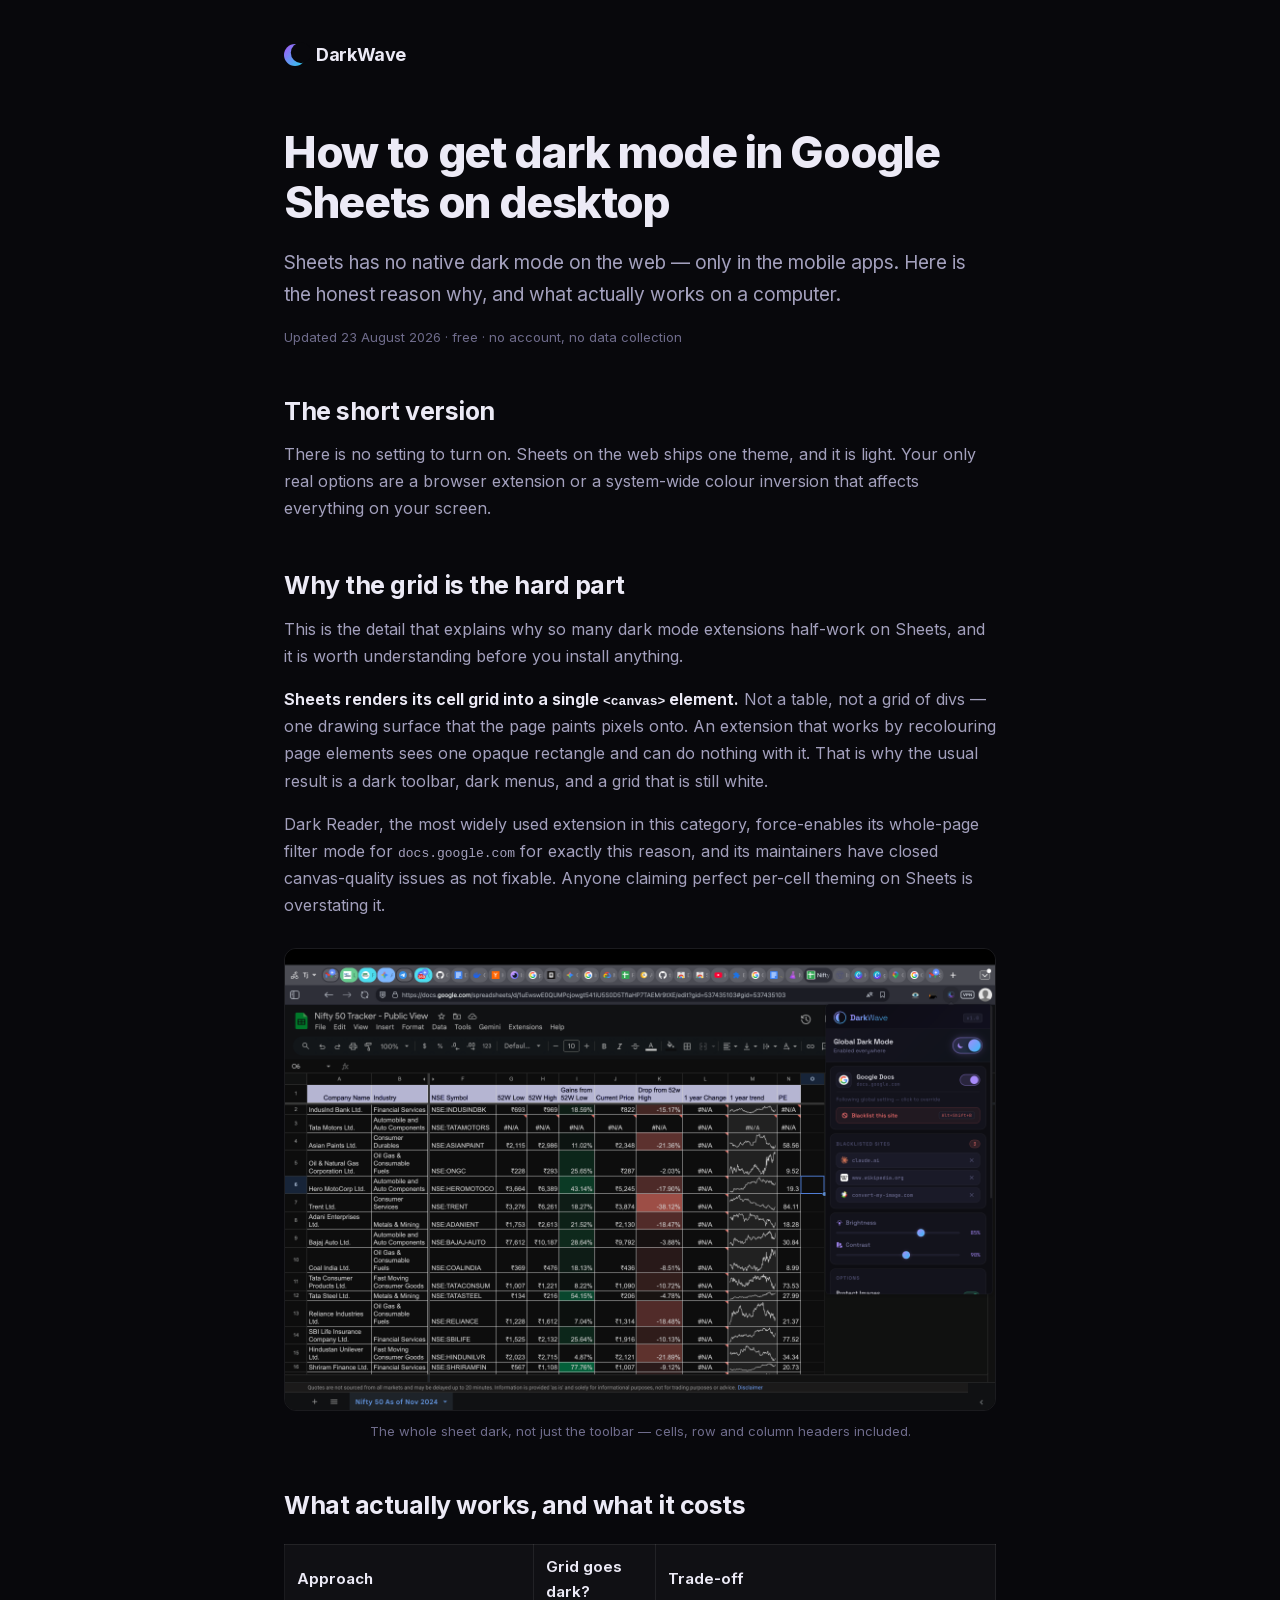
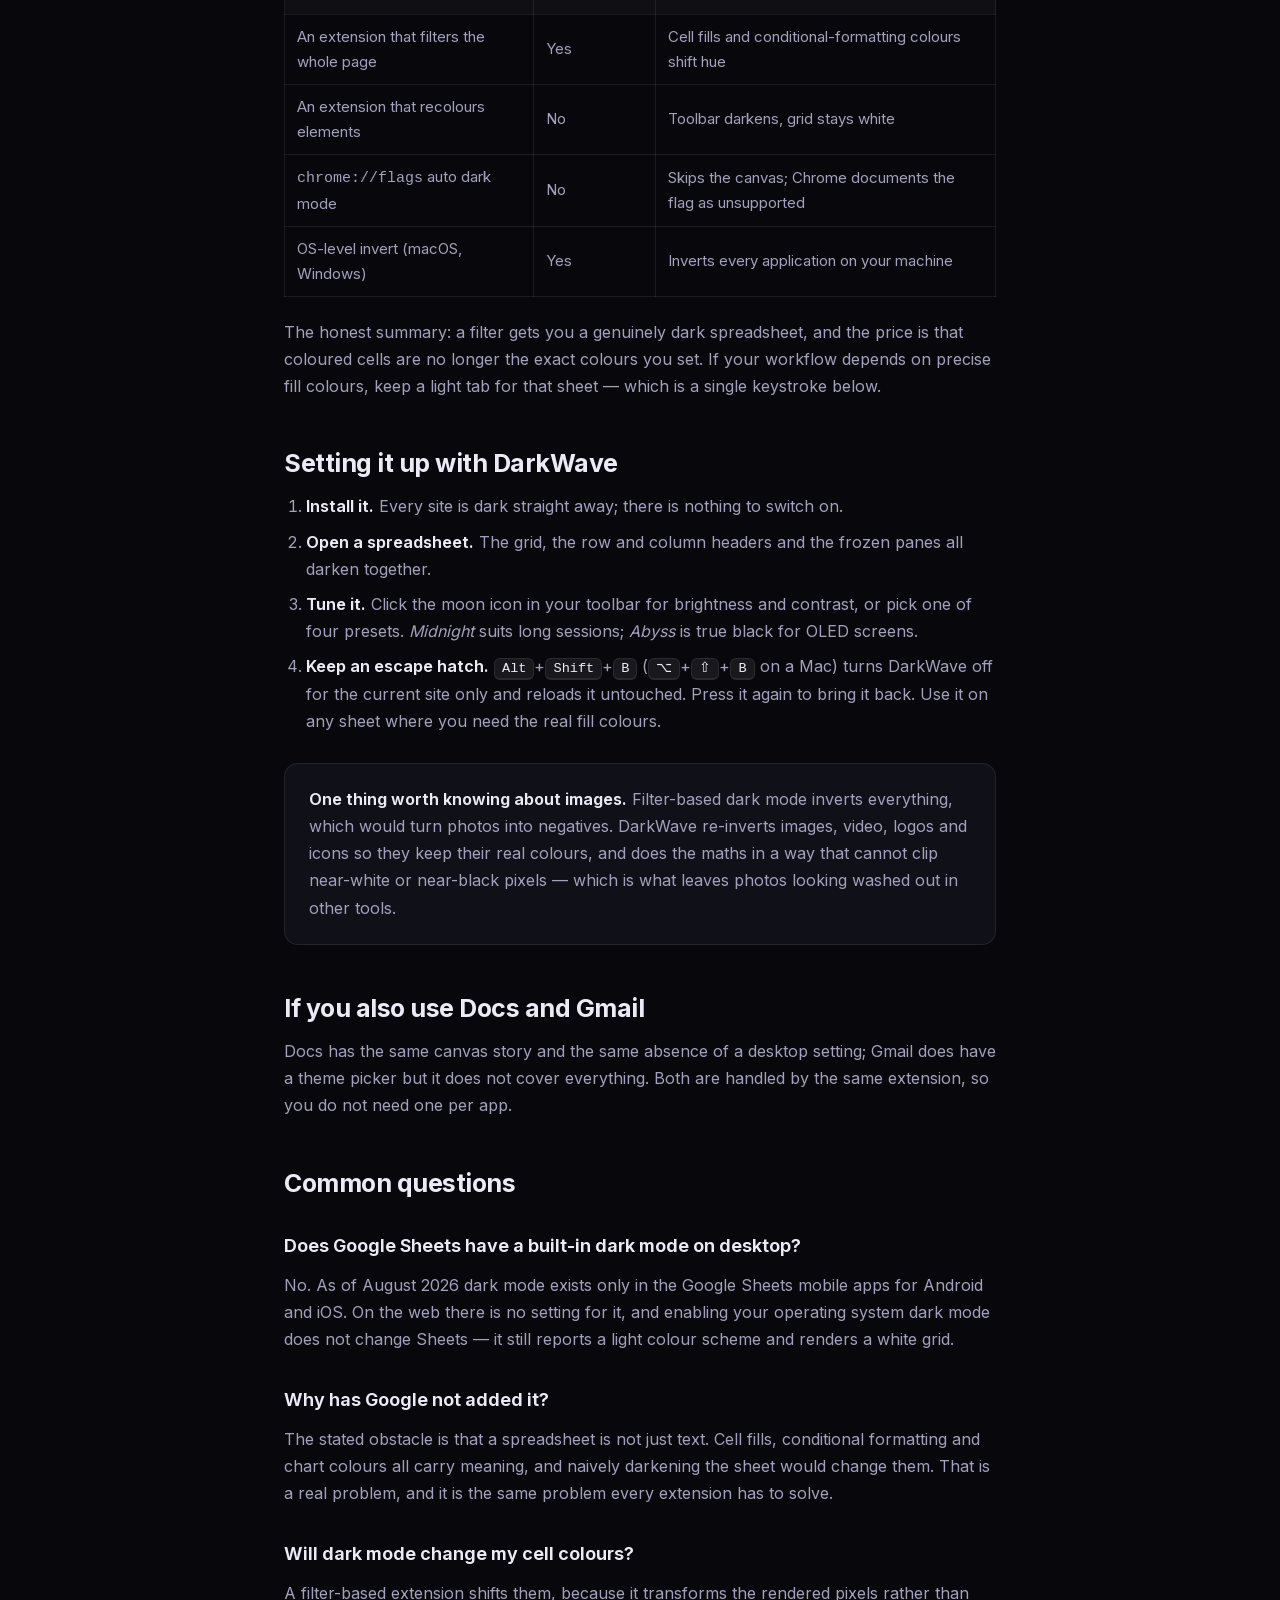
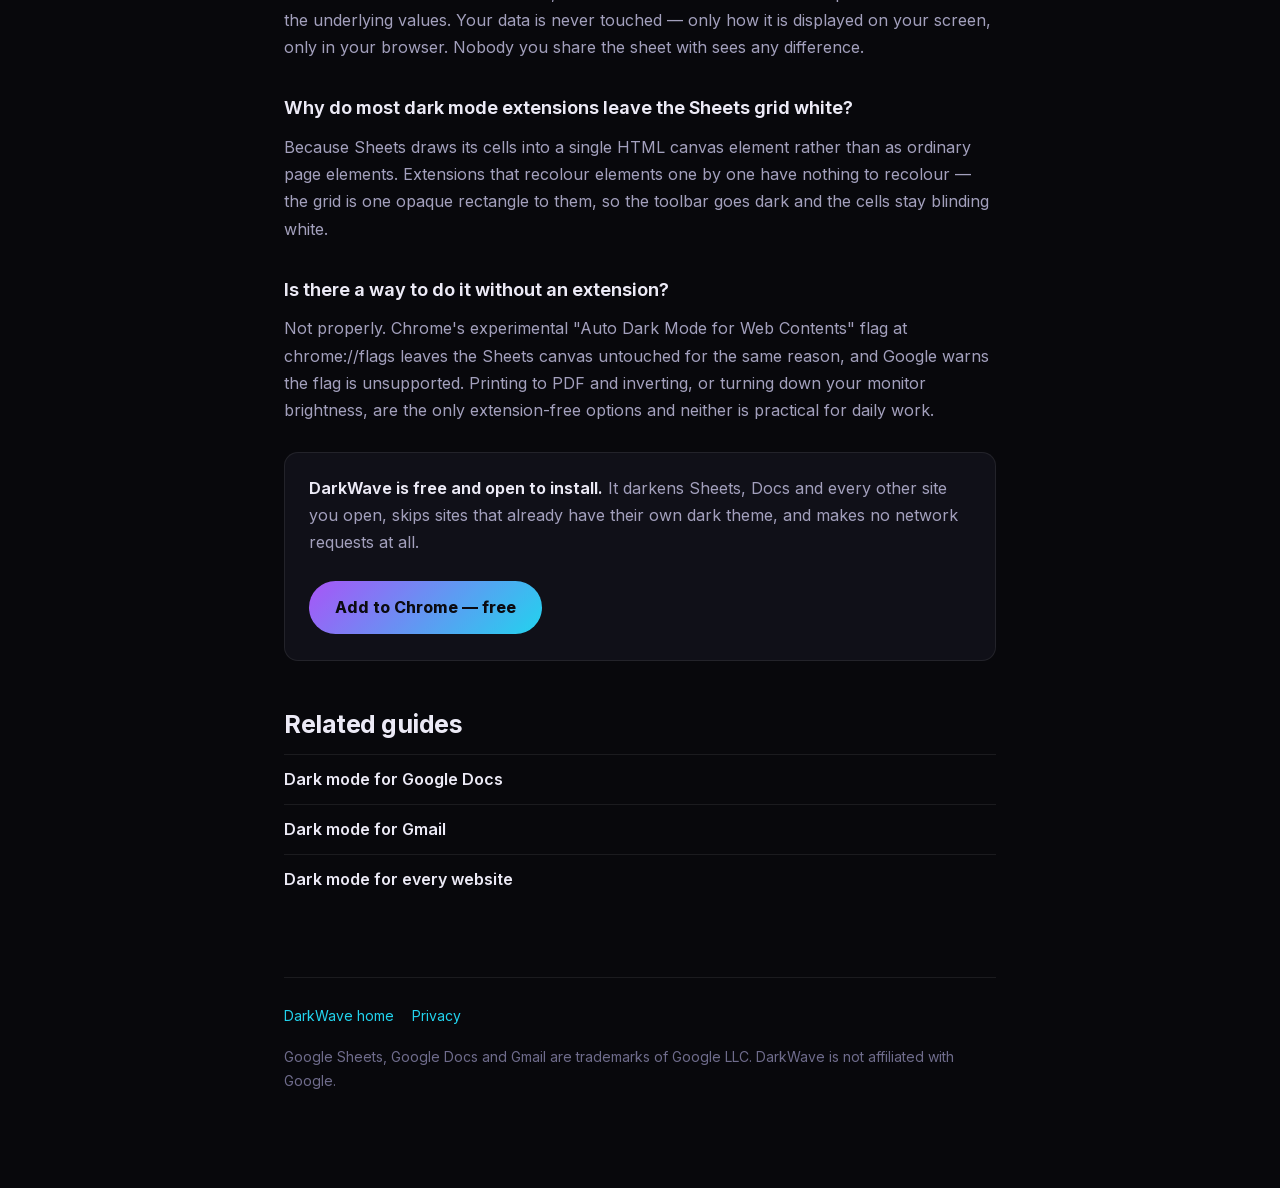
<file: google-sheets-dark-mode/index.html>
<!DOCTYPE html>
<html lang="en">
<head>
<meta charset="UTF-8">
<meta name="viewport" content="width=device-width, initial-scale=1">
<title>Google Sheets Dark Mode — How to Get It on Desktop (2026)</title>
<meta name="description" content="Google Sheets has no built-in dark mode on desktop. Here is why, what the workarounds actually do, and how to darken the whole grid including every cell.">
<link rel="canonical" href="https://tjmanoj.github.io/darkwave/google-sheets-dark-mode/">
<meta property="og:type" content="article">
<meta property="og:url" content="https://tjmanoj.github.io/darkwave/google-sheets-dark-mode/">
<meta property="og:title" content="Google Sheets Dark Mode — How to Get It on Desktop (2026)">
<meta property="og:description" content="Google Sheets has no built-in dark mode on desktop. Here is why, what the workarounds actually do, and how to darken the whole grid including every cell.">
<meta property="og:image" content="https://tjmanoj.github.io/darkwave/images/hero-banner.png">
<meta property="og:site_name" content="DarkWave">
<meta name="twitter:card" content="summary_large_image">
<link rel="icon" type="image/png" href="../favicon/favicon-96x96.png" sizes="96x96">
<link rel="icon" type="image/svg+xml" href="../favicon/favicon.svg">
<style>*,*::before,*::after{box-sizing:border-box;margin:0;padding:0}
:root{--bg:#08080c;--bg2:#101018;--bd:#ffffff14;--tx:#eceaf6;--dim:#a3a0bd;--dimmer:#6f6c8c;--pu:#a855f7;--cy:#22d3ee}
@font-face{font-family:'Inter';font-style:normal;font-weight:100 900;font-display:swap;src:url('../fonts/inter-latin.woff2') format('woff2')}
html{background:var(--bg);-webkit-text-size-adjust:100%}
body{font-family:'Inter',system-ui,-apple-system,sans-serif;background:var(--bg);color:var(--tx);line-height:1.7;-webkit-font-smoothing:antialiased}
.wrap{max-width:760px;margin:0 auto;padding:40px 24px 96px}
a{color:var(--cy);text-decoration:none}a:hover{text-decoration:underline}
nav.top{display:flex;align-items:center;gap:10px;margin-bottom:56px;font-weight:700;font-size:18px;letter-spacing:-.02em}
nav.top .mk{width:22px;height:22px;border-radius:50%;background:linear-gradient(135deg,var(--pu),var(--cy));position:relative;flex:none}
nav.top .mk::after{content:'';position:absolute;inset:0;border-radius:50%;background:var(--bg);transform:translate(28%,-10%) scale(.94)}
nav.top a{color:var(--tx)}
h1{font-size:clamp(30px,5vw,44px);line-height:1.14;letter-spacing:-.03em;font-weight:800;margin-bottom:20px}
.lede{font-size:19px;color:var(--dim);margin-bottom:14px}
.meta{font-size:13px;color:var(--dimmer);margin-bottom:40px}
h2{font-size:25px;line-height:1.25;letter-spacing:-.02em;font-weight:700;margin:48px 0 14px}
h3{font-size:18px;font-weight:650;margin:32px 0 10px}
p,ul,ol{margin-bottom:16px;color:var(--dim)}
li{margin-bottom:8px}ul,ol{padding-left:22px}
strong{color:var(--tx);font-weight:650}
kbd{font-family:ui-monospace,monospace;font-size:.85em;background:#ffffff12;border:1px solid var(--bd);border-bottom-width:2px;border-radius:6px;padding:2px 7px;color:var(--tx);white-space:nowrap}
.card{background:var(--bg2);border:1px solid var(--bd);border-radius:14px;padding:22px 24px;margin:28px 0}
.card p:last-child{margin-bottom:0}
.cta{display:inline-block;background:linear-gradient(135deg,var(--pu),var(--cy));color:#0b0b10;font-weight:750;padding:13px 26px;border-radius:999px;margin:8px 0 4px}
.cta:hover{text-decoration:none;opacity:.9}
.note{font-size:14px;color:var(--dimmer)}
figure{margin:28px 0}figure img{width:100%;height:auto;border-radius:12px;border:1px solid var(--bd);display:block}
figcaption{font-size:13px;color:var(--dimmer);margin-top:9px;text-align:center}
table{width:100%;border-collapse:collapse;margin:22px 0;font-size:15px;display:block;overflow-x:auto}
th,td{border:1px solid var(--bd);padding:9px 12px;text-align:left;color:var(--dim)}
th{color:var(--tx);font-weight:650;background:#ffffff08}
footer{margin-top:72px;padding-top:26px;border-top:1px solid var(--bd);font-size:14px;color:var(--dimmer);display:flex;gap:18px;flex-wrap:wrap}
.rel{margin-top:44px}.rel a{display:block;padding:11px 0;border-top:1px solid var(--bd);color:var(--tx);font-weight:600}
</style>
<script type="application/ld+json">[
 {
  "@context": "https://schema.org",
  "@type": "TechArticle",
  "headline": "How to get dark mode in Google Sheets on desktop",
  "description": "Google Sheets has no built-in dark mode on desktop. Here is why, what the workarounds actually do, and how to darken the whole grid including every cell.",
  "url": "https://tjmanoj.github.io/darkwave/google-sheets-dark-mode/",
  "dateModified": "23 August 2026",
  "author": {
   "@type": "Organization",
   "name": "DarkWave",
   "url": "https://tjmanoj.github.io/darkwave/"
  },
  "publisher": {
   "@type": "Organization",
   "name": "DarkWave",
   "url": "https://tjmanoj.github.io/darkwave/"
  },
  "mainEntityOfPage": {
   "@type": "WebPage",
   "@id": "https://tjmanoj.github.io/darkwave/google-sheets-dark-mode/"
  }
 },
 {
  "@context": "https://schema.org",
  "@type": "FAQPage",
  "mainEntity": [
   {
    "@type": "Question",
    "name": "Does Google Sheets have a built-in dark mode on desktop?",
    "acceptedAnswer": {
     "@type": "Answer",
     "text": "No. As of August 2026 dark mode exists only in the Google Sheets mobile apps for Android and iOS. On the web there is no setting for it, and enabling your operating system dark mode does not change Sheets \u2014 it still reports a light colour scheme and renders a white grid."
    }
   },
   {
    "@type": "Question",
    "name": "Why has Google not added it?",
    "acceptedAnswer": {
     "@type": "Answer",
     "text": "The stated obstacle is that a spreadsheet is not just text. Cell fills, conditional formatting and chart colours all carry meaning, and naively darkening the sheet would change them. That is a real problem, and it is the same problem every extension has to solve."
    }
   },
   {
    "@type": "Question",
    "name": "Will dark mode change my cell colours?",
    "acceptedAnswer": {
     "@type": "Answer",
     "text": "A filter-based extension shifts them, because it transforms the rendered pixels rather than the underlying values. Your data is never touched \u2014 only how it is displayed on your screen, only in your browser. Nobody you share the sheet with sees any difference."
    }
   },
   {
    "@type": "Question",
    "name": "Why do most dark mode extensions leave the Sheets grid white?",
    "acceptedAnswer": {
     "@type": "Answer",
     "text": "Because Sheets draws its cells into a single HTML canvas element rather than as ordinary page elements. Extensions that recolour elements one by one have nothing to recolour \u2014 the grid is one opaque rectangle to them, so the toolbar goes dark and the cells stay blinding white."
    }
   },
   {
    "@type": "Question",
    "name": "Is there a way to do it without an extension?",
    "acceptedAnswer": {
     "@type": "Answer",
     "text": "Not properly. Chrome's experimental \"Auto Dark Mode for Web Contents\" flag at chrome://flags leaves the Sheets canvas untouched for the same reason, and Google warns the flag is unsupported. Printing to PDF and inverting, or turning down your monitor brightness, are the only extension-free options and neither is practical for daily work."
    }
   }
  ]
 }
]</script>
</head>
<body>
<div class="wrap">
<nav class="top"><span class="mk"></span><a href="../">DarkWave</a></nav>
<h1>How to get dark mode in Google Sheets on desktop</h1>
<p class="lede">Sheets has no native dark mode on the web &mdash; only in the mobile apps. Here is the honest reason why, and what actually works on a computer.</p>
<p class="meta">Updated 23 August 2026 &middot; free &middot; no account, no data collection</p>

<h2>The short version</h2>
<p>There is no setting to turn on. Sheets on the web ships one theme, and it is light.
Your only real options are a browser extension or a system-wide colour inversion that
affects everything on your screen.</p>

<h2>Why the grid is the hard part</h2>
<p>This is the detail that explains why so many dark mode extensions half-work on Sheets,
and it is worth understanding before you install anything.</p>
<p><strong>Sheets renders its cell grid into a single <code>&lt;canvas&gt;</code> element.</strong>
Not a table, not a grid of divs &mdash; one drawing surface that the page paints pixels onto.
An extension that works by recolouring page elements sees one opaque rectangle and can do
nothing with it. That is why the usual result is a dark toolbar, dark menus, and a grid
that is still white.</p>
<p>Dark Reader, the most widely used extension in this category, force-enables its
whole-page filter mode for <code>docs.google.com</code> for exactly this reason, and its
maintainers have closed canvas-quality issues as not fixable. Anyone claiming perfect
per-cell theming on Sheets is overstating it.</p>

<figure>
<img src="../images/slide1.png" alt="Google Sheets shown in dark mode with the cell grid darkened" loading="lazy" width="1280" height="800">
<figcaption>The whole sheet dark, not just the toolbar &mdash; cells, row and column headers included.</figcaption>
</figure>

<h2>What actually works, and what it costs</h2>
<table>
<tr><th>Approach</th><th>Grid goes dark?</th><th>Trade-off</th></tr>
<tr><td>An extension that filters the whole page</td><td>Yes</td><td>Cell fills and conditional-formatting colours shift hue</td></tr>
<tr><td>An extension that recolours elements</td><td>No</td><td>Toolbar darkens, grid stays white</td></tr>
<tr><td><code>chrome://flags</code> auto dark mode</td><td>No</td><td>Skips the canvas; Chrome documents the flag as unsupported</td></tr>
<tr><td>OS-level invert (macOS, Windows)</td><td>Yes</td><td>Inverts every application on your machine</td></tr>
</table>
<p>The honest summary: a filter gets you a genuinely dark spreadsheet, and the price is
that coloured cells are no longer the exact colours you set. If your workflow depends on
precise fill colours, keep a light tab for that sheet &mdash; which is a single keystroke
below.</p>

<h2>Setting it up with DarkWave</h2>
<ol>
<li><strong>Install it.</strong> Every site is dark straight away; there is nothing to switch on.</li>
<li><strong>Open a spreadsheet.</strong> The grid, the row and column headers and the frozen panes all darken together.</li>
<li><strong>Tune it.</strong> Click the moon icon in your toolbar for brightness and contrast, or pick one of four presets. <em>Midnight</em> suits long sessions; <em>Abyss</em> is true black for OLED screens.</li>
<li><strong>Keep an escape hatch.</strong> <kbd>Alt</kbd>+<kbd>Shift</kbd>+<kbd>B</kbd> (<kbd>&#8997;</kbd>+<kbd>&#8679;</kbd>+<kbd>B</kbd> on a Mac) turns DarkWave off for the current site only and reloads it untouched. Press it again to bring it back. Use it on any sheet where you need the real fill colours.</li>
</ol>

<div class="card">
<p><strong>One thing worth knowing about images.</strong> Filter-based dark mode inverts
everything, which would turn photos into negatives. DarkWave re-inverts images, video,
logos and icons so they keep their real colours, and does the maths in a way that cannot
clip near-white or near-black pixels &mdash; which is what leaves photos looking washed out
in other tools.</p>
</div>

<h2>If you also use Docs and Gmail</h2>
<p>Docs has the same canvas story and the same absence of a desktop setting; Gmail does
have a theme picker but it does not cover everything. Both are handled by the same
extension, so you do not need one per app.</p>

<h2>Common questions</h2>
<h3>Does Google Sheets have a built-in dark mode on desktop?</h3>
<p>No. As of August 2026 dark mode exists only in the Google Sheets mobile apps for Android and iOS. On the web there is no setting for it, and enabling your operating system dark mode does not change Sheets — it still reports a light colour scheme and renders a white grid.</p>
<h3>Why has Google not added it?</h3>
<p>The stated obstacle is that a spreadsheet is not just text. Cell fills, conditional formatting and chart colours all carry meaning, and naively darkening the sheet would change them. That is a real problem, and it is the same problem every extension has to solve.</p>
<h3>Will dark mode change my cell colours?</h3>
<p>A filter-based extension shifts them, because it transforms the rendered pixels rather than the underlying values. Your data is never touched — only how it is displayed on your screen, only in your browser. Nobody you share the sheet with sees any difference.</p>
<h3>Why do most dark mode extensions leave the Sheets grid white?</h3>
<p>Because Sheets draws its cells into a single HTML canvas element rather than as ordinary page elements. Extensions that recolour elements one by one have nothing to recolour — the grid is one opaque rectangle to them, so the toolbar goes dark and the cells stay blinding white.</p>
<h3>Is there a way to do it without an extension?</h3>
<p>Not properly. Chrome's experimental "Auto Dark Mode for Web Contents" flag at chrome://flags leaves the Sheets canvas untouched for the same reason, and Google warns the flag is unsupported. Printing to PDF and inverting, or turning down your monitor brightness, are the only extension-free options and neither is practical for daily work.</p>
<div class="card">
<p><strong>DarkWave is free and open to install.</strong> It darkens Sheets, Docs and every
other site you open, skips sites that already have their own dark theme, and makes no
network requests at all.</p>
<p><a class="cta" href="https://chromewebstore.google.com/detail/ngdneacppnmejcikcnkccpfdclclkioe" target="_blank" rel="noopener">Add to Chrome &mdash; free</a></p>
</div>
<div class="rel"><h2>Related guides</h2><a href="../google-docs-dark-mode/">Dark mode for Google Docs</a><a href="../gmail-dark-mode/">Dark mode for Gmail</a><a href="../dark-mode-every-website/">Dark mode for every website</a></div>
<footer>
<a href="../">DarkWave home</a><a href="../PRIVACY.md">Privacy</a>
<span>Google Sheets, Google Docs and Gmail are trademarks of Google LLC. DarkWave is not affiliated with Google.</span>
</footer>
</div>
</body>
</html>
</file>
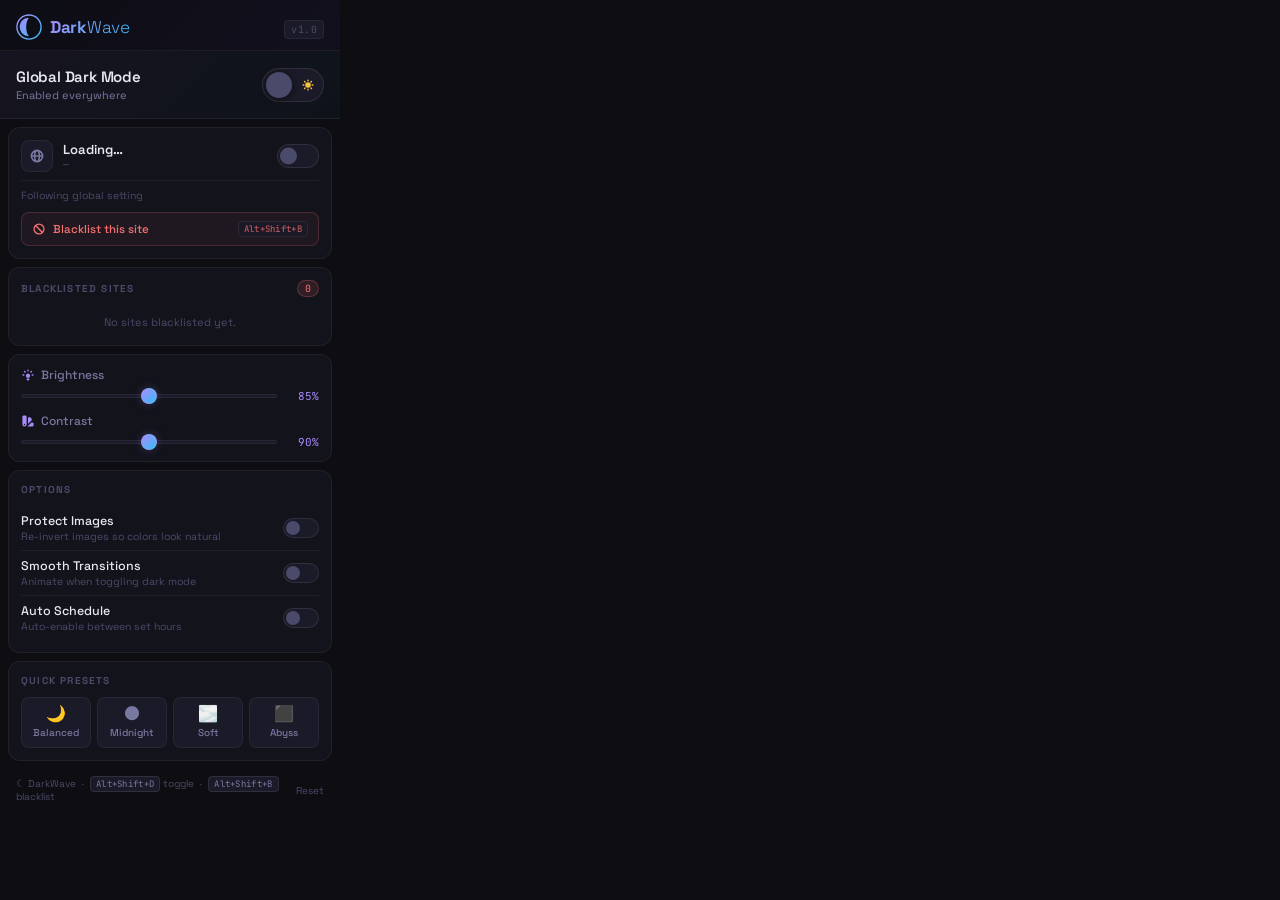
<file: popup.html>
<!DOCTYPE html>
<html lang="en">
<head>
  <meta charset="UTF-8" />
  <meta name="viewport" content="width=device-width, initial-scale=1.0"/>
  <title>DarkWave</title>
  <link rel="preconnect" href="https://fonts.googleapis.com" />
  <link href="https://fonts.googleapis.com/css2?family=Space+Grotesk:wght@300;400;500;600;700&family=JetBrains+Mono:wght@400;500&display=swap" rel="stylesheet"/>
  <link rel="stylesheet" href="popup.css" />
</head>
<body>

  <!-- ── HEADER ─────────────────────────────────────── -->
  <header class="header">
    <div class="logo">
      <svg class="logo-icon" viewBox="0 0 28 28" fill="none">
        <circle cx="14" cy="14" r="13" stroke="url(#lg1)" stroke-width="1.5"/>
        <path d="M14 4 C8 4 4 8.5 4 14 C4 19.5 8.5 24 14 24 C10 20 10 8 14 4Z" fill="url(#lg2)"/>
        <defs>
          <linearGradient id="lg1" x1="0" y1="0" x2="28" y2="28" gradientUnits="userSpaceOnUse">
            <stop offset="0%" stop-color="#a78bfa"/>
            <stop offset="100%" stop-color="#38bdf8"/>
          </linearGradient>
          <linearGradient id="lg2" x1="4" y1="4" x2="24" y2="24" gradientUnits="userSpaceOnUse">
            <stop offset="0%" stop-color="#a78bfa"/>
            <stop offset="100%" stop-color="#38bdf8"/>
          </linearGradient>
        </defs>
      </svg>
      <span class="logo-text">Dark<em>Wave</em></span>
    </div>
    <div class="header-right">
      <span class="version">v1.0</span>
    </div>
  </header>

  <!-- ── GLOBAL TOGGLE ──────────────────────────────── -->
  <section class="hero">
    <div class="hero-content">
      <div class="hero-left">
        <p class="hero-label">Global Dark Mode</p>
        <p class="hero-sub" id="globalStatus">Enabled everywhere</p>
      </div>
      <label class="mega-toggle" id="globalToggleLabel">
        <input type="checkbox" id="globalToggle" />
        <span class="mega-thumb">
          <svg class="thumb-icon moon" viewBox="0 0 20 20" fill="currentColor">
            <path d="M17.293 13.293A8 8 0 016.707 2.707a8.001 8.001 0 1010.586 10.586z"/>
          </svg>
          <svg class="thumb-icon sun" viewBox="0 0 20 20" fill="currentColor">
            <path fill-rule="evenodd" d="M10 2a1 1 0 011 1v1a1 1 0 11-2 0V3a1 1 0 011-1zm4 8a4 4 0 11-8 0 4 4 0 018 0zm-.464 4.95l.707.707a1 1 0 001.414-1.414l-.707-.707a1 1 0 00-1.414 1.414zm2.12-10.607a1 1 0 010 1.414l-.706.707a1 1 0 11-1.414-1.414l.707-.707a1 1 0 011.414 0zM17 11a1 1 0 100-2h-1a1 1 0 100 2h1zm-7 4a1 1 0 011 1v1a1 1 0 11-2 0v-1a1 1 0 011-1zM5.05 6.464A1 1 0 106.465 5.05l-.708-.707a1 1 0 00-1.414 1.414l.707.707zm1.414 8.486l-.707.707a1 1 0 01-1.414-1.414l.707-.707a1 1 0 011.414 1.414zM4 11a1 1 0 100-2H3a1 1 0 000 2h1z" clip-rule="evenodd"/>
          </svg>
        </span>
      </label>
    </div>
  </section>

  <!-- ── CURRENT SITE ───────────────────────────────── -->
  <section class="site-section card" id="siteCard">
    <div class="site-row">
      <div class="site-info">
        <div class="site-favicon" id="siteFavicon">
          <svg viewBox="0 0 20 20" fill="currentColor">
            <path fill-rule="evenodd" d="M4.083 9h1.946c.089-1.546.383-2.97.837-4.118A6.004 6.004 0 004.083 9zM10 2a8 8 0 100 16A8 8 0 0010 2zm0 2c-.076 0-.232.032-.465.262-.238.234-.497.623-.737 1.182-.389.907-.673 2.142-.766 3.556h3.936c-.093-1.414-.377-2.649-.766-3.556-.24-.56-.5-.948-.737-1.182C10.232 4.032 10.076 4 10 4zm3.971 5c-.089-1.546-.383-2.97-.837-4.118A6.004 6.004 0 0115.917 9h-1.946zm-2.003 2H8.032c.093 1.414.377 2.649.766 3.556.24.56.5.948.737 1.182.233.23.389.262.465.262.076 0 .232-.032.465-.262.238-.234.498-.623.737-1.182.389-.907.673-2.142.766-3.556zm1.166 4.118c.454-1.147.748-2.572.837-4.118h1.946a6.004 6.004 0 01-2.783 4.118zm-6.268 0C6.412 13.97 6.118 12.546 6.03 11H4.083a6.004 6.004 0 002.783 4.118z" clip-rule="evenodd"/>
          </svg>
        </div>
        <div>
          <p class="site-name" id="siteName">Loading…</p>
          <p class="site-hostname" id="siteHostname">—</p>
        </div>
      </div>
      <label class="mini-toggle">
        <input type="checkbox" id="siteToggle" />
        <span class="mini-thumb"></span>
      </label>
    </div>
    <p class="site-note" id="siteNote">Following global setting</p>
    <p class="native-dark-badge" id="nativeDarkBadge" style="display:none">
      ⚡ This site has its own dark mode — DarkWave skipped auto-apply. Toggle to force.
    </p>
    <button class="blacklist-btn" id="blacklistBtn">
      <svg viewBox="0 0 20 20" fill="currentColor" class="bl-icon">
        <path fill-rule="evenodd" d="M13.477 14.89A6 6 0 015.11 6.524L13.477 14.89zm1.414-1.414L6.524 5.11a6 6 0 018.367 8.367zM18 10a8 8 0 11-16 0 8 8 0 0116 0z" clip-rule="evenodd"/>
      </svg>
      <span id="blacklistBtnLabel">Blacklist this site</span>
      <kbd>Alt+Shift+B</kbd>
    </button>
  </section>

  <!-- ── BLACKLIST ────────────────────────────────────── -->
  <section class="blacklist-section card" id="blacklistSection">
    <div class="blacklist-header">
      <p class="section-title" style="margin:0">Blacklisted Sites</p>
      <span class="bl-count" id="blCount">0</span>
    </div>
    <p class="bl-empty" id="blEmpty">No sites blacklisted yet.</p>
    <ul class="bl-list" id="blList"></ul>
  </section>

  <!-- ── SLIDERS ────────────────────────────────────── -->
  <section class="sliders card">
    <div class="slider-row">
      <div class="slider-label">
        <svg viewBox="0 0 20 20" fill="currentColor" class="s-icon">
          <path d="M11 3a1 1 0 10-2 0v1a1 1 0 102 0V3zM15.657 5.757a1 1 0 00-1.414-1.414l-.707.707a1 1 0 001.414 1.414l.707-.707zM18 10a1 1 0 01-1 1h-1a1 1 0 110-2h1a1 1 0 011 1zM5.05 6.464A1 1 0 106.464 5.05l-.707-.707a1 1 0 00-1.414 1.414l.707.707zM5 10a1 1 0 01-1 1H3a1 1 0 110-2h1a1 1 0 011 1zM8 16v-1h4v1a2 2 0 11-4 0zM12 14c.015-.298.057-.591.123-.877a3 3 0 10-4.247 0c.066.286.108.579.124.877h4z"/>
        </svg>
        <span>Brightness</span>
      </div>
      <div class="slider-control">
        <input type="range" id="brightnessSlider" min="50" max="100" step="1" class="slider" />
        <span class="slider-val" id="brightnessVal">85%</span>
      </div>
    </div>
    <div class="slider-row">
      <div class="slider-label">
        <svg viewBox="0 0 20 20" fill="currentColor" class="s-icon">
          <path fill-rule="evenodd" d="M4 2a2 2 0 00-2 2v11a3 3 0 106 0V4a2 2 0 00-2-2H4zm1 14a1 1 0 100-2 1 1 0 000 2zm5-1.757l4.9-4.9a2 2 0 000-2.828L13.485 5.1a2 2 0 00-2.828 0L10 5.757v8.486zM16 18H9.071l6-6H16a2 2 0 012 2v2a2 2 0 01-2 2z" clip-rule="evenodd"/>
        </svg>
        <span>Contrast</span>
      </div>
      <div class="slider-control">
        <input type="range" id="contrastSlider" min="50" max="120" step="1" class="slider" />
        <span class="slider-val" id="contrastVal">90%</span>
      </div>
    </div>
  </section>

  <!-- ── OPTIONS ────────────────────────────────────── -->
  <section class="options card">
    <p class="section-title">Options</p>
    <label class="option-row">
      <div class="opt-info">
        <span class="opt-name">Protect Images</span>
        <span class="opt-desc">Re-invert images so colors look natural</span>
      </div>
      <label class="tiny-toggle">
        <input type="checkbox" id="imageProtection" />
        <span class="tiny-thumb"></span>
      </label>
    </label>
    <label class="option-row">
      <div class="opt-info">
        <span class="opt-name">Smooth Transitions</span>
        <span class="opt-desc">Animate when toggling dark mode</span>
      </div>
      <label class="tiny-toggle">
        <input type="checkbox" id="smoothTransition" />
        <span class="tiny-thumb"></span>
      </label>
    </label>
    <label class="option-row">
      <div class="opt-info">
        <span class="opt-name">Auto Schedule</span>
        <span class="opt-desc">Auto-enable between set hours</span>
      </div>
      <label class="tiny-toggle">
        <input type="checkbox" id="scheduleEnabled" />
        <span class="tiny-thumb"></span>
      </label>
    </label>

    <!-- Schedule times -->
    <div class="schedule-row" id="scheduleRow">
      <div class="time-field">
        <label class="time-label">From</label>
        <input type="time" id="scheduleStart" class="time-input" value="20:00" />
      </div>
      <div class="time-sep">→</div>
      <div class="time-field">
        <label class="time-label">To</label>
        <input type="time" id="scheduleEnd" class="time-input" value="07:00" />
      </div>
    </div>
  </section>

  <!-- ── PRESETS ────────────────────────────────────── -->
  <section class="presets card">
    <p class="section-title">Quick Presets</p>
    <div class="preset-grid">
      <button class="preset-btn" data-brightness="85" data-contrast="90" data-name="Balanced">
        <span class="preset-icon">🌙</span>
        <span>Balanced</span>
      </button>
      <button class="preset-btn" data-brightness="70" data-contrast="95" data-name="Midnight">
        <span class="preset-icon">🌑</span>
        <span>Midnight</span>
      </button>
      <button class="preset-btn" data-brightness="92" data-contrast="80" data-name="Soft">
        <span class="preset-icon">🌫️</span>
        <span>Soft</span>
      </button>
      <button class="preset-btn" data-brightness="60" data-contrast="110" data-name="Abyss">
        <span class="preset-icon">⬛</span>
        <span>Abyss</span>
      </button>
    </div>
  </section>

  <!-- ── FOOTER ─────────────────────────────────────── -->
  <footer class="footer">
    <span>☾ DarkWave &nbsp;·&nbsp; <kbd>Alt+Shift+D</kbd> toggle &nbsp;·&nbsp; <kbd>Alt+Shift+B</kbd> blacklist</span>
    <a href="#" id="resetBtn" class="reset-link">Reset</a>
  </footer>

  <!-- ── TOAST ──────────────────────────────────────── -->
  <div class="toast" id="toast"></div>

  <script src="popup.js"></script>
</body>
</html>
</file>
<file: popup.css>
/* DarkWave — Popup Styles */

@import url('https://fonts.googleapis.com/css2?family=Space+Grotesk:wght@300;400;500;600;700&family=JetBrains+Mono:wght@400;500&display=swap');

*, *::before, *::after { box-sizing: border-box; margin: 0; padding: 0; }

:root {
  --bg:          #0d0d12;
  --bg2:         #13131c;
  --bg3:         #1a1a28;
  --border:      #ffffff0f;
  --border2:     #ffffff18;
  --text:        #e8e8f0;
  --text-dim:    #7878a0;
  --text-dimmer: #4a4a6a;
  --accent:      #a78bfa;
  --accent2:     #38bdf8;
  --accent-glow: rgba(167, 139, 250, 0.25);
  --green:       #34d399;
  --green-dim:   rgba(52, 211, 153, 0.15);
  --red:         #f87171;
  --radius:      12px;
  --radius-sm:   8px;
  --font:        'Space Grotesk', system-ui, sans-serif;
  --mono:        'JetBrains Mono', monospace;
}

html { width: 340px; }

body {
  font-family: var(--font);
  background: var(--bg);
  color: var(--text);
  width: 340px;
  min-height: 100px;
  overflow-x: hidden;
  -webkit-font-smoothing: antialiased;
}

/* ── HEADER ──────────────────────────────────────────── */
.header {
  display: flex;
  align-items: center;
  justify-content: space-between;
  padding: 14px 16px 10px;
  border-bottom: 1px solid var(--border);
  background: linear-gradient(135deg, #0d0d14 0%, #12101e 100%);
}

.logo {
  display: flex;
  align-items: center;
  gap: 8px;
}

.logo-icon {
  width: 26px;
  height: 26px;
  flex-shrink: 0;
}

.logo-text {
  font-size: 17px;
  font-weight: 700;
  letter-spacing: -0.3px;
  background: linear-gradient(135deg, #a78bfa, #38bdf8);
  -webkit-background-clip: text;
  -webkit-text-fill-color: transparent;
  background-clip: text;
}

.logo-text em {
  font-style: normal;
  font-weight: 300;
}

.version {
  font-family: var(--mono);
  font-size: 10px;
  color: var(--text-dimmer);
  letter-spacing: 0.5px;
  background: var(--bg3);
  padding: 2px 6px;
  border-radius: 4px;
  border: 1px solid var(--border);
}

/* ── HERO / GLOBAL TOGGLE ────────────────────────────── */
.hero {
  padding: 16px;
  background: linear-gradient(135deg, rgba(167,139,250,0.06) 0%, rgba(56,189,248,0.04) 100%);
  border-bottom: 1px solid var(--border);
}

.hero-content {
  display: flex;
  align-items: center;
  justify-content: space-between;
}

.hero-label {
  font-size: 15px;
  font-weight: 600;
  color: var(--text);
  letter-spacing: -0.2px;
}

.hero-sub {
  font-size: 11px;
  color: var(--text-dim);
  margin-top: 2px;
  transition: color 0.3s;
}

/* Mega Toggle */
.mega-toggle {
  position: relative;
  width: 62px;
  height: 34px;
  cursor: pointer;
}

.mega-toggle input {
  opacity: 0;
  width: 0;
  height: 0;
  position: absolute;
}

.mega-thumb {
  position: absolute;
  inset: 0;
  background: var(--bg3);
  border: 1.5px solid var(--border2);
  border-radius: 34px;
  transition: all 0.3s cubic-bezier(0.34, 1.56, 0.64, 1);
  display: flex;
  align-items: center;
  padding: 0 4px;
}

.mega-thumb::after {
  content: '';
  position: absolute;
  left: 3px;
  width: 26px;
  height: 26px;
  border-radius: 50%;
  background: var(--text-dimmer);
  transition: all 0.3s cubic-bezier(0.34, 1.56, 0.64, 1);
  box-shadow: 0 2px 8px rgba(0,0,0,0.4);
}

.mega-toggle input:checked ~ .mega-thumb {
  background: linear-gradient(135deg, rgba(167,139,250,0.2), rgba(56,189,248,0.15));
  border-color: rgba(167,139,250,0.5);
  box-shadow: 0 0 16px var(--accent-glow);
}

.mega-toggle input:checked ~ .mega-thumb::after {
  transform: translateX(28px);
  background: linear-gradient(135deg, var(--accent), var(--accent2));
}

.thumb-icon {
  position: absolute;
  width: 14px;
  height: 14px;
  z-index: 1;
  transition: opacity 0.2s, transform 0.3s;
  pointer-events: none;
}

/* OFF state: sun visible on right (thumb is left) */
/* ON state:  moon visible on left (thumb moved right, reveals moon) */
.thumb-icon.moon {
  left: 8px;
  color: var(--accent);
  opacity: 0; /* hidden when dark mode OFF */
}

.thumb-icon.sun {
  right: 8px;
  color: #f6c344;
  opacity: 1; /* visible when dark mode OFF */
}

.mega-toggle input:checked ~ .mega-thumb .moon { opacity: 1; } /* show moon when ON */
.mega-toggle input:checked ~ .mega-thumb .sun  { opacity: 0; } /* hide sun when ON */

/* ── CARD ─────────────────────────────────────────────── */
.card {
  margin: 8px;
  background: var(--bg2);
  border: 1px solid var(--border);
  border-radius: var(--radius);
  padding: 12px;
  transition: border-color 0.2s;
}

.card:hover {
  border-color: var(--border2);
}

/* ── SITE SECTION ─────────────────────────────────────── */
.site-row {
  display: flex;
  align-items: center;
  justify-content: space-between;
  gap: 8px;
}

.site-info {
  display: flex;
  align-items: center;
  gap: 10px;
  min-width: 0;
}

.site-favicon {
  width: 32px;
  height: 32px;
  background: var(--bg3);
  border: 1px solid var(--border);
  border-radius: var(--radius-sm);
  display: flex;
  align-items: center;
  justify-content: center;
  flex-shrink: 0;
  overflow: hidden;
}

.site-favicon svg {
  width: 16px;
  height: 16px;
  color: var(--text-dim);
}

.site-favicon img {
  width: 20px;
  height: 20px;
  object-fit: contain;
}

.site-name {
  font-size: 13px;
  font-weight: 600;
  color: var(--text);
  white-space: nowrap;
  overflow: hidden;
  text-overflow: ellipsis;
  max-width: 160px;
}

.site-hostname {
  font-size: 10px;
  font-family: var(--mono);
  color: var(--text-dimmer);
  white-space: nowrap;
  overflow: hidden;
  text-overflow: ellipsis;
  max-width: 160px;
}

.site-note {
  font-size: 10.5px;
  color: var(--text-dimmer);
  margin-top: 8px;
  padding-top: 8px;
  border-top: 1px solid var(--border);
}

.site-note.overridden {
  color: var(--accent);
}

/* Mini Toggle */
.mini-toggle {
  position: relative;
  width: 42px;
  height: 24px;
  cursor: pointer;
  flex-shrink: 0;
}

.mini-toggle input {
  opacity: 0;
  width: 0;
  height: 0;
  position: absolute;
}

.mini-thumb {
  position: absolute;
  inset: 0;
  background: var(--bg3);
  border: 1.5px solid var(--border2);
  border-radius: 24px;
  transition: all 0.25s cubic-bezier(0.34, 1.56, 0.64, 1);
}

.mini-thumb::after {
  content: '';
  position: absolute;
  left: 2px;
  top: 50%;
  transform: translateY(-50%);
  width: 17px;
  height: 17px;
  border-radius: 50%;
  background: var(--text-dimmer);
  transition: all 0.25s cubic-bezier(0.34, 1.56, 0.64, 1);
}

.mini-toggle input:checked ~ .mini-thumb {
  background: rgba(167,139,250,0.15);
  border-color: rgba(167,139,250,0.4);
}

.mini-toggle input:checked ~ .mini-thumb::after {
  transform: translateX(18px) translateY(-50%);
  background: var(--accent);
}

/* Tiny Toggle (options) */
.tiny-toggle {
  position: relative;
  width: 36px;
  height: 20px;
  cursor: pointer;
  flex-shrink: 0;
}

.tiny-toggle input {
  opacity: 0;
  width: 0;
  height: 0;
  position: absolute;
}

.tiny-thumb {
  position: absolute;
  inset: 0;
  background: var(--bg3);
  border: 1px solid var(--border2);
  border-radius: 20px;
  transition: all 0.22s cubic-bezier(0.34, 1.56, 0.64, 1);
}

.tiny-thumb::after {
  content: '';
  position: absolute;
  left: 2px;
  top: 50%;
  transform: translateY(-50%);
  width: 14px;
  height: 14px;
  border-radius: 50%;
  background: var(--text-dimmer);
  transition: all 0.22s cubic-bezier(0.34, 1.56, 0.64, 1);
}

.tiny-toggle input:checked ~ .tiny-thumb {
  background: rgba(52,211,153,0.15);
  border-color: rgba(52,211,153,0.4);
}

.tiny-toggle input:checked ~ .tiny-thumb::after {
  transform: translateX(16px) translateY(-50%);
  background: var(--green);
}

/* ── SLIDERS ──────────────────────────────────────────── */
.sliders { display: flex; flex-direction: column; gap: 10px; }

.slider-row {
  display: flex;
  flex-direction: column;
  gap: 6px;
}

.slider-label {
  display: flex;
  align-items: center;
  gap: 6px;
  font-size: 12px;
  font-weight: 500;
  color: var(--text-dim);
}

.s-icon {
  width: 14px;
  height: 14px;
  color: var(--accent);
  flex-shrink: 0;
}

.slider-control {
  display: flex;
  align-items: center;
  gap: 10px;
}

.slider {
  flex: 1;
  -webkit-appearance: none;
  appearance: none;
  height: 4px;
  border-radius: 4px;
  background: var(--bg3);
  outline: none;
  cursor: pointer;
  border: 1px solid var(--border);
}

.slider::-webkit-slider-thumb {
  -webkit-appearance: none;
  appearance: none;
  width: 16px;
  height: 16px;
  border-radius: 50%;
  background: linear-gradient(135deg, var(--accent), var(--accent2));
  cursor: pointer;
  box-shadow: 0 0 8px var(--accent-glow);
  border: 1.5px solid rgba(255,255,255,0.1);
  transition: transform 0.15s, box-shadow 0.15s;
}

.slider::-webkit-slider-thumb:hover {
  transform: scale(1.2);
  box-shadow: 0 0 14px var(--accent-glow);
}

.slider::-moz-range-thumb {
  width: 16px;
  height: 16px;
  border-radius: 50%;
  background: linear-gradient(135deg, var(--accent), var(--accent2));
  cursor: pointer;
  border: none;
}

.slider-val {
  font-family: var(--mono);
  font-size: 11px;
  color: var(--accent);
  min-width: 32px;
  text-align: right;
}

/* ── OPTIONS ──────────────────────────────────────────── */
.section-title {
  font-size: 10px;
  font-weight: 700;
  letter-spacing: 1.2px;
  text-transform: uppercase;
  color: var(--text-dimmer);
  margin-bottom: 10px;
}

.option-row {
  display: flex;
  align-items: center;
  justify-content: space-between;
  padding: 7px 0;
  border-bottom: 1px solid var(--border);
  cursor: pointer;
  gap: 8px;
}

.option-row:last-of-type {
  border-bottom: none;
}

.opt-info {
  display: flex;
  flex-direction: column;
  gap: 1px;
  min-width: 0;
}

.opt-name {
  font-size: 12.5px;
  font-weight: 500;
  color: var(--text);
}

.opt-desc {
  font-size: 10.5px;
  color: var(--text-dimmer);
}

/* Schedule Row */
.schedule-row {
  display: flex;
  align-items: center;
  gap: 8px;
  padding: 10px 0 4px;
  display: none;
}

.schedule-row.visible {
  display: flex;
}

.time-field {
  display: flex;
  flex-direction: column;
  gap: 3px;
}

.time-label {
  font-size: 9px;
  font-weight: 600;
  text-transform: uppercase;
  letter-spacing: 0.8px;
  color: var(--text-dimmer);
}

.time-input {
  background: var(--bg3);
  border: 1px solid var(--border2);
  border-radius: var(--radius-sm);
  color: var(--text);
  font-family: var(--mono);
  font-size: 12px;
  padding: 5px 8px;
  outline: none;
  cursor: pointer;
  transition: border-color 0.2s;
  color-scheme: dark;
}

.time-input:focus {
  border-color: rgba(167,139,250,0.5);
}

.time-sep {
  font-size: 16px;
  color: var(--text-dimmer);
  margin-top: 14px;
  flex-shrink: 0;
}

/* ── PRESETS ──────────────────────────────────────────── */
.preset-grid {
  display: grid;
  grid-template-columns: repeat(4, 1fr);
  gap: 6px;
}

.preset-btn {
  display: flex;
  flex-direction: column;
  align-items: center;
  gap: 4px;
  padding: 8px 4px;
  background: var(--bg3);
  border: 1px solid var(--border);
  border-radius: var(--radius-sm);
  cursor: pointer;
  transition: all 0.2s;
  color: var(--text-dim);
  font-family: var(--font);
  font-size: 10px;
  font-weight: 500;
}

.preset-btn:hover {
  border-color: var(--border2);
  background: #1f1f30;
  color: var(--text);
  transform: translateY(-1px);
}

.preset-btn.active {
  border-color: rgba(167,139,250,0.45);
  background: rgba(167,139,250,0.08);
  color: var(--accent);
}

.preset-icon {
  font-size: 16px;
  line-height: 1;
}

/* ── BLACKLIST ────────────────────────────────────────── */
.blacklist-btn {
  display: flex;
  align-items: center;
  gap: 7px;
  width: 100%;
  margin-top: 10px;
  padding: 8px 10px;
  background: rgba(248, 113, 113, 0.06);
  border: 1px solid rgba(248, 113, 113, 0.2);
  border-radius: var(--radius-sm);
  color: var(--red);
  font-family: var(--font);
  font-size: 11.5px;
  font-weight: 500;
  cursor: pointer;
  transition: all 0.2s;
  text-align: left;
}

.blacklist-btn:hover {
  background: rgba(248, 113, 113, 0.12);
  border-color: rgba(248, 113, 113, 0.4);
}

.blacklist-btn.active {
  background: rgba(52, 211, 153, 0.07);
  border-color: rgba(52, 211, 153, 0.3);
  color: var(--green);
}

.blacklist-btn kbd {
  margin-left: auto;
  flex-shrink: 0;
  color: inherit;
  opacity: 0.7;
}

.bl-icon {
  width: 14px;
  height: 14px;
  flex-shrink: 0;
}

.blacklist-header {
  display: flex;
  align-items: center;
  justify-content: space-between;
  margin-bottom: 10px;
}

.bl-count {
  font-family: var(--mono);
  font-size: 10px;
  background: rgba(248, 113, 113, 0.12);
  color: var(--red);
  border: 1px solid rgba(248, 113, 113, 0.25);
  border-radius: 10px;
  padding: 1px 7px;
  min-width: 20px;
  text-align: center;
}

.bl-empty {
  font-size: 11px;
  color: var(--text-dimmer);
  text-align: center;
  padding: 8px 0 4px;
}

.bl-list {
  list-style: none;
  display: flex;
  flex-direction: column;
  gap: 5px;
  max-height: 160px;
  overflow-y: auto;
}

.bl-item {
  display: flex;
  align-items: center;
  gap: 8px;
  padding: 6px 8px;
  background: var(--bg3);
  border: 1px solid var(--border);
  border-radius: var(--radius-sm);
  transition: border-color 0.15s;
}

.bl-item:hover {
  border-color: var(--border2);
}

.bl-item-favicon {
  width: 16px;
  height: 16px;
  flex-shrink: 0;
  border-radius: 3px;
  object-fit: contain;
}

.bl-item-favicon-placeholder {
  width: 16px;
  height: 16px;
  flex-shrink: 0;
  background: var(--bg);
  border: 1px solid var(--border);
  border-radius: 3px;
  display: flex;
  align-items: center;
  justify-content: center;
  color: var(--text-dimmer);
}

.bl-item-host {
  flex: 1;
  font-family: var(--mono);
  font-size: 10.5px;
  color: var(--text-dim);
  white-space: nowrap;
  overflow: hidden;
  text-overflow: ellipsis;
  min-width: 0;
}

.bl-remove-btn {
  flex-shrink: 0;
  background: none;
  border: none;
  cursor: pointer;
  color: var(--text-dimmer);
  padding: 2px;
  border-radius: 4px;
  display: flex;
  align-items: center;
  justify-content: center;
  transition: color 0.15s, background 0.15s;
}

.bl-remove-btn:hover {
  color: var(--red);
  background: rgba(248, 113, 113, 0.1);
}

.bl-remove-btn svg {
  width: 13px;
  height: 13px;
}

/* ── FOOTER ───────────────────────────────────────────── */
.footer {
  display: flex;
  align-items: center;
  justify-content: space-between;
  padding: 8px 16px 14px;
  font-size: 10px;
  color: var(--text-dimmer);
}

.reset-link {
  color: var(--text-dimmer);
  text-decoration: none;
  transition: color 0.2s;
  cursor: pointer;
}

.reset-link:hover {
  color: var(--red);
}

/* ── TOAST ────────────────────────────────────────────── */
.toast {
  position: fixed;
  bottom: 16px;
  left: 50%;
  transform: translateX(-50%) translateY(12px);
  background: var(--bg3);
  border: 1px solid var(--border2);
  color: var(--text);
  font-size: 11.5px;
  font-weight: 500;
  padding: 6px 14px;
  border-radius: 20px;
  opacity: 0;
  pointer-events: none;
  transition: all 0.25s cubic-bezier(0.34, 1.56, 0.64, 1);
  white-space: nowrap;
  z-index: 999;
  box-shadow: 0 8px 24px rgba(0,0,0,0.5);
}

.toast.show {
  opacity: 1;
  transform: translateX(-50%) translateY(0);
}

/* ── DISABLED STATE ───────────────────────────────────── */
body.darkwave-off .hero {
  opacity: 0.6;
}

body.darkwave-off .hero-label {
  color: var(--text-dim);
}

/* ── ANIMATIONS ───────────────────────────────────────── */
@keyframes fadeIn {
  from { opacity: 0; transform: translateY(4px); }
  to   { opacity: 1; transform: translateY(0); }
}

.card {
  animation: fadeIn 0.25s ease both;
}

.card:nth-child(2) { animation-delay: 0.03s; }
.card:nth-child(3) { animation-delay: 0.06s; }
.card:nth-child(4) { animation-delay: 0.09s; }
.card:nth-child(5) { animation-delay: 0.12s; }

/* Scrollbar */
::-webkit-scrollbar { width: 4px; }
::-webkit-scrollbar-track { background: transparent; }
::-webkit-scrollbar-thumb { background: var(--border2); border-radius: 4px; }

/* Native dark page badge */
.native-dark-badge {
  font-size: 10px;
  color: var(--accent2);
  margin-top: 8px;
  padding: 6px 8px;
  background: rgba(56, 189, 248, 0.07);
  border: 1px solid rgba(56, 189, 248, 0.2);
  border-radius: var(--radius-sm);
  line-height: 1.4;
}

/* Keyboard shortcut badge */
kbd {
  font-family: var(--mono);
  font-size: 9px;
  background: var(--bg3);
  border: 1px solid var(--border2);
  border-radius: 4px;
  padding: 1px 5px;
  color: var(--text-dim);
  letter-spacing: 0.3px;
}
</file>
